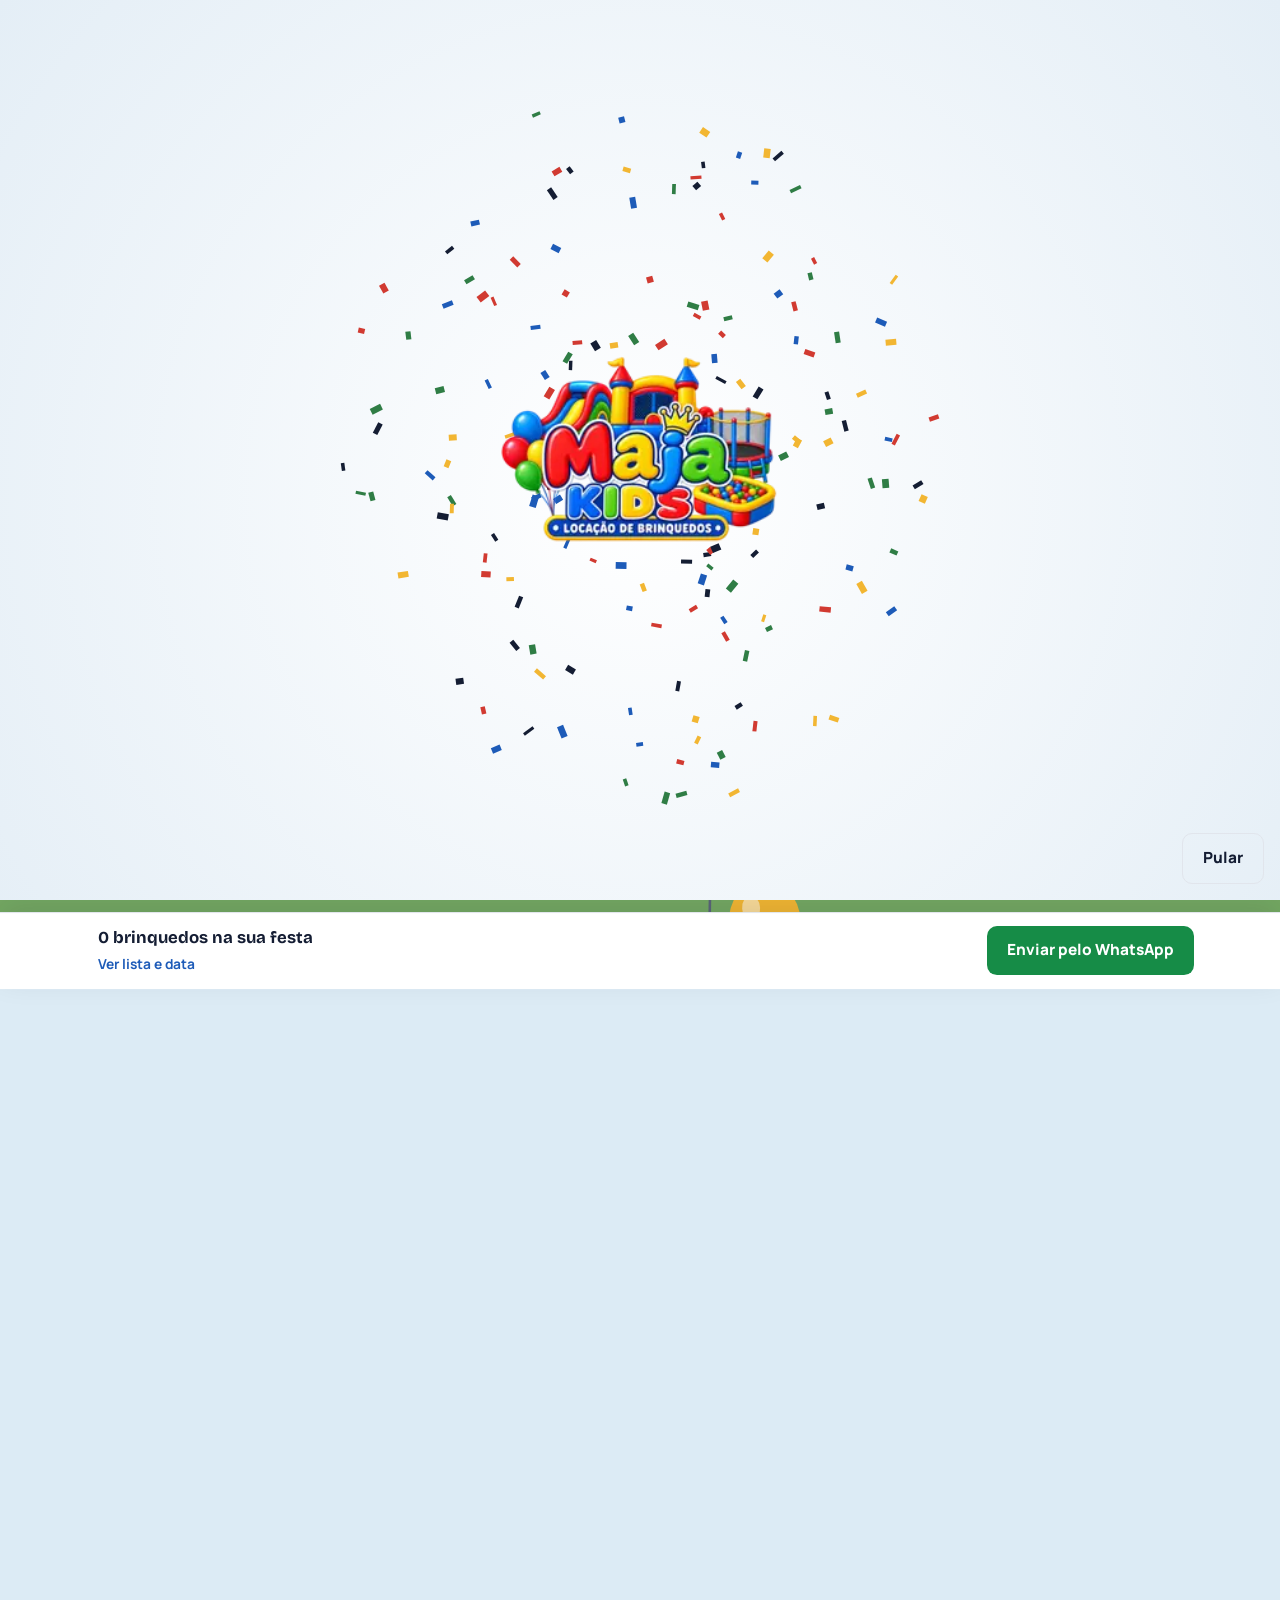
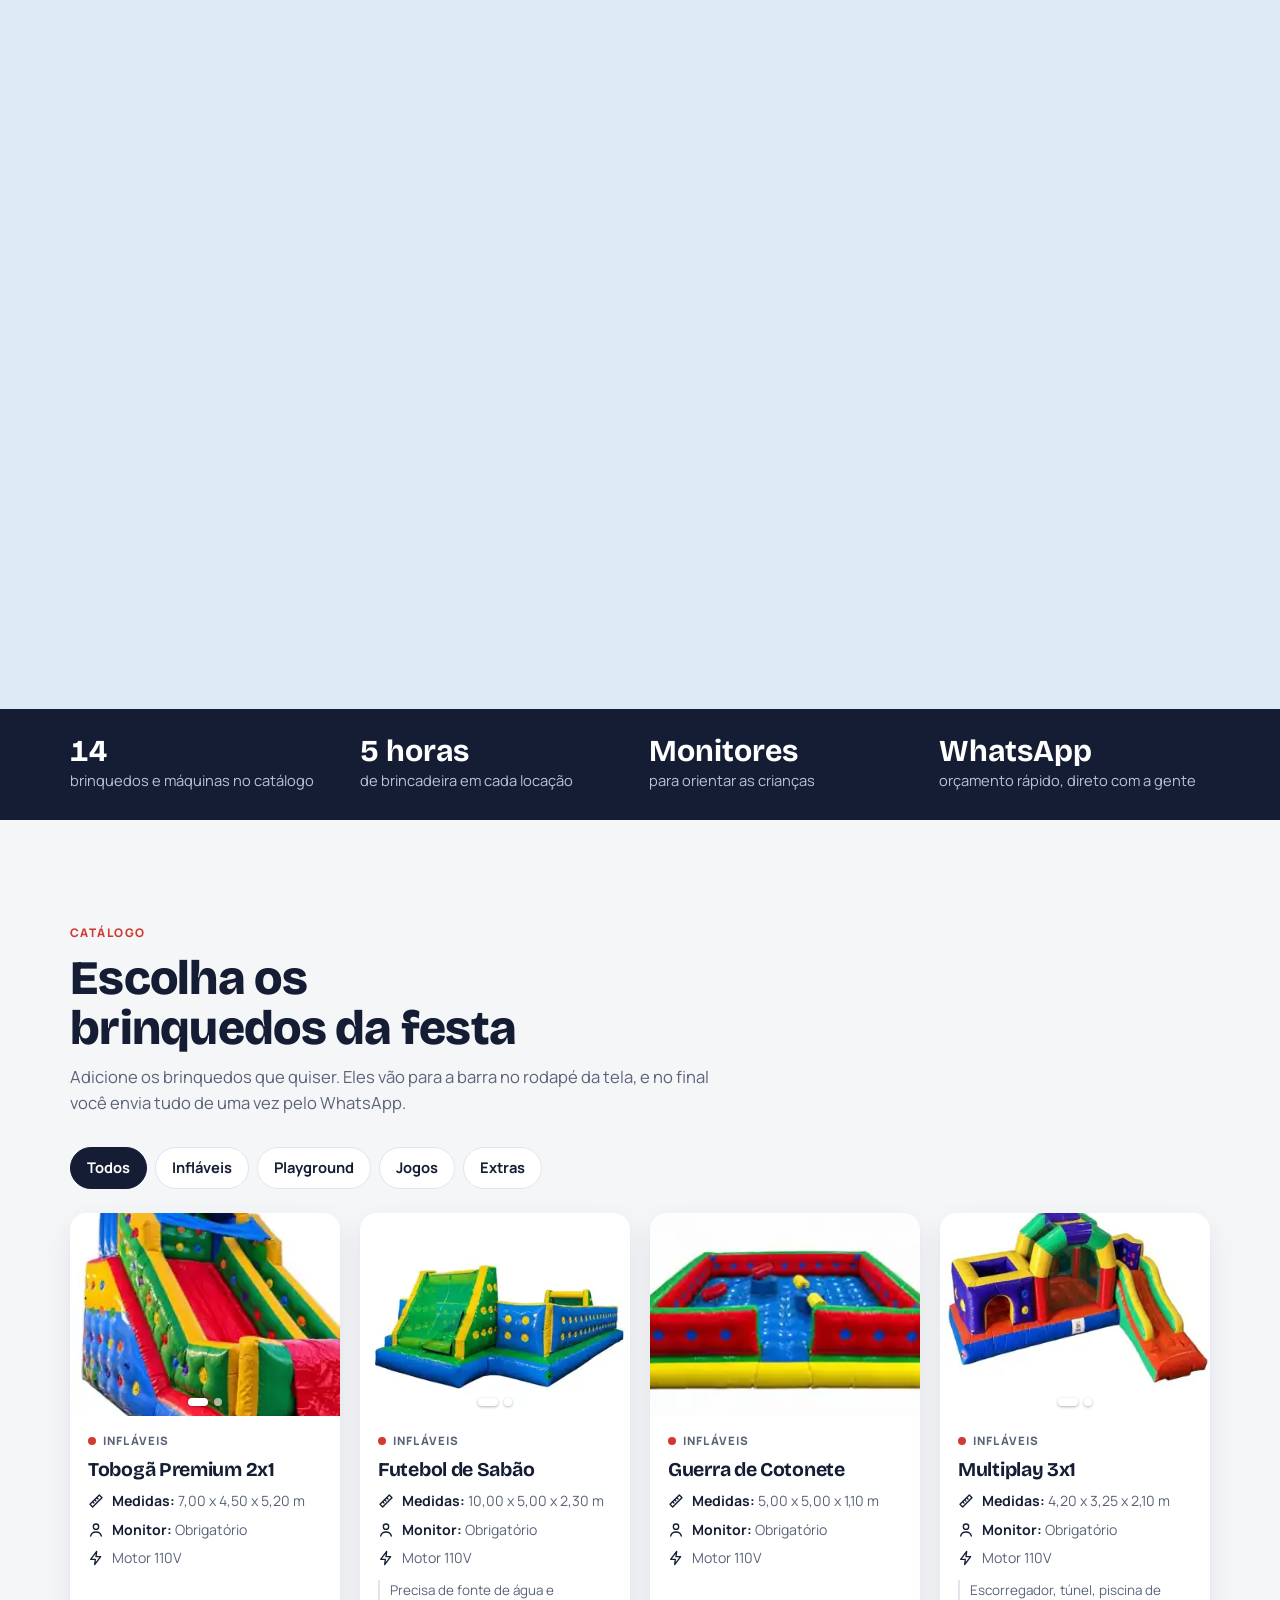
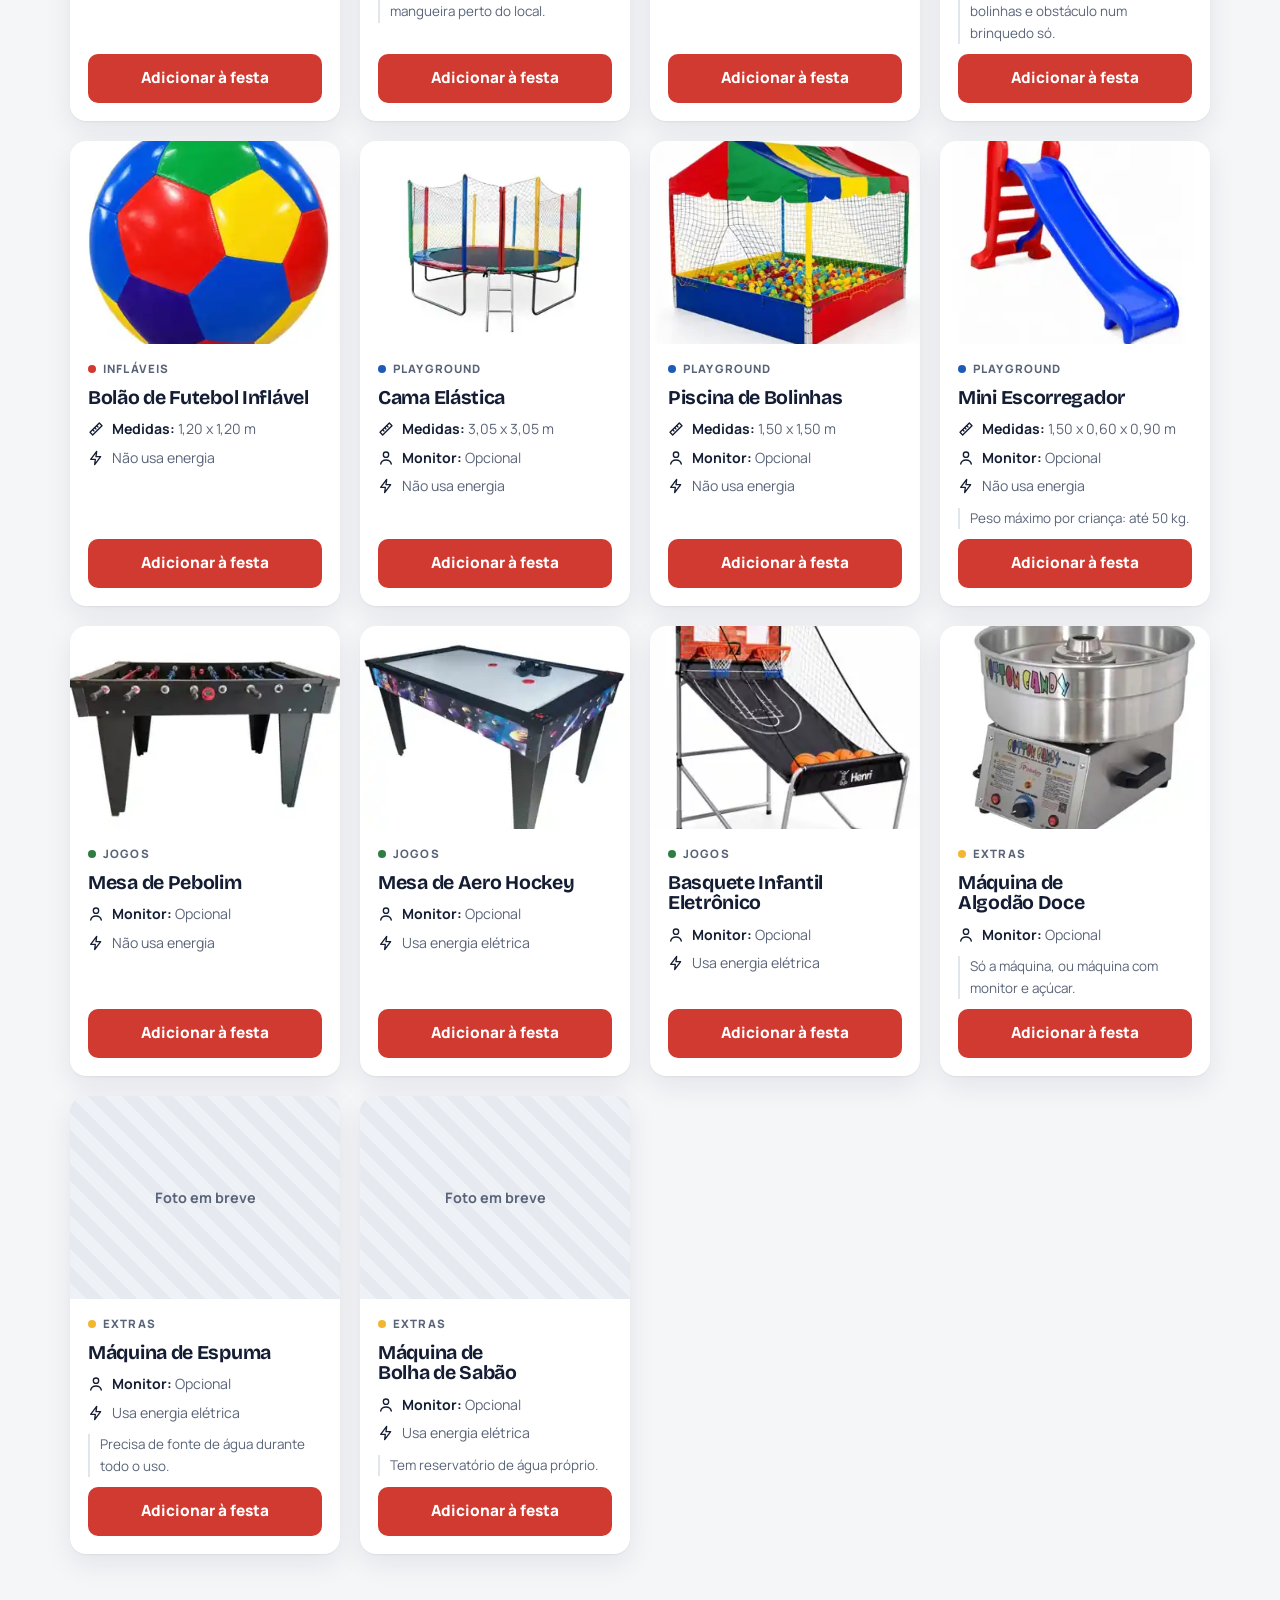
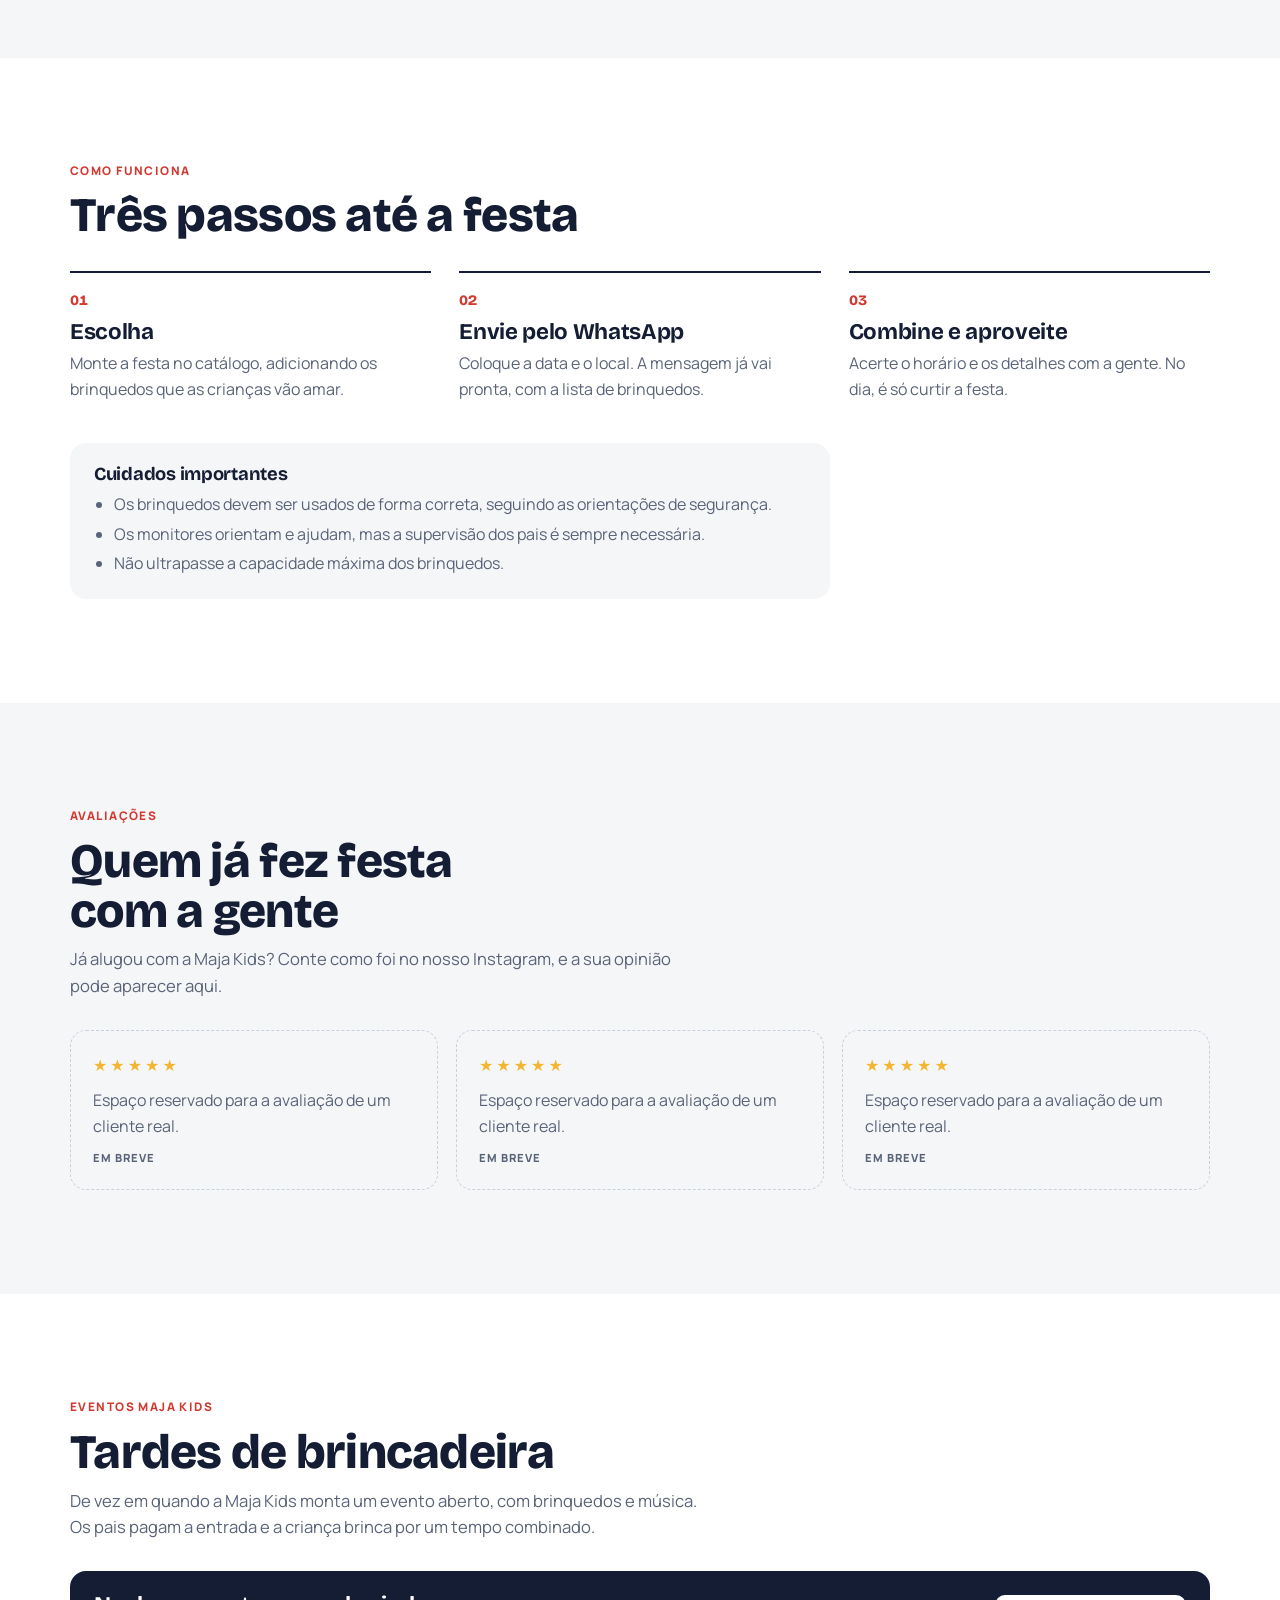
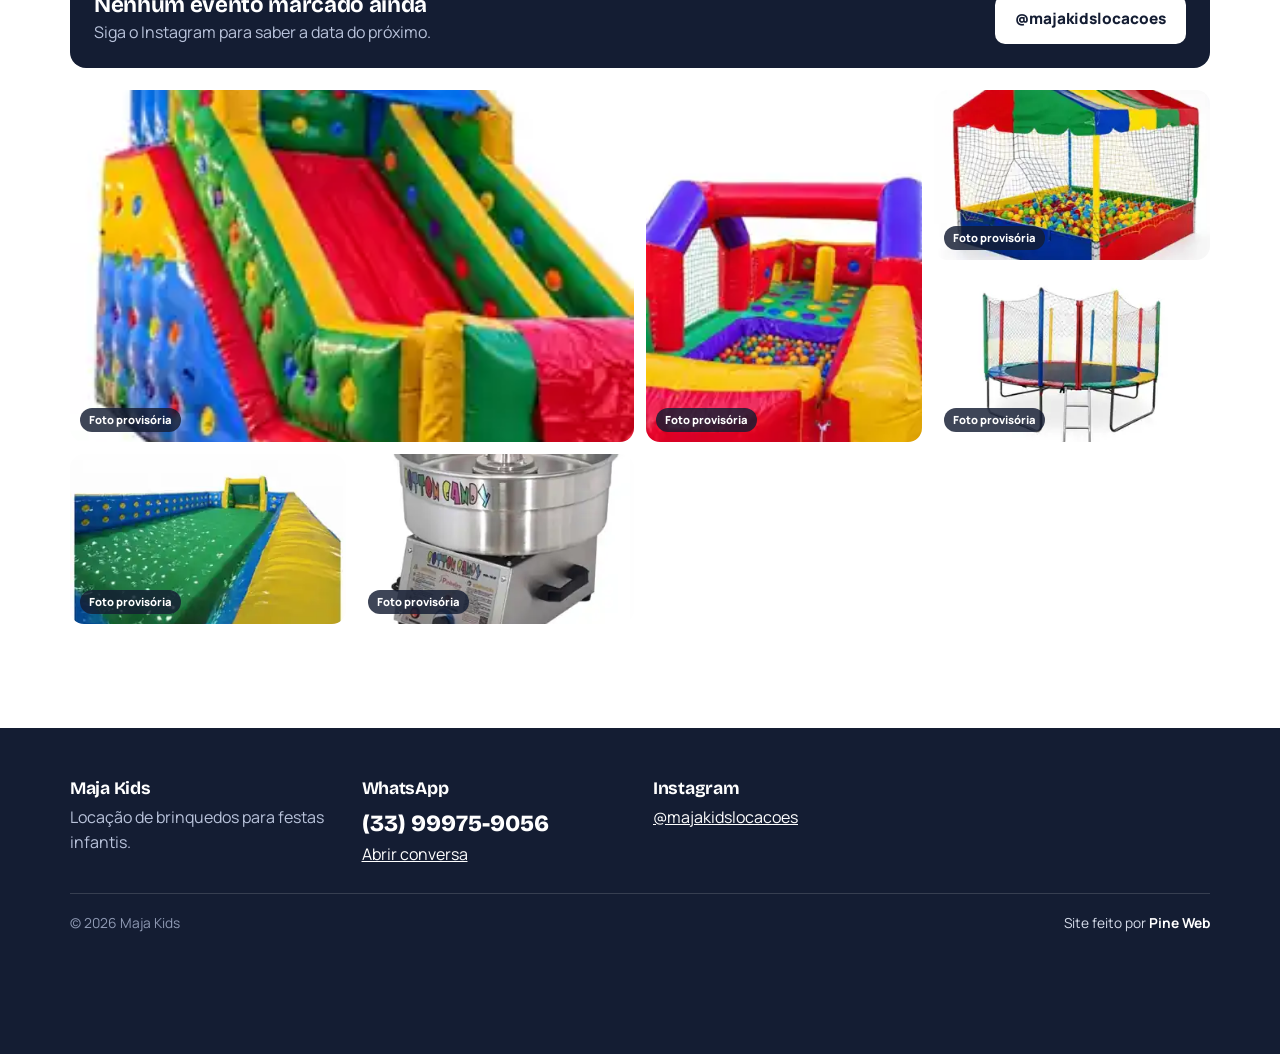
<file: index.html>
<!doctype html>
<html lang="pt-BR">
<head>
<meta charset="utf-8">
<meta name="viewport" content="width=device-width, initial-scale=1, viewport-fit=cover">
<meta property="og:title" content="Maja Kids | Locação de brinquedos para festas">
<meta property="og:description" content="Infláveis, cama elástica, piscina de bolinhas, jogos e máquinas de doces. Monte sua festa e envie pelo WhatsApp.">
<link rel="icon" type="image/webp" href="img/logo.webp">
<style>:root{padding-top:env(safe-area-inset-top,0px);padding-bottom:env(safe-area-inset-bottom,0px)}body{margin:0}img{max-width:100%}[hidden]{display:none!important}</style>
<title>Maja Kids</title>
<meta name="claude:viewport-fit-sides" content="cover">
<meta name="description" content="Locação de infláveis, cama elástica, piscina de bolinhas, jogos e máquinas de doces para festas infantis. Monte sua festa e envie pelo WhatsApp.">
<link rel="preconnect" href="https://fonts.googleapis.com">
<link rel="stylesheet" href="https://fonts.googleapis.com/css2?family=Bricolage+Grotesque:opsz,wght@12..96,600;12..96,700;12..96,800&family=Manrope:wght@400;500;700;800&display=swap">
<style>
/* Layout: quintal cinematográfico no scroll, depois catálogo com fotos em destaque,
   seções sóbrias e uma barra fixa no rodapé onde a festa é montada.
   Tema único e claro, de propósito: neutros frios, vermelho da marca só nas ações principais. */
:root {
  color-scheme: light;
  --fundo: #f5f6f8;
  --superficie: #ffffff;
  --tinta: #141d33;
  --tinta-suave: #5a6478;
  --linha: #e1e5ec;
  --acento: #d13a31;
  --acento-escuro: #a92a23;
  --azul: #1d5bb8;
  --amarelo: #f2b632;
  --verde: #2f7d45;
  --whats: #168c47;
  --whats-escuro: #10703a;
  --ceu: #dcebf5;
  --sombra: 0 1px 2px rgba(20,29,51,.06), 0 10px 28px rgba(20,29,51,.08);
  --f-titulo: "Bricolage Grotesque", "Avenir Next", "Segoe UI", system-ui, sans-serif;
  --f-texto: "Manrope", "Segoe UI", system-ui, -apple-system, sans-serif;
}
* { box-sizing: border-box; }
[hidden] { display: none !important; }
html { scroll-behavior: smooth; }
body { background: var(--fundo); color: var(--tinta); font-family: var(--f-texto); font-size: 16px; line-height: 1.6; overflow-x: hidden; }
body::before { content: ""; position: fixed; inset: 0 0 auto; height: env(safe-area-inset-top, 0px); z-index: 60; background: var(--superficie); }
h1, h2, h3 { font-family: var(--f-titulo); line-height: 1.05; margin: 0; text-wrap: balance; letter-spacing: -.015em; }
p { margin: 0; }
a { color: var(--azul); }
button { font: inherit; cursor: pointer; color: inherit; }
:focus-visible { outline: 2px solid var(--azul); outline-offset: 3px; border-radius: 6px; }
.faixa { padding-left: max(16px, env(safe-area-inset-left, 0px)); padding-right: max(16px, env(safe-area-inset-right, 0px)); }
.miolo { max-width: 1140px; margin: 0 auto; }
.olho { font-weight: 800; text-transform: uppercase; letter-spacing: .12em; font-size: .74rem; color: var(--acento); }

/* Botões */
.btn { display: inline-flex; align-items: center; justify-content: center; gap: 8px; border: 0; border-radius: 10px; padding: 12px 20px; font-weight: 800; font-size: .96rem; text-decoration: none; transition: background .15s, transform .15s, border-color .15s; }
.btn:active { transform: scale(.98); }
.btn.primario { background: var(--acento); color: #fff; }
.btn.primario:hover { background: var(--acento-escuro); }
.btn.whats { background: var(--whats); color: #fff; }
.btn.whats:hover { background: var(--whats-escuro); }
.btn.contorno { background: transparent; border: 1.5px solid var(--linha); color: var(--tinta); }
.btn.contorno:hover { border-color: var(--tinta-suave); }
.btn.claro { background: var(--superficie); color: var(--tinta); }

/* Topo */
.topo { position: sticky; top: env(safe-area-inset-top, 0px); z-index: 50; background: color-mix(in srgb, var(--superficie) 90%, transparent); backdrop-filter: blur(10px); border-bottom: 1px solid var(--linha); }
.topo .miolo { display: flex; align-items: center; justify-content: space-between; gap: 12px; padding-block: 8px; }
.topo img { height: 42px; width: auto; display: block; }
.topo nav { display: flex; align-items: center; gap: 22px; }
.topo nav a:not(.btn) { color: var(--tinta-suave); font-weight: 700; font-size: .92rem; text-decoration: none; }
.topo nav a:not(.btn):hover { color: var(--tinta); }
.topo nav .btn { padding: 9px 16px; font-size: .9rem; }
@media (max-width: 680px) { .topo nav a:not(.btn) { display: none; } }

/* Cena do quintal */
.cena { position: relative; height: 250vh; background: var(--ceu); }
.cena-palco { position: sticky; top: 0; height: 100vh; height: 100svh; overflow: hidden; background: #cfe4f2; }
.cena svg { position: absolute; inset: 0; width: 100%; height: 100%; display: block; }
.cena-texto { position: absolute; inset: 0 0 auto; z-index: 2; padding-top: clamp(80px, 12vh, 124px); }
.cena-texto .miolo { display: grid; gap: 12px; max-width: 1140px; }
.cena-texto h1 { font-size: clamp(2.4rem, 5.4vw, 4.4rem); font-weight: 800; max-width: 12ch; }
.cena-texto h1 em { font-style: normal; color: var(--acento); }
.cena-texto p { font-size: clamp(1rem, 1.6vw, 1.15rem); color: var(--tinta-suave); max-width: 42ch; font-weight: 500; }
.cena-botoes { display: flex; gap: 10px; flex-wrap: wrap; margin-top: 6px; }
.dica-scroll { display: inline-flex; align-items: center; gap: 10px; font-weight: 700; font-size: .85rem; color: var(--tinta-suave); margin-top: 6px; transition: opacity .3s; }
.dica-scroll i { width: 16px; height: 24px; border: 2px solid currentColor; border-radius: 10px; position: relative; }
.dica-scroll i::after { content: ""; position: absolute; left: 50%; top: 4px; width: 2px; height: 5px; margin-left: -1px; background: currentColor; border-radius: 2px; animation: rodinha 1.4s infinite; }
@keyframes rodinha { 60% { transform: translateY(7px); opacity: 0; } }
.cena-cta { position: absolute; left: 0; right: 0; bottom: clamp(26px, 6vh, 60px); z-index: 3; display: flex; flex-direction: column; align-items: center; gap: 12px; transform: translateY(30px); opacity: 0; pointer-events: none; transition: transform .6s cubic-bezier(.2,1.3,.4,1), opacity .4s; }
.cena-cta.visivel { transform: none; opacity: 1; pointer-events: auto; }
.cena-cta .btn { font-size: 1.12rem; padding: 15px 28px; box-shadow: 0 10px 24px rgba(209,58,49,.3); }
.fatos { display: flex; gap: 8px; flex-wrap: wrap; justify-content: center; padding-inline: 16px; }
.fatos span { background: rgba(255,255,255,.92); border-radius: 999px; padding: 5px 13px; font-weight: 700; font-size: .84rem; color: var(--tinta); }
@media (max-width: 640px) { .cena { height: 210vh; } .cena-texto h1 { max-width: none; } .cena-cta { bottom: auto; top: 46%; } }

/* Faixa de números */
.numeros { background: var(--tinta); color: #fff; }
.numeros .miolo { display: grid; grid-template-columns: repeat(auto-fit, minmax(190px, 1fr)); gap: 18px; padding-block: 26px; }
.numeros b { font-family: var(--f-titulo); font-size: 1.9rem; display: block; line-height: 1.1; font-variant-numeric: tabular-nums; }
.numeros span { color: #b9c3db; font-size: .92rem; }

/* Seções */
section.bloco { padding-block: clamp(60px, 9vw, 104px); }
.cabeca { display: grid; gap: 10px; margin-bottom: 30px; max-width: 640px; }
.cabeca h2 { font-size: clamp(2rem, 4.2vw, 3rem); font-weight: 800; }
.cabeca p { color: var(--tinta-suave); font-size: 1.04rem; }

/* Catálogo */
.filtros { display: flex; gap: 8px; flex-wrap: wrap; margin-bottom: 24px; }
.filtro { border: 1.5px solid var(--linha); background: var(--superficie); border-radius: 999px; padding: 8px 16px; font-weight: 700; font-size: .92rem; transition: border-color .15s, background .15s; }
.filtro:hover { border-color: var(--tinta-suave); }
.filtro[aria-pressed="true"] { background: var(--tinta); color: #fff; border-color: var(--tinta); }
.grade { display: grid; grid-template-columns: repeat(auto-fill, minmax(250px, 1fr)); gap: 20px; }
.cartao { background: var(--superficie); border-radius: 16px; overflow: hidden; box-shadow: var(--sombra); display: flex; flex-direction: column; min-width: 0; animation: surgir .55s cubic-bezier(.2,1.2,.4,1) both; animation-delay: calc(var(--i, 0) * 50ms); transition: transform .25s, box-shadow .25s; }
.cartao:hover { transform: translateY(-4px); box-shadow: 0 1px 2px rgba(20,29,51,.06), 0 18px 40px rgba(20,29,51,.13); }
@keyframes surgir { from { transform: translateY(22px) scale(.97); } to { transform: none; } }
.fotos { position: relative; aspect-ratio: 4 / 3; background: var(--linha); max-width: 100%; }
.trilho { display: flex; height: 100%; overflow-x: auto; scroll-snap-type: x mandatory; scrollbar-width: none; }
.trilho::-webkit-scrollbar { display: none; }
.trilho img { flex: 0 0 100%; width: 100%; height: 100%; object-fit: cover; scroll-snap-align: start; display: block; }
.sem-foto { flex: 0 0 100%; display: grid; place-items: center; color: var(--tinta-suave); font-weight: 700; font-size: .9rem; background: repeating-linear-gradient(45deg, #eef1f5 0 12px, #e6eaf0 12px 24px); }
.pontos { position: absolute; left: 0; right: 0; bottom: 10px; display: flex; justify-content: center; gap: 6px; }
.pontos button { width: 8px; height: 8px; border-radius: 50%; border: 0; padding: 0; background: rgba(255,255,255,.6); box-shadow: 0 1px 3px rgba(0,0,0,.3); transition: width .2s; }
.pontos button[aria-current="true"] { background: #fff; width: 20px; border-radius: 5px; }
.corpo { padding: 16px 18px 18px; display: flex; flex-direction: column; gap: 10px; flex: 1; }
.cat { font-size: .72rem; font-weight: 800; text-transform: uppercase; letter-spacing: .1em; color: var(--tinta-suave); display: flex; align-items: center; gap: 7px; }
.cat i { width: 8px; height: 8px; border-radius: 50%; background: var(--c); }
.cartao h3 { font-size: 1.22rem; }
.infos { list-style: none; margin: 0; padding: 0; display: grid; gap: 6px; font-size: .88rem; color: var(--tinta-suave); }
.infos li { display: flex; gap: 8px; align-items: flex-start; }
.infos svg { flex: 0 0 16px; width: 16px; height: 16px; margin-top: 3px; color: var(--tinta); }
.infos b { color: var(--tinta); font-weight: 700; }
.obs { font-size: .84rem; color: var(--tinta-suave); border-left: 2px solid var(--linha); padding-left: 10px; }
.add { margin-top: auto; width: 100%; }
.add[aria-pressed="true"] { background: var(--tinta); }

/* Como funciona */
#como-funciona { background: var(--superficie); }
.passos { list-style: none; margin: 0; padding: 0; display: grid; grid-template-columns: repeat(auto-fit, minmax(240px, 1fr)); gap: 28px; counter-reset: p; }
.passos li { display: grid; gap: 8px; align-content: start; border-top: 2px solid var(--tinta); padding-top: 16px; }
.passos .num { font-family: var(--f-titulo); font-weight: 800; font-size: .9rem; color: var(--acento); font-variant-numeric: tabular-nums; }
.passos h3 { font-size: 1.4rem; }
.passos p { color: var(--tinta-suave); }
.cuidados { margin-top: 40px; background: var(--fundo); border-radius: 16px; padding: 22px 24px; display: grid; gap: 8px; max-width: 760px; }
.cuidados h3 { font-size: 1.15rem; }
.cuidados ul { margin: 0; padding-left: 20px; color: var(--tinta-suave); display: grid; gap: 4px; }

/* Avaliações */
.avals { display: grid; grid-template-columns: repeat(auto-fit, minmax(240px, 1fr)); gap: 18px; }
.aval { border: 1.5px dashed #c9d1dd; border-radius: 16px; padding: 22px; display: grid; gap: 10px; }
.estrelas { color: var(--amarelo); letter-spacing: 3px; }
.aval p { color: var(--tinta-suave); }
.aval small { font-weight: 800; color: var(--tinta-suave); text-transform: uppercase; letter-spacing: .08em; font-size: .7rem; }

/* Eventos */
#eventos { background: var(--superficie); }
.proximo { display: flex; flex-wrap: wrap; gap: 16px 24px; align-items: center; justify-content: space-between; background: var(--tinta); color: #fff; border-radius: 16px; padding: 22px 24px; margin-bottom: 22px; }
.proximo h3 { font-size: 1.4rem; }
.proximo p { color: #b9c3db; margin-top: 4px; }
.mosaico { display: grid; grid-template-columns: repeat(4, 1fr); grid-auto-rows: 170px; gap: 12px; }
.mosaico button { position: relative; border: 0; padding: 0; border-radius: 14px; overflow: hidden; background: var(--linha); }
.mosaico img { width: 100%; height: 100%; object-fit: cover; display: block; transition: transform .5s; }
.mosaico button:hover img { transform: scale(1.05); }
.mosaico .g1 { grid-column: span 2; grid-row: span 2; }
.mosaico .g2 { grid-row: span 2; }
.mosaico .prov { position: absolute; left: 10px; bottom: 10px; background: rgba(20,29,51,.82); color: #fff; font-size: .7rem; font-weight: 800; padding: 3px 9px; border-radius: 999px; }
@media (max-width: 700px) { .mosaico { grid-template-columns: repeat(2, 1fr); grid-auto-rows: 130px; } .mosaico .g1 { grid-column: span 2; } }
.lupa { position: fixed; inset: 0; z-index: 90; background: rgba(10,15,30,.9); display: grid; place-items: center; padding: max(20px, env(safe-area-inset-top, 0px)) max(16px, env(safe-area-inset-right, 0px)) max(20px, env(safe-area-inset-bottom, 0px)) max(16px, env(safe-area-inset-left, 0px)); }
.lupa img { max-width: min(92vw, 680px); max-height: 80vh; border-radius: 14px; }
.lupa button { position: absolute; top: calc(14px + env(safe-area-inset-top, 0px)); right: calc(14px + env(safe-area-inset-right, 0px)); }

/* Rodapé */
footer { background: var(--tinta); color: #fff; padding-block: 52px calc(120px + env(safe-area-inset-bottom, 0px)); }
footer .miolo { display: grid; gap: 26px; grid-template-columns: repeat(auto-fit, minmax(220px, 1fr)); align-items: start; }
footer h3 { font-size: 1.1rem; margin-bottom: 6px; }
footer p { color: #b9c3db; }
footer a { color: #fff; }
.numero { font-family: var(--f-titulo); font-size: 1.45rem; font-weight: 800; color: #fff !important; user-select: all; }
.assinatura { grid-column: 1 / -1; border-top: 1px solid rgba(255,255,255,.15); padding-top: 18px; font-size: .86rem; color: #8f9ab4; display: flex; justify-content: space-between; flex-wrap: wrap; gap: 8px; }
.assinatura a { color: #d6dcea; text-decoration: none; }
.assinatura a:hover { color: #fff; }
.assinatura b { color: #fff; }

/* Barra fixa da festa */
.barra { position: fixed; left: 0; right: 0; bottom: 0; z-index: 70; background: var(--superficie); border-top: 1px solid var(--linha); box-shadow: 0 -10px 30px rgba(20,29,51,.1); padding-bottom: env(safe-area-inset-bottom, 0px); transition: transform .35s cubic-bezier(.2,.9,.3,1); }
.barra[data-vazia="true"] { transform: translateY(115%); }
.barra-linha { display: flex; align-items: center; gap: 12px; padding-block: 12px; }
.barra-linha .btn { white-space: nowrap; flex: 0 0 auto; }
.curto { display: none; }
@media (max-width: 480px) { .longo { display: none; } .curto { display: inline; } .miniaturas img:nth-child(n+4) { display: none; } }
.miniaturas { display: flex; }
.miniaturas img { width: 38px; height: 38px; border-radius: 50%; object-fit: cover; border: 2px solid var(--superficie); margin-left: -10px; box-shadow: 0 1px 3px rgba(0,0,0,.15); }
.miniaturas img:first-child { margin-left: 0; }
.miniaturas img.nova { animation: inflar .55s cubic-bezier(.3,1.8,.5,1) both; }
@keyframes inflar { 0% { transform: scale(.1); } 60% { transform: scale(1.18); } 100% { transform: none; } }
.resumo { flex: 1; min-width: 0; }
.resumo b { display: block; font-family: var(--f-titulo); font-size: 1.05rem; }
.resumo button { border: 0; background: none; padding: 0; color: var(--azul); font-weight: 700; font-size: .86rem; }
.barra.pulso { animation: pulso .45s; }
@keyframes pulso { 40% { box-shadow: 0 -10px 30px rgba(20,29,51,.1), inset 0 3px 0 var(--acento); } }
.detalhe { border-bottom: 1px solid var(--linha); max-height: min(55vh, 460px); overflow: auto; }
.detalhe .miolo { padding-block: 16px; display: grid; grid-template-columns: minmax(0, 1fr); gap: 14px; }
.lista { list-style: none; margin: 0; padding: 0; display: grid; gap: 10px; }
.lista li { display: flex; align-items: center; gap: 12px; }
.lista img { width: 44px; height: 44px; border-radius: 9px; object-fit: cover; flex: 0 0 auto; }
.lista span { flex: 1; font-weight: 700; min-width: 0; }
.tirar { border: 0; background: none; color: var(--tinta-suave); font-size: .82rem; font-weight: 700; text-decoration: underline; text-underline-offset: 3px; }
.campos { display: grid; grid-template-columns: repeat(auto-fit, minmax(200px, 1fr)); gap: 12px; max-width: 560px; }
.campo { display: grid; gap: 4px; }
.campo label { font-weight: 700; font-size: .84rem; }
.campo input { font: inherit; padding: 10px 12px; border-radius: 10px; border: 1.5px solid var(--linha); background: var(--superficie); color: var(--tinta); min-width: 0; }
.campo input:focus { outline: none; border-color: var(--azul); }
.nota { font-size: .8rem; color: var(--tinta-suave); }
.voador { position: fixed; z-index: 80; border-radius: 50%; object-fit: cover; pointer-events: none; box-shadow: 0 8px 20px rgba(0,0,0,.25); transition: transform .7s cubic-bezier(.5,-.25,.7,1), opacity .7s; }

/* Abertura */
.abertura { position: fixed; inset: 0; z-index: 100; background: radial-gradient(circle at 50% 55%, #ffffff, #e4eef6); display: grid; place-items: center; overflow: hidden; transition: opacity .6s; }
.abertura.sumindo { opacity: 0; pointer-events: none; }
.abertura canvas { position: absolute; inset: 0; width: 100%; height: 100%; }
.balao { position: absolute; left: 50%; bottom: -160px; width: 104px; height: 126px; margin-left: -52px; animation: subir 1.3s cubic-bezier(.25,.8,.35,1) forwards, crescer .5s 1.35s ease-in forwards; }
.balao::before { content: ""; position: absolute; inset: 0; border-radius: 50% 50% 48% 48% / 56% 56% 44% 44%; background: radial-gradient(circle at 34% 30%, rgba(255,255,255,.65) 0 8%, transparent 9%), var(--acento); box-shadow: inset -10px -14px 0 rgba(0,0,0,.12); }
.balao::after { content: ""; position: absolute; left: 50%; top: 100%; width: 1.5px; height: 120px; background: rgba(20,29,51,.35); }
@keyframes subir { to { bottom: calc(50% - 63px); } }
@keyframes crescer { to { transform: scale(2.5); } }
.abertura .logo { width: min(280px, 68vw); transform: scale(0); transition: transform .7s cubic-bezier(.3,1.6,.5,1); position: relative; z-index: 2; }
.abertura.estourou .logo { transform: scale(1); }
.abertura.estourou .balao { display: none; }
.pular { position: absolute; z-index: 3; right: calc(16px + env(safe-area-inset-right, 0px)); bottom: calc(16px + env(safe-area-inset-bottom, 0px)); }

@media (prefers-reduced-motion: reduce) {
  *, *::before, *::after { animation-duration: .01ms !important; animation-iteration-count: 1 !important; transition-duration: .01ms !important; }
  html { scroll-behavior: auto; }
  .cena { height: auto; }
  .cena-palco { position: relative; height: 640px; }
}
</style>
</head>
<body>
<header class="topo faixa">
  <div class="miolo">
    <a href="#inicio" aria-label="Maja Kids, início"><img src="img/logo.webp" alt="Maja Kids Locação de Brinquedos" width="220" height="147"></a>
    <nav aria-label="Seções">
      <a href="#catalogo">Brinquedos</a>
      <a href="#como-funciona">Como funciona</a>
      <a href="#eventos">Eventos</a>
      <a class="btn primario" href="#catalogo">Monte sua festa</a>
    </nav>
  </div>
</header>

<div class="cena" id="inicio">
  <div class="cena-palco">
    <svg id="palco-svg" viewBox="0 0 1200 700" preserveAspectRatio="xMidYMax slice" aria-hidden="true">
      <defs>
        <linearGradient id="g-ceu" x1="0" y1="0" x2="0" y2="1">
          <stop offset="0" stop-color="#cfe4f2"/><stop offset="1" stop-color="#f1f7fb"/>
        </linearGradient>
      </defs>
      <rect width="1200" height="700" fill="url(#g-ceu)"/>
      <circle cx="1040" cy="120" r="58" fill="#f4d58a"/>
      <circle cx="1040" cy="120" r="80" fill="#f4d58a" opacity=".25"/>
      <g class="nuvens" fill="#ffffff">
        <g id="nuvem1"><ellipse cx="190" cy="140" rx="70" ry="28"/><ellipse cx="240" cy="122" rx="50" ry="34"/><ellipse cx="150" cy="128" rx="38" ry="26"/></g>
        <g id="nuvem2" opacity=".85"><ellipse cx="760" cy="90" rx="60" ry="22"/><ellipse cx="800" cy="76" rx="40" ry="28"/></g>
      </g>
      <!-- cerca -->
      <g fill="#ffffff" stroke="#d3e3ee" stroke-width="2">
        <rect x="0" y="452" width="1200" height="14"/>
        <rect x="0" y="492" width="1200" height="14"/>
      </g>
      <g id="cerca" fill="#ffffff" stroke="#d3e3ee" stroke-width="2"></g>
      <!-- grama -->
      <path d="M0 540 Q300 510 600 528 T1200 520 V700 H0Z" fill="#86b874"/>
      <path d="M0 590 Q350 565 640 585 T1200 575 V700 H0Z" fill="#74a862"/>
      <!-- arvore -->
      <g transform="translate(110 360)">
        <rect x="-10" y="60" width="20" height="130" rx="8" fill="#9a6a3c"/>
        <circle cx="0" cy="40" r="70" fill="#5f9a5a"/><circle cx="-46" cy="70" r="46" fill="#6faa66"/><circle cx="48" cy="72" r="48" fill="#6faa66"/>
      </g>
      <!-- motor -->
      <g transform="translate(860 560)">
        <rect x="0" y="0" width="58" height="42" rx="10" fill="#141d33"/>
        <circle cx="29" cy="21" r="12" fill="#5a6478"/>
        <path d="M0 22 C-40 22 -50 10 -70 6" stroke="#141d33" stroke-width="12" fill="none" stroke-linecap="round"/>
      </g>
      <!-- castelo inflável -->
      <g id="castelo" style="transform-origin: 600px 600px">
        <rect x="420" y="520" width="360" height="80" rx="26" fill="#1d5bb8"/>
        <rect x="430" y="512" width="340" height="22" rx="11" fill="#f2b632"/>
        <rect x="452" y="360" width="296" height="160" rx="20" fill="#d13a31"/>
        <path d="M540 520 V440 a60 60 0 0 1 120 0 V520Z" fill="#f2b632"/>
        <path d="M556 520 V444 a44 44 0 0 1 88 0 V520Z" fill="#1d5bb8" opacity=".9"/>
        <g fill="#ffffff" opacity=".22"><rect x="470" y="372" width="10" height="130" rx="5"/><rect x="720" y="372" width="10" height="130" rx="5"/></g>
        <!-- torres -->
        <rect x="410" y="300" width="70" height="230" rx="28" fill="#1d5bb8"/>
        <rect x="720" y="300" width="70" height="230" rx="28" fill="#1d5bb8"/>
        <path d="M402 312 Q445 210 488 312Z" fill="#f2b632"/>
        <path d="M712 312 Q755 210 798 312Z" fill="#f2b632"/>
        <circle cx="445" cy="236" r="10" fill="#d13a31"/><circle cx="755" cy="236" r="10" fill="#d13a31"/>
        <g fill="#f2b632"><rect x="470" y="340" width="30" height="34" rx="12"/><rect x="530" y="340" width="30" height="34" rx="12"/><rect x="590" y="340" width="30" height="34" rx="12"/><rect x="650" y="340" width="30" height="34" rx="12"/><rect x="700" y="340" width="30" height="34" rx="12"/></g>
        <g fill="#ffffff" opacity=".35"><rect x="420" y="316" width="12" height="190" rx="6"/><rect x="730" y="316" width="12" height="190" rx="6"/></g>
      </g>
      <!-- crianças -->
      <g id="criancas">
        <g transform="translate(572 470)"><g class="kid"><circle cx="0" cy="-34" r="13" fill="#f2c094"/><path d="M-12 -38 a12 12 0 0 1 24 0 q-4 -9 -12 -8 q-8 -1 -12 8z" fill="#3b2a1e"/><rect x="-12" y="-21" width="24" height="28" rx="9" fill="#f2b632"/><path d="M-12 -14 L-26 -30 M12 -14 L26 -30" stroke="#f2c094" stroke-width="6" stroke-linecap="round"/><path d="M-6 7 L-9 26 M6 7 L9 26" stroke="#141d33" stroke-width="6" stroke-linecap="round"/></g></g>
        <g transform="translate(628 474)"><g class="kid"><circle cx="0" cy="-30" r="12" fill="#8d5a3b"/><path d="M-12 -32 q0 -16 12 -14 q12 -2 12 14 q-2 -8 -12 -9 q-10 1 -12 9z" fill="#1d130c"/><rect x="-11" y="-18" width="22" height="25" rx="8" fill="#86b874"/><path d="M-11 -12 L-22 2 M11 -12 L24 -24" stroke="#8d5a3b" stroke-width="6" stroke-linecap="round"/><path d="M-5 7 L-8 24 M5 7 L8 24" stroke="#1d5bb8" stroke-width="6" stroke-linecap="round"/></g></g>
        <g transform="translate(514 520)"><g class="kid"><circle cx="0" cy="-30" r="12" fill="#f6d2b0"/><path d="M-13 -28 q0 -18 13 -15 q13 -3 13 15 l-3 10 q-1 -16 -10 -16 q-9 0 -10 16z" fill="#c9792d"/><path d="M-12 -18 h24 l6 28 h-36z" fill="#d13a31"/><path d="M-10 -12 L-24 -26 M10 -12 L24 -26" stroke="#f6d2b0" stroke-width="6" stroke-linecap="round"/><path d="M-5 10 L-7 24 M5 10 L7 24" stroke="#f6d2b0" stroke-width="6" stroke-linecap="round"/></g></g>
      </g>
      <!-- balões -->
      <g id="baloes">
        <g class="bl" data-x="300"><path d="M0 0 C-8 60 10 110 0 170" stroke="#5a6478" stroke-width="2" fill="none"/><ellipse cx="0" cy="-34" rx="30" ry="36" fill="#d13a31"/><ellipse cx="-10" cy="-46" rx="7" ry="10" fill="#fff" opacity=".5"/></g>
        <g class="bl" data-x="350"><path d="M0 0 C8 60 -10 110 0 170" stroke="#5a6478" stroke-width="2" fill="none"/><ellipse cx="0" cy="-34" rx="28" ry="34" fill="#f2b632"/><ellipse cx="-10" cy="-46" rx="7" ry="10" fill="#fff" opacity=".5"/></g>
        <g class="bl" data-x="270"><path d="M0 0 C-6 60 6 110 0 170" stroke="#5a6478" stroke-width="2" fill="none"/><ellipse cx="0" cy="-34" rx="28" ry="34" fill="#1d5bb8"/><ellipse cx="-10" cy="-46" rx="7" ry="10" fill="#fff" opacity=".5"/></g>
        <g class="bl" data-x="910"><path d="M0 0 C-8 60 10 110 0 170" stroke="#5a6478" stroke-width="2" fill="none"/><ellipse cx="0" cy="-34" rx="30" ry="36" fill="#86b874"/><ellipse cx="-10" cy="-46" rx="7" ry="10" fill="#fff" opacity=".5"/></g>
        <g class="bl" data-x="960"><path d="M0 0 C8 60 -10 110 0 170" stroke="#5a6478" stroke-width="2" fill="none"/><ellipse cx="0" cy="-34" rx="28" ry="34" fill="#d13a31"/><ellipse cx="-10" cy="-46" rx="7" ry="10" fill="#fff" opacity=".5"/></g>
      </g>
    </svg>
    <div class="cena-texto faixa">
      <div class="miolo">
        <span class="olho">Locação de brinquedos para festas</span>
        <h1>Diversão que cabe <em>na sua festa.</em></h1>
        <p>Infláveis, cama elástica, piscina de bolinhas, jogos e máquinas de doces, com monitores para orientar as crianças.</p>
        <div class="dica-scroll" id="dica"><i aria-hidden="true"></i> Role para montar o quintal</div>
      </div>
    </div>
    <div class="cena-cta" id="cena-cta">
      <a class="btn primario" href="#catalogo">Monte sua festa</a>
      <div class="fatos"><span>5 horas de brincadeira</span><span>Monitores</span><span>Orçamento pelo WhatsApp</span></div>
    </div>
  </div>
</div>

<div class="numeros faixa">
  <div class="miolo">
    <div><b>14</b><span>brinquedos e máquinas no catálogo</span></div>
    <div><b>5 horas</b><span>de brincadeira em cada locação</span></div>
    <div><b>Monitores</b><span>para orientar as crianças</span></div>
    <div><b>WhatsApp</b><span>orçamento rápido, direto com a gente</span></div>
  </div>
</div>

<main>
  <section class="bloco faixa" id="catalogo">
    <div class="miolo">
      <div class="cabeca">
        <span class="olho">Catálogo</span>
        <h2>Escolha os brinquedos da festa</h2>
        <p>Adicione os brinquedos que quiser. Eles vão para a barra no rodapé da tela, e no final você envia tudo de uma vez pelo WhatsApp.</p>
      </div>
      <div class="filtros" id="filtros" role="group" aria-label="Filtrar por tipo de brinquedo"></div>
      <div class="grade" id="grade"></div>
    </div>
  </section>

  <section class="bloco faixa" id="como-funciona">
    <div class="miolo">
      <div class="cabeca">
        <span class="olho">Como funciona</span>
        <h2>Três passos até a festa</h2>
      </div>
      <ol class="passos">
        <li><span class="num">01</span><h3>Escolha</h3><p>Monte a festa no catálogo, adicionando os brinquedos que as crianças vão amar.</p></li>
        <li><span class="num">02</span><h3>Envie pelo WhatsApp</h3><p>Coloque a data e o local. A mensagem já vai pronta, com a lista de brinquedos.</p></li>
        <li><span class="num">03</span><h3>Combine e aproveite</h3><p>Acerte o horário e os detalhes com a gente. No dia, é só curtir a festa.</p></li>
      </ol>
      <div class="cuidados">
        <h3>Cuidados importantes</h3>
        <ul>
          <li>Os brinquedos devem ser usados de forma correta, seguindo as orientações de segurança.</li>
          <li>Os monitores orientam e ajudam, mas a supervisão dos pais é sempre necessária.</li>
          <li>Não ultrapasse a capacidade máxima dos brinquedos.</li>
        </ul>
      </div>
    </div>
  </section>

  <section class="bloco faixa" id="avaliacoes">
    <div class="miolo">
      <div class="cabeca">
        <span class="olho">Avaliações</span>
        <h2>Quem já fez festa com a gente</h2>
        <p>Já alugou com a Maja Kids? Conte como foi no nosso Instagram, e a sua opinião pode aparecer aqui.</p>
      </div>
      <div class="avals">
        <div class="aval"><div class="estrelas" aria-hidden="true">★★★★★</div><p>Espaço reservado para a avaliação de um cliente real.</p><small>Em breve</small></div>
        <div class="aval"><div class="estrelas" aria-hidden="true">★★★★★</div><p>Espaço reservado para a avaliação de um cliente real.</p><small>Em breve</small></div>
        <div class="aval"><div class="estrelas" aria-hidden="true">★★★★★</div><p>Espaço reservado para a avaliação de um cliente real.</p><small>Em breve</small></div>
      </div>
    </div>
  </section>

  <section class="bloco faixa" id="eventos">
    <div class="miolo">
      <div class="cabeca">
        <span class="olho">Eventos Maja Kids</span>
        <h2>Tardes de brincadeira</h2>
        <p>De vez em quando a Maja Kids monta um evento aberto, com brinquedos e música. Os pais pagam a entrada e a criança brinca por um tempo combinado.</p>
      </div>
      <div class="proximo">
        <div>
          <h3>Nenhum evento marcado ainda</h3>
          <p>Siga o Instagram para saber a data do próximo.</p>
        </div>
        <a class="btn claro" href="https://instagram.com/majakidslocacoes" target="_blank" rel="noopener">@majakidslocacoes</a>
      </div>
      <div class="mosaico" id="mosaico"></div>
    </div>
  </section>
</main>

<footer class="faixa">
  <div class="miolo">
    <div>
      <h3>Maja Kids</h3>
      <p>Locação de brinquedos para festas infantis.</p>
    </div>
    <div>
      <h3>WhatsApp</h3>
      <p class="numero">(33) 99975-9056</p>
      <p><a href="https://wa.me/5533999759056" target="_blank" rel="noopener">Abrir conversa</a></p>
    </div>
    <div>
      <h3>Instagram</h3>
      <p><a href="https://instagram.com/majakidslocacoes" target="_blank" rel="noopener">@majakidslocacoes</a></p>
    </div>
    <div class="assinatura">
      <span>© 2026 Maja Kids</span>
      <a href="https://pine-web-site.pages.dev" target="_blank" rel="noopener">Site feito por <b>Pine Web</b></a>
    </div>
  </div>
</footer>

<div class="barra" id="barra" data-vazia="true" aria-label="Minha festa">
  <div class="detalhe" id="detalhe" hidden>
    <div class="miolo faixa">
      <ul class="lista" id="lista"></ul>
      <div class="campos">
        <div class="campo"><label for="data-festa">Data da festa</label><input type="date" id="data-festa"></div>
        <div class="campo"><label for="local-festa">Bairro ou cidade</label><input type="text" id="local-festa" placeholder="Ex.: Centro" autocomplete="address-level2"></div>
      </div>
      <p class="nota">O botão abre o WhatsApp da Maja Kids, (33) 99975-9056, com a mensagem pronta. A reserva é confirmada na conversa.</p>
    </div>
  </div>
  <div class="miolo faixa">
    <div class="barra-linha">
      <div class="miniaturas" id="miniaturas"></div>
      <div class="resumo"><b id="texto-barra">Sua festa</b><button id="ver" aria-expanded="false" aria-controls="detalhe">Ver lista e data</button></div>
      <a class="btn whats" id="enviar" href="https://wa.me/5533999759056" target="_blank" rel="noopener"><span class="longo">Enviar pelo WhatsApp</span><span class="curto">Enviar</span></a>
    </div>
  </div>
</div>

<script>
(() => {
  const WHATSAPP = "5533999759056";
  const reduzir = matchMedia("(prefers-reduced-motion: reduce)").matches;
  const $ = id => document.getElementById(id);
  const CORES = { "Infláveis": "var(--acento)", "Playground": "var(--azul)", "Jogos": "var(--verde)", "Extras": "var(--amarelo)" };
  const brinquedos = [
    { id: "toboga", nome: "Tobogã Premium 2x1", cat: "Infláveis", fotos: ["toboga", "toboga-2"], medidas: "7,00 x 4,50 x 5,20 m", monitor: "Obrigatório", energia: "Motor 110V" },
    { id: "futebol-sabao", nome: "Futebol de Sabão", cat: "Infláveis", fotos: ["futebol-sabao", "futebol-sabao-2"], medidas: "10,00 x 5,00 x 2,30 m", monitor: "Obrigatório", energia: "Motor 110V", obs: "Precisa de fonte de água e mangueira perto do local." },
    { id: "guerra-cotonete", nome: "Guerra de Cotonete", cat: "Infláveis", fotos: ["guerra-cotonete"], medidas: "5,00 x 5,00 x 1,10 m", monitor: "Obrigatório", energia: "Motor 110V" },
    { id: "multiplay", nome: "Multiplay 3x1", cat: "Infláveis", fotos: ["multiplay", "multiplay-2"], medidas: "4,20 x 3,25 x 2,10 m", monitor: "Obrigatório", energia: "Motor 110V", obs: "Escorregador, túnel, piscina de bolinhas e obstáculo num brinquedo só." },
    { id: "bolao-futebol", nome: "Bolão de Futebol Inflável", cat: "Infláveis", fotos: ["bolao-futebol"], medidas: "1,20 x 1,20 m", energia: "Não usa energia" },
    { id: "cama-elastica", nome: "Cama Elástica", cat: "Playground", fotos: ["cama-elastica"], medidas: "3,05 x 3,05 m", monitor: "Opcional", energia: "Não usa energia" },
    { id: "piscina-bolinhas", nome: "Piscina de Bolinhas", cat: "Playground", fotos: ["piscina-bolinhas"], medidas: "1,50 x 1,50 m", monitor: "Opcional", energia: "Não usa energia" },
    { id: "mini-escorregador", nome: "Mini Escorregador", cat: "Playground", fotos: ["mini-escorregador"], medidas: "1,50 x 0,60 x 0,90 m", monitor: "Opcional", energia: "Não usa energia", obs: "Peso máximo por criança: até 50 kg." },
    { id: "pebolim", nome: "Mesa de Pebolim", cat: "Jogos", fotos: ["pebolim"], monitor: "Opcional", energia: "Não usa energia" },
    { id: "aero-hockey", nome: "Mesa de Aero Hockey", cat: "Jogos", fotos: ["aero-hockey"], monitor: "Opcional", energia: "Usa energia elétrica" },
    { id: "basquete", nome: "Basquete Infantil Eletrônico", cat: "Jogos", fotos: ["basquete"], monitor: "Opcional", energia: "Usa energia elétrica" },
    { id: "algodao-doce", nome: "Máquina de Algodão Doce", cat: "Extras", fotos: ["algodao-doce"], monitor: "Opcional", obs: "Só a máquina, ou máquina com monitor e açúcar." },
    { id: "maquina-espuma", nome: "Máquina de Espuma", cat: "Extras", fotos: [], monitor: "Opcional", energia: "Usa energia elétrica", obs: "Precisa de fonte de água durante todo o uso." },
    { id: "maquina-bolha", nome: "Máquina de Bolha de Sabão", cat: "Extras", fotos: [], monitor: "Opcional", energia: "Usa energia elétrica", obs: "Tem reservatório de água próprio." }
  ];
  const foto = f => "img/" + f + ".webp";
  const capa = b => b.fotos.length ? foto(b.fotos[0]) : "img/logo.webp";

  /* ===== Abertura: balão que estoura em confete ===== */
  let jaViu = false;
  try { jaViu = sessionStorage.getItem("maja-abertura") === "1"; } catch (e) {}
  if (!reduzir && !jaViu) {
    const ab = document.createElement("div");
    ab.className = "abertura";
    ab.innerHTML = '<canvas></canvas><div class="balao"></div><img class="logo" src="img/logo.webp" alt=""><button class="btn contorno pular">Pular</button>';
    document.body.appendChild(ab);
    const cv = ab.querySelector("canvas"), ctx = cv.getContext("2d");
    const dpr = Math.min(devicePixelRatio || 1, 2);
    cv.width = innerWidth * dpr; cv.height = innerHeight * dpr;
    const cores = ["#d13a31", "#f2b632", "#1d5bb8", "#2f7d45", "#141d33"];
    let rodando = true;
    const fechar = () => {
      if (!rodando) return; rodando = false;
      try { sessionStorage.setItem("maja-abertura", "1"); } catch (e) {}
      ab.classList.add("sumindo"); setTimeout(() => ab.remove(), 650);
    };
    ab.querySelector(".pular").addEventListener("click", fechar);
    setTimeout(() => {
      if (!rodando) return;
      ab.classList.add("estourou");
      const cx = cv.width / 2, cy = cv.height / 2, pedacos = [];
      for (let i = 0; i < 160; i++) {
        const a = Math.random() * Math.PI * 2, v = (4 + Math.random() * 10) * dpr;
        pedacos.push({ x: cx, y: cy, vx: Math.cos(a) * v, vy: Math.sin(a) * v - 4 * dpr, r: Math.random() * 6, vr: (Math.random() - .5) * .4, w: (6 + Math.random() * 6) * dpr, h: (3 + Math.random() * 4) * dpr, c: cores[i % cores.length] });
      }
      const t0 = performance.now();
      const quadro = t => {
        ctx.clearRect(0, 0, cv.width, cv.height);
        pedacos.forEach(p => {
          p.vy += .3 * dpr; p.vx *= .985; p.x += p.vx; p.y += p.vy; p.r += p.vr;
          ctx.save(); ctx.translate(p.x, p.y); ctx.rotate(p.r); ctx.fillStyle = p.c; ctx.fillRect(-p.w / 2, -p.h / 2, p.w, p.h); ctx.restore();
        });
        if (t - t0 < 2400) requestAnimationFrame(quadro);
      };
      requestAnimationFrame(quadro);
      setTimeout(fechar, 1700);
    }, 1850);
  }

  /* ===== Cena do quintal ===== */
  const cerca = $("cerca");
  for (let x = 6; x < 1200; x += 40) {
    const r = document.createElementNS("http://www.w3.org/2000/svg", "path");
    r.setAttribute("d", `M${x} 545 V440 l12 -14 l12 14 V545Z`);
    cerca.appendChild(r);
  }
  const castelo = $("castelo"), baloes = [...document.querySelectorAll(".bl")], kids = [...document.querySelectorAll(".kid")];
  const nuvem1 = $("nuvem1"), nuvem2 = $("nuvem2");
  const cena = document.querySelector(".cena"), cta = $("cena-cta"), dica = $("dica");
  const svg = $("palco-svg"), xLargo = [660, 705, 630, 1060, 1110], xEstreito = [400, 445, 375, 805, 840];
  const foco = document.createElementNS("http://www.w3.org/2000/svg", "g");
  castelo.parentNode.insertBefore(foco, castelo);
  [document.querySelector('#palco-svg g[transform="translate(860 560)"]'), castelo, $("criancas")].forEach(el => el && foco.appendChild(el));
  const lim = (v, a = 0, b = 1) => Math.min(b, Math.max(a, v));
  const fase = (p, a, b) => lim((p - a) / (b - a));
  const mola = t => t === 0 ? 0 : t === 1 ? 1 : Math.pow(2, -9 * t) * Math.sin((t * 10 - .75) * (2 * Math.PI) / 3.2) + 1;
  let alvo = 0, atual = 0;
  function enquadrar() {
    const estreito = innerWidth / innerHeight < .8;
    svg.setAttribute("viewBox", estreito ? "340 0 520 700" : "0 0 1200 700");
    svg.setAttribute("preserveAspectRatio", estreito ? "xMidYMax meet" : "xMidYMax slice");
    baloes.forEach((b, i) => b.dataset.x = estreito ? xEstreito[i] : xLargo[i]);
    foco.setAttribute("transform", estreito ? "" : "translate(200 0)");
  }
  function desenhar(p, t) {
    const inf = fase(p, .02, .42);
    const sy = .06 + .94 * mola(inf), sx = .55 + .45 * Math.min(1, inf * 1.4);
    castelo.style.transform = `scale(${sx.toFixed(4)}, ${sy.toFixed(4)})`;
    baloes.forEach((b, i) => {
      const s = fase(p, .3 + i * .05, .62 + i * .05);
      const x = +b.dataset.x + Math.sin(t / 900 + i) * 6;
      const y = 760 - s * (420 - i * 26) + Math.sin(t / 700 + i * 2) * 5;
      b.setAttribute("transform", `translate(${x.toFixed(1)} ${y.toFixed(1)}) rotate(${(Math.sin(t / 1100 + i) * 4).toFixed(2)})`);
    });
    kids.forEach((k, i) => {
      const s = fase(p, .55 + i * .07, .7 + i * .07);
      const pulo = s >= 1 ? Math.abs(Math.sin(t / 260 + i * 1.3)) * 20 : 0;
      k.style.opacity = s;
      k.style.transform = `translateY(${(-pulo + (1 - s) * 30).toFixed(1)}px)`;
    });
    nuvem1.setAttribute("transform", `translate(${((t / 60) % 1500) - 200} 0)`);
    nuvem2.setAttribute("transform", `translate(${-((t / 90) % 1400) + 300} 0)`);
    cta.classList.toggle("visivel", p > .82);
    dica.style.opacity = p > .08 ? 0 : 1;
  }
  function lerScroll() {
    if (reduzir) { alvo = 1; return; }
    const r = cena.getBoundingClientRect();
    alvo = lim(-r.top / Math.max(1, r.height - innerHeight));
  }
  function loop(t) {
    atual += (alvo - atual) * .14;
    if (Math.abs(alvo - atual) < .0005) atual = alvo;
    desenhar(atual, t);
    requestAnimationFrame(loop);
  }
  enquadrar();
  addEventListener("resize", () => { enquadrar(); lerScroll(); });
  addEventListener("scroll", lerScroll, { passive: true });
  lerScroll();
  if (reduzir) desenhar(1, 0); else requestAnimationFrame(loop);

  /* ===== Catálogo ===== */
  const ICONES = {
    medidas: '<svg viewBox="0 0 24 24" fill="none" stroke="currentColor" stroke-width="2" stroke-linecap="round" stroke-linejoin="round"><path d="M3 17 17 3l4 4L7 21z"/><path d="m7 13 2 2M10 10l2 2M13 7l2 2"/></svg>',
    monitor: '<svg viewBox="0 0 24 24" fill="none" stroke="currentColor" stroke-width="2" stroke-linecap="round" stroke-linejoin="round"><circle cx="12" cy="7" r="4"/><path d="M4 21c1-4 4-6 8-6s7 2 8 6"/></svg>',
    energia: '<svg viewBox="0 0 24 24" fill="none" stroke="currentColor" stroke-width="2" stroke-linecap="round" stroke-linejoin="round"><path d="M13 2 4 14h7l-1 8 9-12h-7z"/></svg>'
  };
  const categorias = ["Todos", "Infláveis", "Playground", "Jogos", "Extras"];
  let catAtual = "Todos";
  const festa = new Set();
  try { JSON.parse(localStorage.getItem("maja-festa") || "[]").forEach(id => { if (brinquedos.some(b => b.id === id)) festa.add(id); }); } catch (e) {}

  function montarFiltros() {
    $("filtros").replaceChildren(...categorias.map(c => {
      const bt = document.createElement("button");
      bt.className = "filtro"; bt.textContent = c;
      bt.setAttribute("aria-pressed", c === catAtual);
      bt.addEventListener("click", () => { catAtual = c; montarFiltros(); montarGrade(); });
      return bt;
    }));
  }

  function cartao(b, i) {
    const art = document.createElement("article");
    art.className = "cartao"; art.style.setProperty("--i", i);
    const fotosHtml = b.fotos.length
      ? b.fotos.map((f, j) => `<img src="${foto(f)}" alt="${b.nome}${b.fotos.length > 1 ? " - foto " + (j + 1) : ""}" loading="lazy">`).join("")
      : `<div class="sem-foto">Foto em breve</div>`;
    const pontos = b.fotos.length > 1 ? `<div class="pontos">${b.fotos.map((_, j) => `<button aria-label="Ver foto ${j + 1}" ${j === 0 ? 'aria-current="true"' : ""}></button>`).join("")}</div>` : "";
    const info = [];
    if (b.medidas) info.push(`<li>${ICONES.medidas}<span><b>Medidas:</b> ${b.medidas}</span></li>`);
    if (b.monitor) info.push(`<li>${ICONES.monitor}<span><b>Monitor:</b> ${b.monitor}</span></li>`);
    if (b.energia) info.push(`<li>${ICONES.energia}<span>${b.energia}</span></li>`);
    art.innerHTML = `
      <div class="fotos"><div class="trilho">${fotosHtml}</div>${pontos}</div>
      <div class="corpo">
        <span class="cat" style="--c:${CORES[b.cat]}"><i></i>${b.cat}</span>
        <h3>${b.nome}</h3>
        <ul class="infos">${info.join("")}</ul>
        ${b.obs ? `<p class="obs">${b.obs}</p>` : ""}
        <button class="btn primario add" data-id="${b.id}"></button>
      </div>`;
    const trilho = art.querySelector(".trilho");
    const bolinhas = [...art.querySelectorAll(".pontos button")];
    bolinhas.forEach((bt, j) => bt.addEventListener("click", () => trilho.scrollTo({ left: trilho.clientWidth * j, behavior: "smooth" })));
    trilho.addEventListener("scroll", () => {
      const j = Math.round(trilho.scrollLeft / Math.max(1, trilho.clientWidth));
      bolinhas.forEach((bt, k) => bt.setAttribute("aria-current", k === j));
    }, { passive: true });
    art.querySelector(".add").addEventListener("click", () => {
      if (festa.has(b.id)) { festa.delete(b.id); atualizar(); return; }
      festa.add(b.id); marcarBotoes();
      const barraVazia = $("barra").dataset.vazia === "true";
      $("barra").dataset.vazia = "false";
      setTimeout(() => voar(art.querySelector(".trilho img"), () => atualizar(b.id)), barraVazia ? 260 : 0);
    });
    return art;
  }
  function montarGrade() {
    $("grade").replaceChildren(...brinquedos.filter(b => catAtual === "Todos" || b.cat === catAtual).map(cartao));
    marcarBotoes();
  }
  function marcarBotoes() {
    document.querySelectorAll(".add").forEach(bt => {
      const tem = festa.has(bt.dataset.id);
      bt.setAttribute("aria-pressed", tem);
      bt.textContent = tem ? "Na sua festa ✓" : "Adicionar à festa";
    });
  }

  /* ===== Brinquedo voando até a barra ===== */
  function voar(img, fim) {
    if (!img || reduzir) { fim(); return; }
    const o = img.getBoundingClientRect();
    if (o.bottom < 0 || o.top > innerHeight) { fim(); return; }
    const d = $("miniaturas").getBoundingClientRect();
    const alvoX = d.right > 0 ? d.right + 14 : 40, alvoY = d.top ? d.top + 19 : innerHeight - 40;
    const v = document.createElement("img");
    v.src = img.src; v.className = "voador"; v.alt = "";
    const tam = Math.min(o.width, 110);
    Object.assign(v.style, { width: tam + "px", height: tam + "px", left: (o.left + o.width / 2 - tam / 2) + "px", top: (o.top + o.height / 2 - tam / 2) + "px" });
    document.body.appendChild(v);
    const dx = alvoX - (o.left + o.width / 2), dy = alvoY - (o.top + o.height / 2);
    requestAnimationFrame(() => requestAnimationFrame(() => { v.style.transform = `translate(${dx}px, ${dy}px) scale(.3)`; v.style.opacity = ".7"; }));
    setTimeout(() => { v.remove(); fim(); }, 720);
  }

  /* ===== Barra da festa ===== */
  function atualizar(novo) {
    try { localStorage.setItem("maja-festa", JSON.stringify([...festa])); } catch (e) {}
    const lista = brinquedos.filter(b => festa.has(b.id));
    const n = lista.length;
    marcarBotoes();
    $("barra").dataset.vazia = n === 0;
    if (n === 0) { $("detalhe").hidden = true; $("ver").setAttribute("aria-expanded", false); $("ver").textContent = "Ver lista e data"; }
    $("texto-barra").textContent = n === 1 ? "1 brinquedo na sua festa" : `${n} brinquedos na sua festa`;
    $("miniaturas").replaceChildren(...lista.slice(-5).map(b => {
      const i = document.createElement("img"); i.src = capa(b); i.alt = "";
      if (b.id === novo) i.className = "nova";
      return i;
    }));
    if (novo) { const br = $("barra"); br.classList.remove("pulso"); void br.offsetWidth; br.classList.add("pulso"); }
    $("lista").replaceChildren(...lista.map(b => {
      const li = document.createElement("li");
      li.innerHTML = `<img src="${capa(b)}" alt=""><span>${b.nome}</span><button class="tirar">Remover</button>`;
      li.querySelector(".tirar").addEventListener("click", () => { festa.delete(b.id); atualizar(); });
      return li;
    }));
    atualizarLink();
  }
  function atualizarLink() {
    const lista = brinquedos.filter(b => festa.has(b.id));
    const data = $("data-festa").value, local = $("local-festa").value.trim();
    let msg = "Olá, Maja Kids! Quero montar minha festa.";
    if (data) { const [a, m, d] = data.split("-"); msg += `\nData: ${d}/${m}/${a}`; }
    if (local) msg += `\nLocal: ${local}`;
    if (lista.length) msg += "\nBrinquedos:\n" + lista.map(b => "- " + b.nome).join("\n");
    msg += "\nPode me passar o orçamento?";
    $("enviar").href = `https://wa.me/${WHATSAPP}?text=${encodeURIComponent(msg)}`;
  }
  ["data-festa", "local-festa"].forEach(id => $(id).addEventListener("input", atualizarLink));
  $("data-festa").min = new Date().toISOString().slice(0, 10);
  $("ver").addEventListener("click", () => {
    const d = $("detalhe"), abrir = d.hidden;
    d.hidden = !abrir; $("ver").setAttribute("aria-expanded", abrir);
    $("ver").textContent = abrir ? "Esconder" : "Ver lista e data";
  });

  /* ===== Eventos: mosaico e lupa ===== */
  const galeria = [["toboga", "g1"], ["multiplay-2", "g2"], ["piscina-bolinhas", ""], ["cama-elastica", ""], ["futebol-sabao-2", ""], ["algodao-doce", ""]];
  $("mosaico").replaceChildren(...galeria.map(([f, c]) => {
    const bt = document.createElement("button");
    bt.className = c; bt.setAttribute("aria-label", "Ampliar foto");
    bt.innerHTML = `<img src="${foto(f)}" alt="" loading="lazy"><span class="prov">Foto provisória</span>`;
    bt.addEventListener("click", () => abrirLupa(foto(f)));
    return bt;
  }));
  let lupa = null;
  function abrirLupa(src) {
    lupa = document.createElement("div"); lupa.className = "lupa";
    lupa.innerHTML = `<img src="${src}" alt="Foto ampliada"><button class="btn claro">Fechar</button>`;
    lupa.addEventListener("click", e => { if (e.target === lupa || e.target.tagName === "BUTTON") fecharLupa(); });
    document.body.appendChild(lupa); lupa.querySelector("button").focus();
  }
  function fecharLupa() { if (lupa) { lupa.remove(); lupa = null; } }
  document.addEventListener("keydown", e => { if (e.key === "Escape") fecharLupa(); });

  montarFiltros(); montarGrade(); atualizar();
})();
</script>

</body>
</html>
</file>
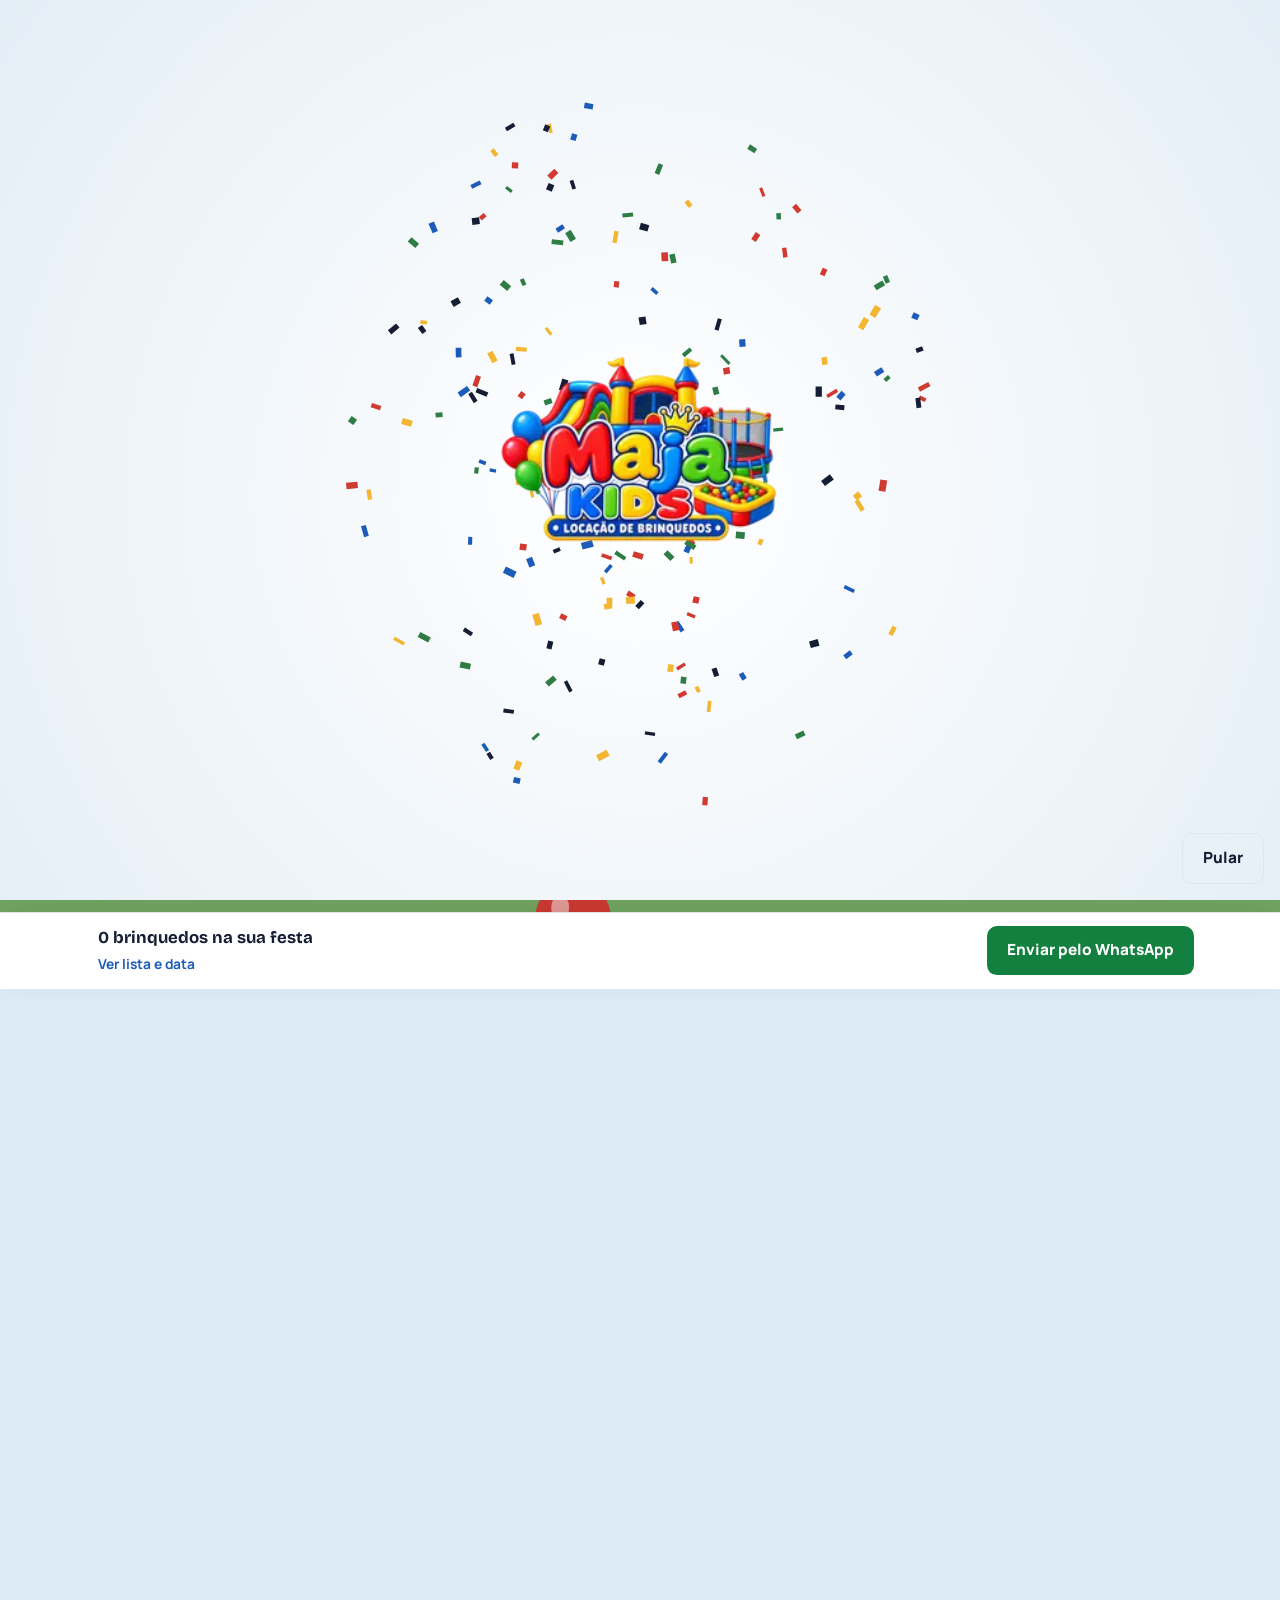
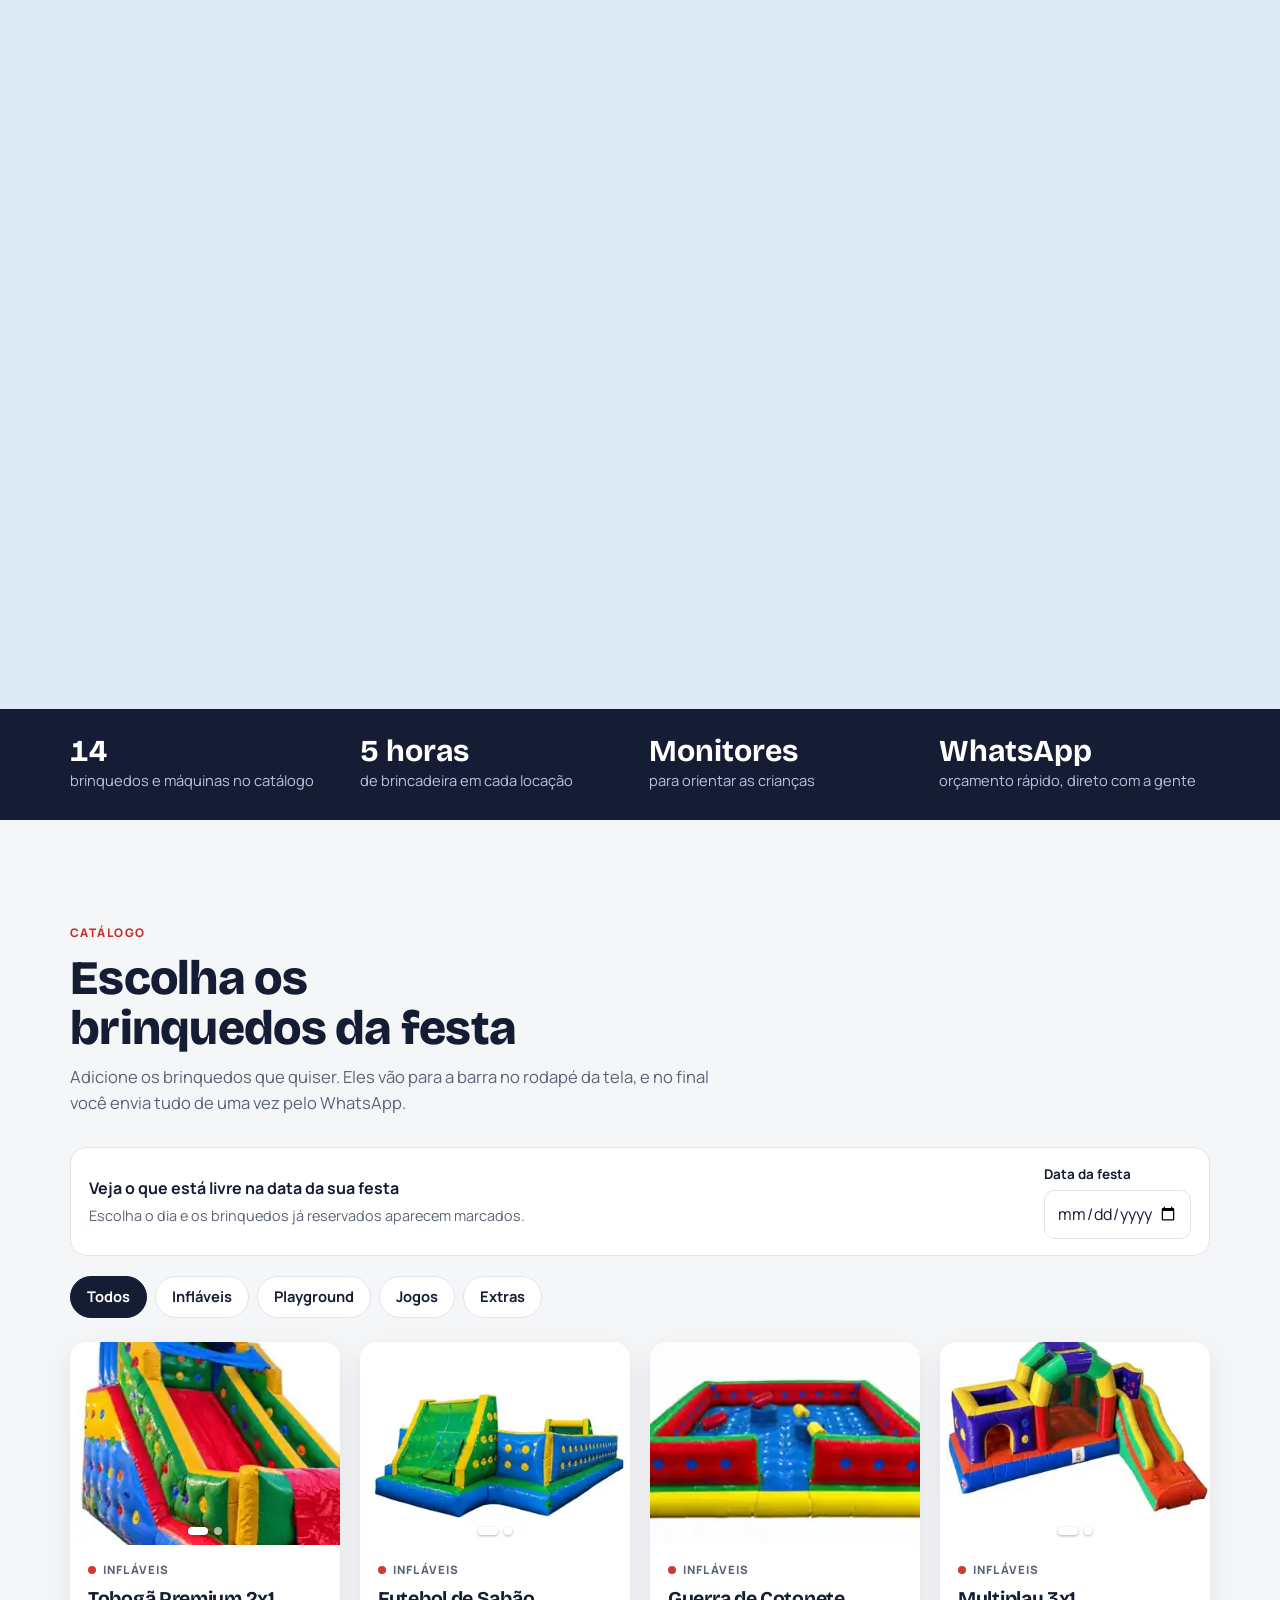
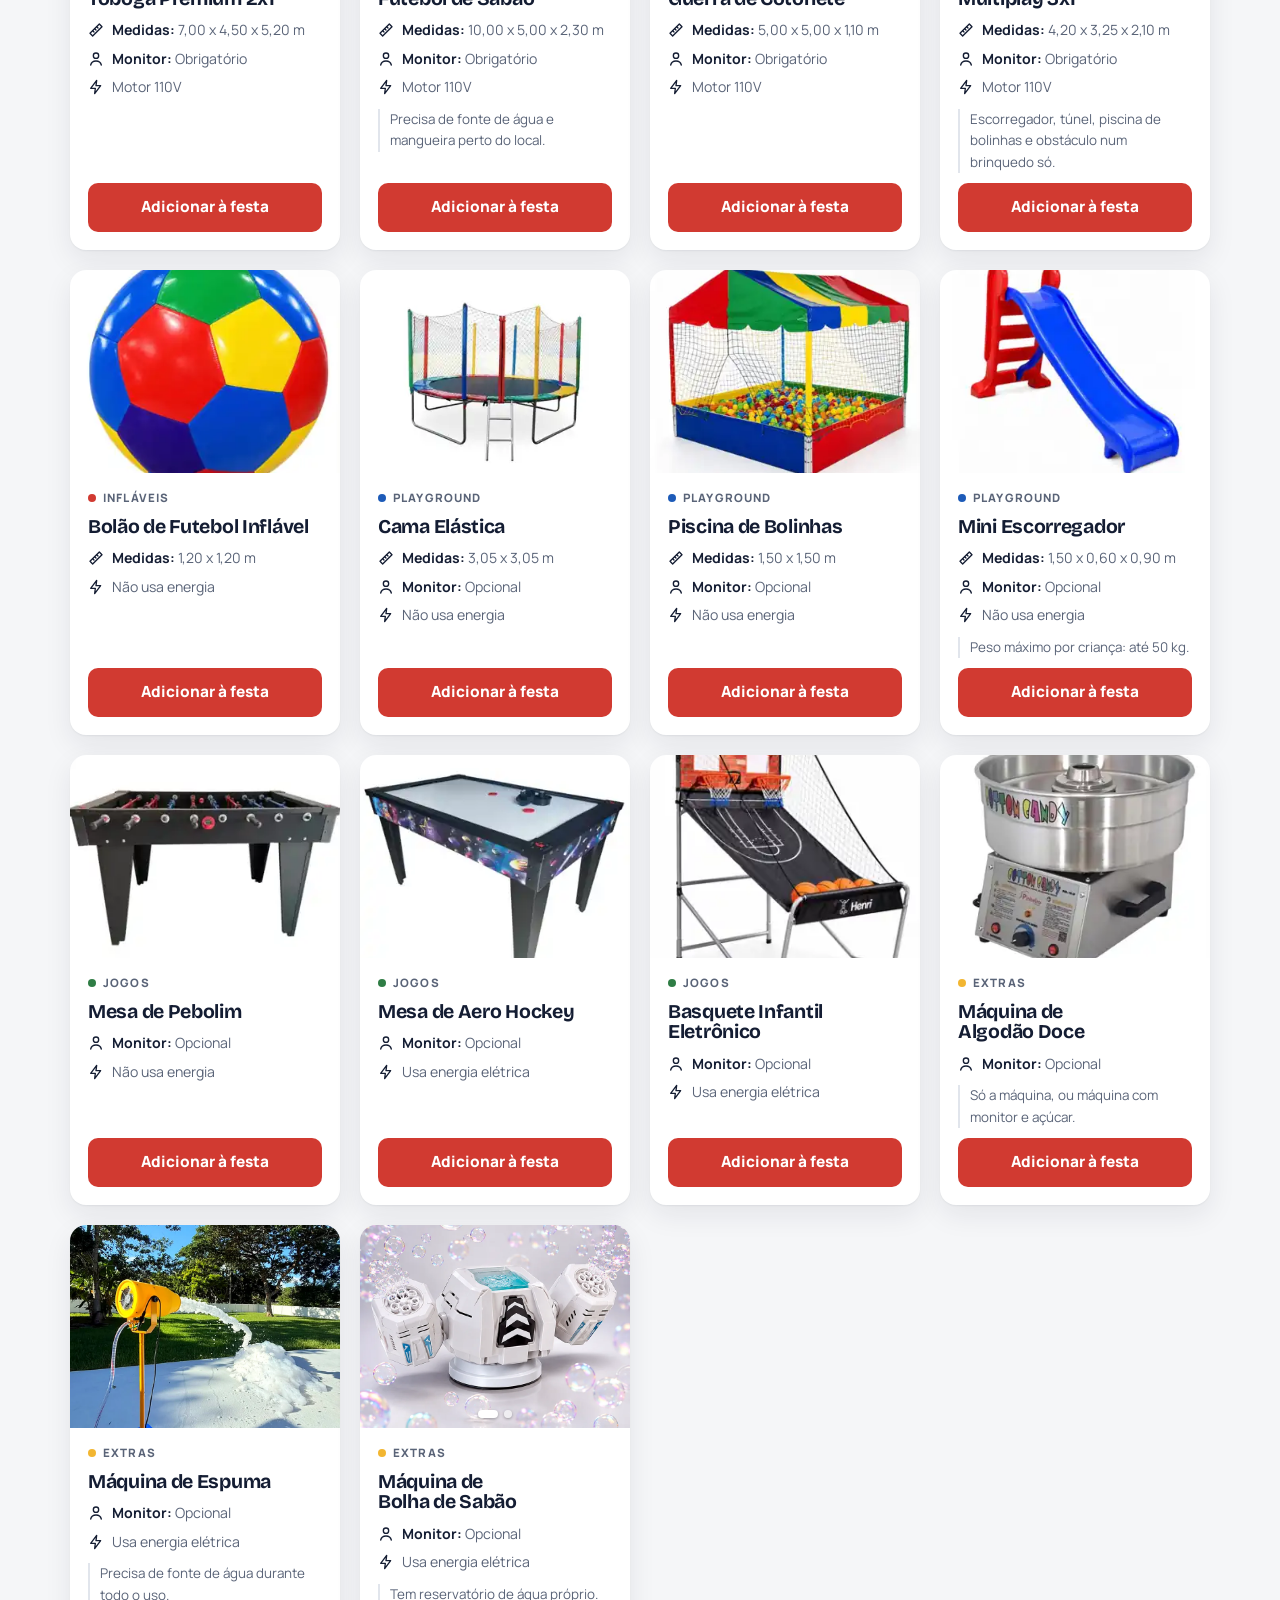
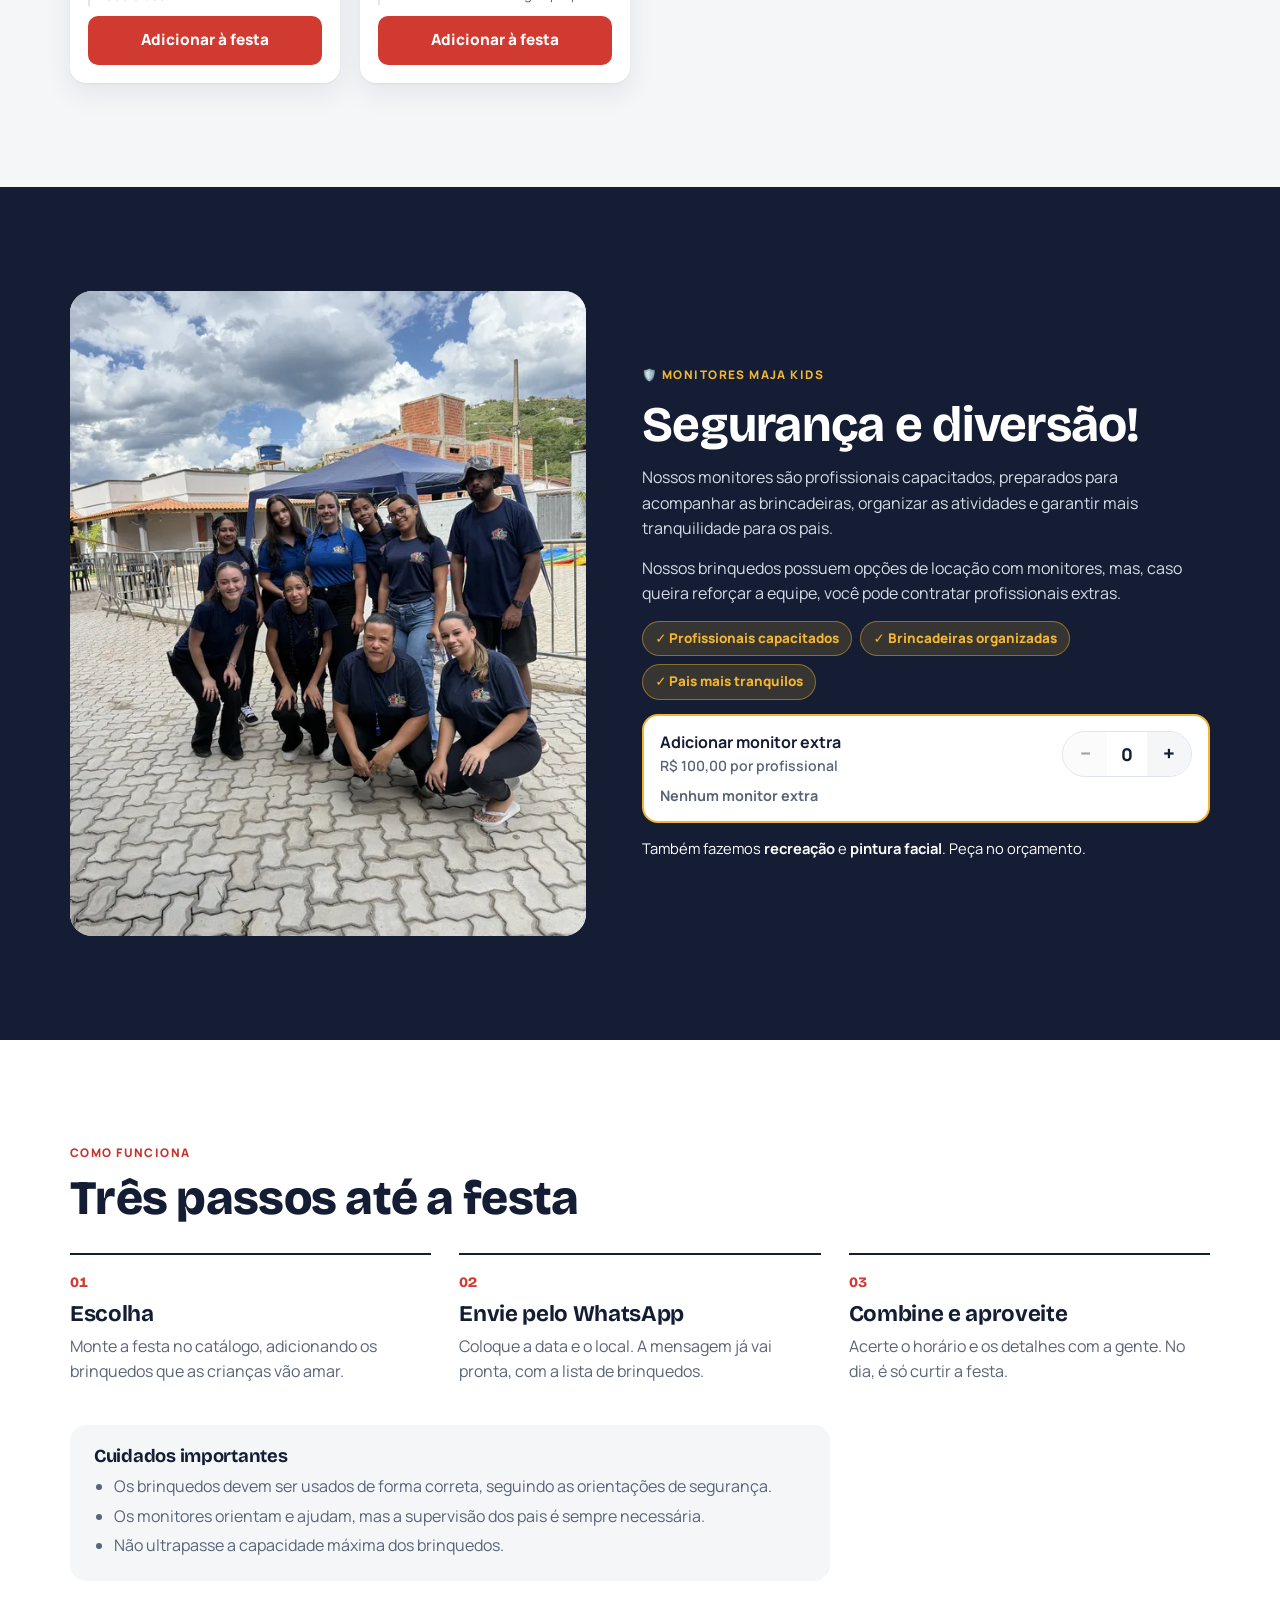
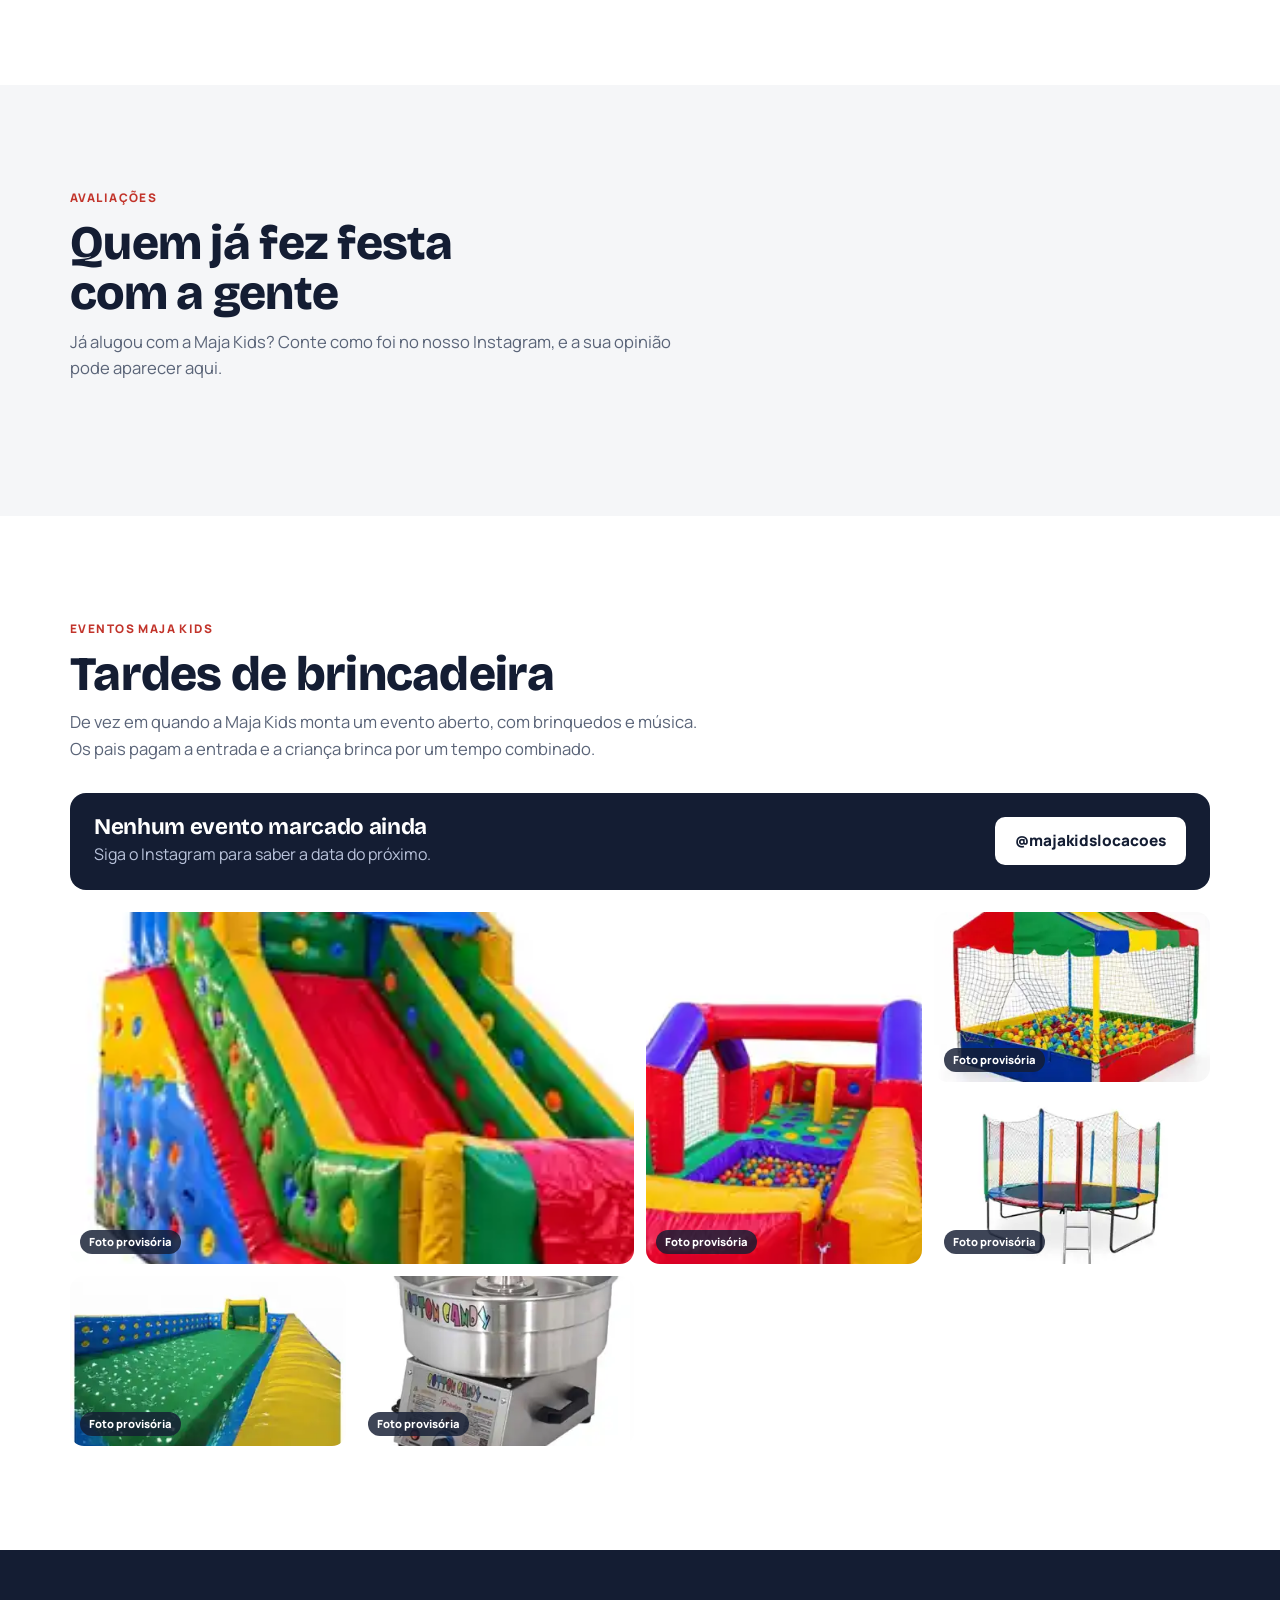
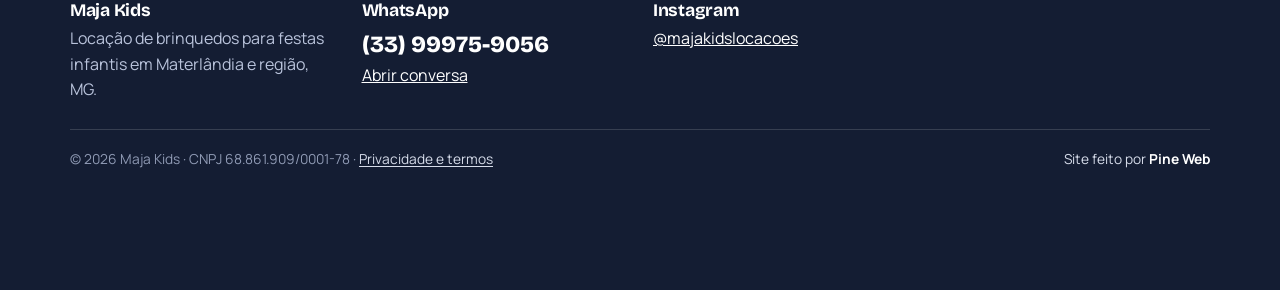
<file: public/index.html>
<!doctype html>
<html lang="pt-BR">
<head>
<meta charset="utf-8">
<meta name="viewport" content="width=device-width, initial-scale=1, viewport-fit=cover">
<meta property="og:title" content="Maja Kids · Aluguel de brinquedos para festas em Materlândia e região">
<meta property="og:description" content="Infláveis, cama elástica, piscina de bolinhas, jogos e máquinas de doces em Materlândia e região. Monte sua festa e envie pelo WhatsApp.">
<link rel="icon" type="image/webp" href="img/logo.webp">
<style>:root{padding-top:env(safe-area-inset-top,0px);padding-bottom:env(safe-area-inset-bottom,0px)}body{margin:0}img{max-width:100%}[hidden]{display:none!important}</style>
<title>Aluguel de Brinquedos para Festas em Materlândia | Maja Kids</title>
<meta name="claude:viewport-fit-sides" content="cover">
<meta name="description" content="Aluguel de infláveis, cama elástica, piscina de bolinhas, jogos e máquina de algodão doce para festas em Materlândia e região (MG). Orçamento no WhatsApp.">
<link rel="canonical" href="https://maja-kids.pages.dev/">
<meta property="og:type" content="website">
<meta property="og:site_name" content="Maja Kids">
<meta property="og:url" content="https://maja-kids.pages.dev/">
<meta property="og:locale" content="pt_BR">
<meta property="og:image" content="https://maja-kids.pages.dev/img/toboga.webp">
<meta property="og:image:alt" content="Tobogã inflável da Maja Kids">
<meta name="twitter:card" content="summary">
<meta name="twitter:title" content="Maja Kids · Aluguel de brinquedos para festas em Materlândia e região">
<meta name="twitter:description" content="Aluguel de infláveis, cama elástica, piscina de bolinhas, jogos e máquina de algodão doce para festas em Materlândia e região (MG). Orçamento no WhatsApp.">
<script type="application/ld+json">
{
 "@context": "https://schema.org",
 "@type": "LocalBusiness",
 "@id": "https://maja-kids.pages.dev/#maja",
 "name": "Maja Kids",
 "url": "https://maja-kids.pages.dev/",
 "description": "Locação de brinquedos para festas infantis em Materlândia e região (MG): infláveis, cama elástica, piscina de bolinhas, jogos e máquinas de doces, com monitores.",
 "logo": "https://maja-kids.pages.dev/img/logo.webp",
 "image": "https://maja-kids.pages.dev/img/toboga.webp",
 "telephone": "+55-33-99975-9056",
 "taxID": "68.861.909/0001-78",
 "areaServed": [
  {
   "@type": "City",
   "name": "Materlândia, MG"
  },
  {
   "@type": "AdministrativeArea",
   "name": "Região de Materlândia, MG"
  }
 ],
 "sameAs": [
  "https://instagram.com/majakidslocacoes"
 ],
 "hasOfferCatalog": {
  "@type": "OfferCatalog",
  "name": "Brinquedos para alugar",
  "itemListElement": [
   {
    "@type": "Offer",
    "itemOffered": {
     "@type": "Product",
     "name": "Tobogã Premium 2x1",
     "category": "Infláveis"
    }
   },
   {
    "@type": "Offer",
    "itemOffered": {
     "@type": "Product",
     "name": "Futebol de Sabão",
     "category": "Infláveis"
    }
   },
   {
    "@type": "Offer",
    "itemOffered": {
     "@type": "Product",
     "name": "Guerra de Cotonete",
     "category": "Infláveis"
    }
   },
   {
    "@type": "Offer",
    "itemOffered": {
     "@type": "Product",
     "name": "Multiplay 3x1",
     "category": "Infláveis"
    }
   },
   {
    "@type": "Offer",
    "itemOffered": {
     "@type": "Product",
     "name": "Bolão de Futebol Inflável",
     "category": "Infláveis"
    }
   },
   {
    "@type": "Offer",
    "itemOffered": {
     "@type": "Product",
     "name": "Cama Elástica",
     "category": "Playground"
    }
   },
   {
    "@type": "Offer",
    "itemOffered": {
     "@type": "Product",
     "name": "Piscina de Bolinhas",
     "category": "Playground"
    }
   },
   {
    "@type": "Offer",
    "itemOffered": {
     "@type": "Product",
     "name": "Mini Escorregador",
     "category": "Playground"
    }
   },
   {
    "@type": "Offer",
    "itemOffered": {
     "@type": "Product",
     "name": "Mesa de Pebolim",
     "category": "Jogos"
    }
   },
   {
    "@type": "Offer",
    "itemOffered": {
     "@type": "Product",
     "name": "Mesa de Aero Hockey",
     "category": "Jogos"
    }
   },
   {
    "@type": "Offer",
    "itemOffered": {
     "@type": "Product",
     "name": "Basquete Infantil Eletrônico",
     "category": "Jogos"
    }
   },
   {
    "@type": "Offer",
    "itemOffered": {
     "@type": "Product",
     "name": "Máquina de Algodão Doce",
     "category": "Extras"
    }
   },
   {
    "@type": "Offer",
    "itemOffered": {
     "@type": "Product",
     "name": "Máquina de Espuma",
     "category": "Extras"
    }
   },
   {
    "@type": "Offer",
    "itemOffered": {
     "@type": "Product",
     "name": "Máquina de Bolha de Sabão",
     "category": "Extras"
    }
   }
  ]
 }
}
</script>
<link rel="preconnect" href="https://fonts.googleapis.com">
<link rel="stylesheet" href="https://fonts.googleapis.com/css2?family=Bricolage+Grotesque:opsz,wght@12..96,600;12..96,700;12..96,800&family=Manrope:wght@400;500;700;800&display=swap">
<style>
/* Layout: quintal cinematográfico no scroll, depois catálogo com fotos em destaque,
   seções sóbrias e uma barra fixa no rodapé onde a festa é montada.
   Tema único e claro, de propósito: neutros frios, vermelho da marca só nas ações principais. */
:root {
  color-scheme: light;
  --fundo: #f5f6f8;
  --superficie: #ffffff;
  --tinta: #141d33;
  --tinta-suave: #5a6478;
  --linha: #e1e5ec;
  --acento: #d13a31;
  --acento-escuro: #a92a23;
  --azul: #1d5bb8;
  --amarelo: #f2b632;
  --verde: #2f7d45;
  --whats: #13803f;
  --whats-escuro: #10703a;
  --ceu: #dcebf5;
  --sombra: 0 1px 2px rgba(20,29,51,.06), 0 10px 28px rgba(20,29,51,.08);
  --f-titulo: "Bricolage Grotesque", "Avenir Next", "Segoe UI", system-ui, sans-serif;
  --f-texto: "Manrope", "Segoe UI", system-ui, -apple-system, sans-serif;
}
* { box-sizing: border-box; }
[hidden] { display: none !important; }
html { scroll-behavior: smooth; }
body { background: var(--fundo); color: var(--tinta); font-family: var(--f-texto); font-size: 16px; line-height: 1.6; overflow-x: hidden; }
body::before { content: ""; position: fixed; inset: 0 0 auto; height: env(safe-area-inset-top, 0px); z-index: 60; background: var(--superficie); }
h1, h2, h3 { font-family: var(--f-titulo); line-height: 1.05; margin: 0; text-wrap: balance; letter-spacing: -.015em; }
p { margin: 0; }
a { color: var(--azul); }
button { font: inherit; cursor: pointer; color: inherit; }
:focus-visible { outline: 2px solid var(--azul); outline-offset: 3px; border-radius: 6px; }
.faixa { padding-left: max(16px, env(safe-area-inset-left, 0px)); padding-right: max(16px, env(safe-area-inset-right, 0px)); }
.miolo { max-width: 1140px; margin: 0 auto; }
h1.olho { font-family: var(--f-texto); line-height: inherit; text-wrap: wrap; }
.olho { font-weight: 800; text-transform: uppercase; letter-spacing: .12em; font-size: .74rem; color: #c2342b; }

/* Botões */
.btn { display: inline-flex; align-items: center; justify-content: center; gap: 8px; border: 0; border-radius: 10px; padding: 12px 20px; font-weight: 800; font-size: .96rem; text-decoration: none; transition: background .15s, transform .15s, border-color .15s; }
.btn:active { transform: scale(.98); }
.btn.primario { background: var(--acento); color: #fff; }
.btn.primario:hover { background: var(--acento-escuro); }
.btn.whats { background: var(--whats); color: #fff; }
.btn.whats:hover { background: var(--whats-escuro); }
.btn.contorno { background: transparent; border: 1.5px solid var(--linha); color: var(--tinta); }
.btn.contorno:hover { border-color: var(--tinta-suave); }
.btn.claro { background: var(--superficie); color: var(--tinta); }

/* Topo */
.topo { position: sticky; top: env(safe-area-inset-top, 0px); z-index: 50; background: color-mix(in srgb, var(--superficie) 90%, transparent); backdrop-filter: blur(10px); border-bottom: 1px solid var(--linha); }
.topo .miolo { display: flex; align-items: center; justify-content: space-between; gap: 12px; padding-block: 8px; }
.topo img { height: 42px; width: auto; display: block; }
.topo nav { display: flex; align-items: center; gap: 22px; }
.topo nav a:not(.btn) { color: var(--tinta-suave); font-weight: 700; font-size: .92rem; text-decoration: none; }
.topo nav a:not(.btn):hover { color: var(--tinta); }
.topo nav .btn { padding: 9px 16px; font-size: .9rem; }
@media (max-width: 680px) { .topo nav a:not(.btn) { display: none; } }

/* Cena do quintal */
.cena { position: relative; height: 250vh; background: var(--ceu); }
.cena-palco { position: sticky; top: 0; height: 100vh; height: 100svh; overflow: hidden; background: #cfe4f2; }
.cena svg { position: absolute; inset: 0; width: 100%; height: 100%; display: block; }
.cena-texto { position: absolute; inset: 0 0 auto; z-index: 2; padding-top: clamp(80px, 12vh, 124px); }
.cena-texto .miolo { display: grid; gap: 12px; max-width: 1140px; }
.cena-texto .titulo { font-family: var(--f-titulo); line-height: 1.05; margin: 0; text-wrap: balance; letter-spacing: -.015em; font-size: clamp(2.4rem, 5.4vw, 4.4rem); font-weight: 800; max-width: 12ch; color: var(--tinta); }
.cena-texto .titulo em { font-style: normal; color: var(--acento); }
.cena-texto p { font-size: clamp(1rem, 1.6vw, 1.15rem); color: var(--tinta-suave); max-width: 42ch; font-weight: 500; }
.cena-botoes { display: flex; gap: 10px; flex-wrap: wrap; margin-top: 6px; }
.dica-scroll { display: inline-flex; align-items: center; gap: 10px; font-weight: 700; font-size: .85rem; color: var(--tinta-suave); margin-top: 6px; transition: opacity .3s; }
.dica-scroll i { width: 16px; height: 24px; border: 2px solid currentColor; border-radius: 10px; position: relative; }
.dica-scroll i::after { content: ""; position: absolute; left: 50%; top: 4px; width: 2px; height: 5px; margin-left: -1px; background: currentColor; border-radius: 2px; animation: rodinha 1.4s infinite; }
@keyframes rodinha { 60% { transform: translateY(7px); opacity: 0; } }
.cena-cta { position: absolute; left: 0; right: 0; bottom: clamp(26px, 6vh, 60px); z-index: 3; display: flex; flex-direction: column; align-items: center; gap: 12px; transform: translateY(30px); opacity: 0; pointer-events: none; transition: transform .6s cubic-bezier(.2,1.3,.4,1), opacity .4s; }
.cena-cta.visivel { transform: none; opacity: 1; pointer-events: auto; }
.cena-cta .btn { font-size: 1.12rem; padding: 15px 28px; box-shadow: 0 10px 24px rgba(209,58,49,.3); }
.fatos { display: flex; gap: 8px; flex-wrap: wrap; justify-content: center; padding-inline: 16px; }
.fatos span { background: rgba(255,255,255,.92); border-radius: 999px; padding: 5px 13px; font-weight: 700; font-size: .84rem; color: var(--tinta); }
@media (max-width: 640px) { .cena { height: 210vh; } .cena-texto .titulo { max-width: none; } .cena-cta { bottom: auto; top: 46%; } }

/* Faixa de números */
.numeros { background: var(--tinta); color: #fff; }
.numeros .miolo { display: grid; grid-template-columns: repeat(auto-fit, minmax(190px, 1fr)); gap: 18px; padding-block: 26px; }
.numeros b { font-family: var(--f-titulo); font-size: 1.9rem; display: block; line-height: 1.1; font-variant-numeric: tabular-nums; }
.numeros span { color: #b9c3db; font-size: .92rem; }

/* Seções */
section.bloco { padding-block: clamp(60px, 9vw, 104px); }
.cabeca { display: grid; gap: 10px; margin-bottom: 30px; max-width: 640px; }
.cabeca h2 { font-size: clamp(2rem, 4.2vw, 3rem); font-weight: 800; }
.cabeca p { color: var(--tinta-suave); font-size: 1.04rem; }

/* Catálogo */
.dispo { display: grid; grid-template-columns: 1fr auto; gap: 10px 18px; align-items: center; background: var(--superficie); border: 1.5px solid var(--linha); border-radius: 16px; padding: 16px 18px; margin-bottom: 20px; }
.dispo-txt { display: grid; gap: 2px; }
.dispo-txt span { font-size: .9rem; color: var(--tinta-suave); }
.dispo-campo { display: grid; gap: 4px; }
.dispo-campo label { font-weight: 700; font-size: .84rem; }
.dispo-campo input { font: inherit; padding: 10px 12px; border-radius: 10px; border: 1.5px solid var(--linha); background: var(--superficie); color: var(--tinta); }
.dispo-campo input:focus { outline: none; border-color: var(--azul); }
.dispo-msg { grid-column: 1 / -1; margin: 0; font-weight: 700; font-size: .92rem; }
.dispo-msg:empty { display: none; }
.dispo-msg.livre { color: var(--whats); }
.dispo-msg.ocupado { color: #B42318; }
@media (max-width: 620px) { .dispo { grid-template-columns: 1fr; } }

/* ===== Monitores ===== */
.mon-foto { margin: 0; position: relative; border-radius: 22px; overflow: hidden; aspect-ratio: 4 / 5; background: var(--ceu); }
.mon-foto img { width: 100%; height: 100%; object-fit: cover; object-position: center 60%; display: block; }
@media (max-width: 820px) { .mon-foto { aspect-ratio: 1 / 1; } }
.mon-foto .prov { position: absolute; left: 10px; bottom: 10px; background: rgba(20,29,51,.82); color: #fff; font-size: .7rem; font-weight: 800; padding: 3px 9px; border-radius: 999px; }
.mon-texto { display: grid; gap: 14px; align-content: start; }
.mon-texto h2 { font-size: clamp(2rem, 4.4vw, 3.1rem); }
.mon-extra { display: grid; grid-template-columns: 1fr auto; gap: 6px 16px; align-items: center; background: var(--superficie); color: var(--tinta); border-radius: 16px; padding: 14px 16px; border: 2px solid var(--amarelo); }
.mon-extra > div:first-child { display: grid; }
.mon-extra span { font-size: .88rem; color: var(--tinta-suave); font-weight: 600; }
.passo-qtd { display: inline-flex; align-items: center; border: 1.5px solid var(--linha); border-radius: 999px; overflow: hidden; }
.passo-qtd button { width: 44px; height: 44px; border: 0; background: var(--fundo); font-size: 1.3rem; font-weight: 800; }
.passo-qtd button:hover { background: var(--ceu); }
.passo-qtd button:disabled { opacity: .4; cursor: default; }
.passo-qtd output { min-width: 40px; text-align: center; font-weight: 800; font-size: 1.1rem; }
.mon-total { grid-column: 1 / -1; font-weight: 700; font-size: .9rem; color: var(--tinta-suave); }
.mon-total.tem { color: var(--whats); }
.mon-mais-servicos { font-size: .92rem; }
/* Faixa escura com foto ao lado */
.mon-a { background: #141d33; color: #fff; }
.mon-a .olho { color: var(--amarelo); }
.mon-a .mon-grade { display: grid; grid-template-columns: 1fr 1.1fr; gap: clamp(24px, 5vw, 56px); align-items: center; }
.mon-a .mon-texto > p { color: #d5dbe7; }
.mon-a .mon-texto > p.mon-mais-servicos { color: #fff; }
.mon-selos { list-style: none; padding: 0; margin: 0; display: flex; flex-wrap: wrap; gap: 8px; }
.mon-selos li { background: rgba(242,182,50,.16); color: var(--amarelo); border: 1px solid rgba(242,182,50,.45); padding: 6px 12px; border-radius: 999px; font-weight: 800; font-size: .84rem; }
.mon-selos li::before { content: "✓ "; }
@media (max-width: 820px) { .mon-a .mon-grade { grid-template-columns: 1fr; } }
.lista li.mon-linha img { object-fit: contain; background: #fff4d6; }
.filtros { display: flex; gap: 8px; flex-wrap: wrap; margin-bottom: 24px; }
.filtro { border: 1.5px solid var(--linha); background: var(--superficie); border-radius: 999px; padding: 8px 16px; font-weight: 700; font-size: .92rem; transition: border-color .15s, background .15s; }
.filtro:hover { border-color: var(--tinta-suave); }
.filtro[aria-pressed="true"] { background: var(--tinta); color: #fff; border-color: var(--tinta); }
.grade { display: grid; grid-template-columns: repeat(auto-fill, minmax(250px, 1fr)); gap: 20px; }
.cartao { background: var(--superficie); border-radius: 16px; overflow: hidden; box-shadow: var(--sombra); display: flex; flex-direction: column; min-width: 0; animation: surgir .55s cubic-bezier(.2,1.2,.4,1) both; animation-delay: calc(var(--i, 0) * 50ms); transition: transform .25s, box-shadow .25s; }
.cartao:hover { transform: translateY(-4px); box-shadow: 0 1px 2px rgba(20,29,51,.06), 0 18px 40px rgba(20,29,51,.13); }
@keyframes surgir { from { transform: translateY(22px) scale(.97); } to { transform: none; } }
.fotos { position: relative; aspect-ratio: 4 / 3; background: var(--linha); max-width: 100%; }
.trilho { display: flex; height: 100%; overflow-x: auto; scroll-snap-type: x mandatory; scrollbar-width: none; }
.trilho::-webkit-scrollbar { display: none; }
.trilho img { flex: 0 0 100%; width: 100%; height: 100%; object-fit: cover; scroll-snap-align: start; display: block; }
.sem-foto { flex: 0 0 100%; display: grid; place-items: center; color: var(--tinta-suave); font-weight: 700; font-size: .9rem; background: repeating-linear-gradient(45deg, #eef1f5 0 12px, #e6eaf0 12px 24px); }
.pontos { position: absolute; left: 0; right: 0; bottom: 10px; display: flex; justify-content: center; gap: 6px; }
.pontos button { width: 8px; height: 8px; border-radius: 50%; border: 0; padding: 0; background: rgba(255,255,255,.6); box-shadow: 0 1px 3px rgba(0,0,0,.3); transition: width .2s; }
.pontos button[aria-current="true"] { background: #fff; width: 20px; border-radius: 5px; }
.corpo { padding: 16px 18px 18px; display: flex; flex-direction: column; gap: 10px; flex: 1; }
.cat { font-size: .72rem; font-weight: 800; text-transform: uppercase; letter-spacing: .1em; color: var(--tinta-suave); display: flex; align-items: center; gap: 7px; }
.cat i { width: 8px; height: 8px; border-radius: 50%; background: var(--c); }
.cartao h3 { font-size: 1.22rem; }
.infos { list-style: none; margin: 0; padding: 0; display: grid; gap: 6px; font-size: .88rem; color: var(--tinta-suave); }
.infos li { display: flex; gap: 8px; align-items: flex-start; }
.infos svg { flex: 0 0 16px; width: 16px; height: 16px; margin-top: 3px; color: var(--tinta); }
.infos b { color: var(--tinta); font-weight: 700; }
.obs { font-size: .84rem; color: var(--tinta-suave); border-left: 2px solid var(--linha); padding-left: 10px; }
.add { margin-top: auto; width: 100%; }
.add[aria-pressed="true"] { background: var(--tinta); }

/* Como funciona */
#como-funciona { background: var(--superficie); }
.passos { list-style: none; margin: 0; padding: 0; display: grid; grid-template-columns: repeat(auto-fit, minmax(240px, 1fr)); gap: 28px; counter-reset: p; }
.passos li { display: grid; gap: 8px; align-content: start; border-top: 2px solid var(--tinta); padding-top: 16px; }
.passos .num { font-family: var(--f-titulo); font-weight: 800; font-size: .9rem; color: var(--acento); font-variant-numeric: tabular-nums; }
.passos h3 { font-size: 1.4rem; }
.passos p { color: var(--tinta-suave); }
.cuidados { margin-top: 40px; background: var(--fundo); border-radius: 16px; padding: 22px 24px; display: grid; gap: 8px; max-width: 760px; }
.cuidados h3 { font-size: 1.15rem; }
.cuidados ul { margin: 0; padding-left: 20px; color: var(--tinta-suave); display: grid; gap: 4px; }

/* Avaliações */
.avals { display: grid; grid-template-columns: repeat(auto-fit, minmax(240px, 1fr)); gap: 18px; }
.aval { border: 1.5px dashed #c9d1dd; border-radius: 16px; padding: 22px; display: grid; gap: 10px; }
.estrelas { color: var(--amarelo); letter-spacing: 3px; }
.aval p { color: var(--tinta-suave); }
.aval small { font-weight: 800; color: var(--tinta-suave); text-transform: uppercase; letter-spacing: .08em; font-size: .7rem; }

/* Eventos */
#eventos { background: var(--superficie); }
.proximo { display: flex; flex-wrap: wrap; gap: 16px 24px; align-items: center; justify-content: space-between; background: var(--tinta); color: #fff; border-radius: 16px; padding: 22px 24px; margin-bottom: 22px; }
.proximo h3 { font-size: 1.4rem; }
.proximo p { color: #b9c3db; margin-top: 4px; }
.mosaico { display: grid; grid-template-columns: repeat(4, 1fr); grid-auto-rows: 170px; gap: 12px; }
.mosaico button { position: relative; border: 0; padding: 0; border-radius: 14px; overflow: hidden; background: var(--linha); }
.mosaico img { width: 100%; height: 100%; object-fit: cover; display: block; transition: transform .5s; }
.mosaico button:hover img { transform: scale(1.05); }
.mosaico .g1 { grid-column: span 2; grid-row: span 2; }
.mosaico .g2 { grid-row: span 2; }
.mosaico .prov { position: absolute; left: 10px; bottom: 10px; background: rgba(20,29,51,.82); color: #fff; font-size: .7rem; font-weight: 800; padding: 3px 9px; border-radius: 999px; }
@media (max-width: 700px) { .mosaico { grid-template-columns: repeat(2, 1fr); grid-auto-rows: 130px; } .mosaico .g1 { grid-column: span 2; } }
.lupa { position: fixed; inset: 0; z-index: 90; background: rgba(10,15,30,.9); display: grid; place-items: center; padding: max(20px, env(safe-area-inset-top, 0px)) max(16px, env(safe-area-inset-right, 0px)) max(20px, env(safe-area-inset-bottom, 0px)) max(16px, env(safe-area-inset-left, 0px)); }
.lupa img { max-width: min(92vw, 680px); max-height: 80vh; border-radius: 14px; }
.lupa button { position: absolute; top: calc(14px + env(safe-area-inset-top, 0px)); right: calc(14px + env(safe-area-inset-right, 0px)); }

/* Rodapé */
footer { background: var(--tinta); color: #fff; padding-block: 52px calc(120px + env(safe-area-inset-bottom, 0px)); }
footer .miolo { display: grid; gap: 26px; grid-template-columns: repeat(auto-fit, minmax(220px, 1fr)); align-items: start; }
footer h3 { font-size: 1.1rem; margin-bottom: 6px; }
footer p { color: #b9c3db; }
footer a { color: #fff; }
.numero { font-family: var(--f-titulo); font-size: 1.45rem; font-weight: 800; color: #fff !important; user-select: all; }
.assinatura { grid-column: 1 / -1; border-top: 1px solid rgba(255,255,255,.15); padding-top: 18px; font-size: .86rem; color: #8f9ab4; display: flex; justify-content: space-between; flex-wrap: wrap; gap: 8px; }
.assinatura a { color: #d6dcea; text-decoration: none; }
.assinatura span a { text-decoration: underline; text-underline-offset: 2px; }
.assinatura a:hover { color: #fff; }
.assinatura b { color: #fff; }

/* Barra fixa da festa */
.barra { position: fixed; left: 0; right: 0; bottom: 0; z-index: 70; background: var(--superficie); border-top: 1px solid var(--linha); box-shadow: 0 -10px 30px rgba(20,29,51,.1); padding-bottom: env(safe-area-inset-bottom, 0px); transition: transform .35s cubic-bezier(.2,.9,.3,1); }
.barra[data-vazia="true"] { transform: translateY(115%); }
.ocupado-aviso { display: block; color: var(--acento); font-weight: 700; font-size: .8rem; line-height: 1.3; }
.add:disabled { background: var(--linha); color: var(--tinta-suave); cursor: not-allowed; }
.barra-linha { display: flex; align-items: center; gap: 12px; padding-block: 12px; }
.barra-linha .btn { white-space: nowrap; flex: 0 0 auto; }
.curto { display: none; }
@media (max-width: 480px) { .longo { display: none; } .curto { display: inline; } .miniaturas img:nth-child(n+4) { display: none; } }
.miniaturas { display: flex; }
.miniaturas img { width: 38px; height: 38px; border-radius: 50%; object-fit: cover; border: 2px solid var(--superficie); margin-left: -10px; box-shadow: 0 1px 3px rgba(0,0,0,.15); }
.miniaturas img:first-child { margin-left: 0; }
.miniaturas img.nova { animation: inflar .55s cubic-bezier(.3,1.8,.5,1) both; }
@keyframes inflar { 0% { transform: scale(.1); } 60% { transform: scale(1.18); } 100% { transform: none; } }
.resumo { flex: 1; min-width: 0; }
.resumo b { display: block; font-family: var(--f-titulo); font-size: 1.05rem; }
.resumo button { border: 0; background: none; padding: 0; color: var(--azul); font-weight: 700; font-size: .86rem; }
.barra.pulso { animation: pulso .45s; }
@keyframes pulso { 40% { box-shadow: 0 -10px 30px rgba(20,29,51,.1), inset 0 3px 0 var(--acento); } }
.detalhe { border-bottom: 1px solid var(--linha); max-height: min(55vh, 460px); overflow: auto; }
.detalhe .miolo { padding-block: 16px; display: grid; grid-template-columns: minmax(0, 1fr); gap: 14px; }
.lista { list-style: none; margin: 0; padding: 0; display: grid; gap: 10px; }
.lista li { display: flex; align-items: center; gap: 12px; }
.lista img { width: 44px; height: 44px; border-radius: 9px; object-fit: cover; flex: 0 0 auto; }
.lista span { flex: 1; font-weight: 700; min-width: 0; }
.tirar { border: 0; background: none; color: var(--tinta-suave); font-size: .82rem; font-weight: 700; text-decoration: underline; text-underline-offset: 3px; }
.campos { display: grid; grid-template-columns: repeat(auto-fit, minmax(200px, 1fr)); gap: 12px; max-width: 560px; }
.campo { display: grid; gap: 4px; }
.campo label { font-weight: 700; font-size: .84rem; }
.campo input { font: inherit; padding: 10px 12px; border-radius: 10px; border: 1.5px solid var(--linha); background: var(--superficie); color: var(--tinta); min-width: 0; }
.campo input:focus { outline: none; border-color: var(--azul); }
.pedido { display: grid; gap: 10px; border-top: 1px dashed var(--linha); padding-top: 14px; }
.pedido-titulo { font-weight: 700; }
.pedido-linha { display: flex; gap: 12px; align-items: center; flex-wrap: wrap; }
.pedido-linha .erro-campo { margin: 0; }
.pedido-linha .erro-campo.ok { color: var(--whats); font-weight: 700; }
.escondido { position: absolute; left: -9999px; width: 1px; height: 1px; overflow: hidden; }
.erro-campo { margin: 0; font-size: .8rem; font-weight: 700; color: #B42318; }
.erro-campo:empty { display: none; }
.nota { font-size: .8rem; color: var(--tinta-suave); }
.voador { position: fixed; z-index: 80; border-radius: 50%; object-fit: cover; pointer-events: none; box-shadow: 0 8px 20px rgba(0,0,0,.25); transition: transform .7s cubic-bezier(.5,-.25,.7,1), opacity .7s; }

/* Abertura */
.abertura { position: fixed; inset: 0; z-index: 100; background: radial-gradient(circle at 50% 55%, #ffffff, #e4eef6); display: grid; place-items: center; overflow: hidden; transition: opacity .6s; }
.abertura.sumindo { opacity: 0; pointer-events: none; }
.abertura canvas { position: absolute; inset: 0; width: 100%; height: 100%; }
.balao { position: absolute; left: 50%; bottom: -160px; width: 104px; height: 126px; margin-left: -52px; animation: subir 1.3s cubic-bezier(.25,.8,.35,1) forwards, crescer .5s 1.35s ease-in forwards; }
.balao::before { content: ""; position: absolute; inset: 0; border-radius: 50% 50% 48% 48% / 56% 56% 44% 44%; background: radial-gradient(circle at 34% 30%, rgba(255,255,255,.65) 0 8%, transparent 9%), var(--acento); box-shadow: inset -10px -14px 0 rgba(0,0,0,.12); }
.balao::after { content: ""; position: absolute; left: 50%; top: 100%; width: 1.5px; height: 120px; background: rgba(20,29,51,.35); }
@keyframes subir { to { bottom: calc(50% - 63px); } }
@keyframes crescer { to { transform: scale(2.5); } }
.abertura .logo { width: min(280px, 68vw); transform: scale(0); transition: transform .7s cubic-bezier(.3,1.6,.5,1); position: relative; z-index: 2; }
.abertura.estourou .logo { transform: scale(1); }
.abertura.estourou .balao { display: none; }
.pular { position: absolute; z-index: 3; right: calc(16px + env(safe-area-inset-right, 0px)); bottom: calc(16px + env(safe-area-inset-bottom, 0px)); }

@media (prefers-reduced-motion: reduce) {
  *, *::before, *::after { animation-duration: .01ms !important; animation-iteration-count: 1 !important; transition-duration: .01ms !important; }
  html { scroll-behavior: auto; }
  .cena { height: auto; }
  .cena-palco { position: relative; height: 640px; }
}
</style>
</head>
<body>
<header class="topo faixa">
  <div class="miolo">
    <a href="#inicio" aria-label="Maja Kids, início"><img src="img/logo.webp" alt="Maja Kids Locação de Brinquedos" width="220" height="147"></a>
    <nav aria-label="Seções">
      <a href="#catalogo">Brinquedos</a>
      <a href="#monitores">Monitores</a>
      <a href="#como-funciona">Como funciona</a>
      <a href="#eventos">Eventos</a>
      <a class="btn primario" href="#catalogo">Monte sua festa</a>
    </nav>
  </div>
</header>

<div class="cena" id="inicio">
  <div class="cena-palco">
    <svg id="palco-svg" viewBox="0 0 1200 700" preserveAspectRatio="xMidYMax slice" aria-hidden="true">
      <defs>
        <linearGradient id="g-ceu" x1="0" y1="0" x2="0" y2="1">
          <stop offset="0" stop-color="#cfe4f2"/><stop offset="1" stop-color="#f1f7fb"/>
        </linearGradient>
      </defs>
      <rect width="1200" height="700" fill="url(#g-ceu)"/>
      <circle cx="1040" cy="120" r="58" fill="#f4d58a"/>
      <circle cx="1040" cy="120" r="80" fill="#f4d58a" opacity=".25"/>
      <g class="nuvens" fill="#ffffff">
        <g id="nuvem1"><ellipse cx="190" cy="140" rx="70" ry="28"/><ellipse cx="240" cy="122" rx="50" ry="34"/><ellipse cx="150" cy="128" rx="38" ry="26"/></g>
        <g id="nuvem2" opacity=".85"><ellipse cx="760" cy="90" rx="60" ry="22"/><ellipse cx="800" cy="76" rx="40" ry="28"/></g>
      </g>
      <!-- cerca -->
      <g fill="#ffffff" stroke="#d3e3ee" stroke-width="2">
        <rect x="0" y="452" width="1200" height="14"/>
        <rect x="0" y="492" width="1200" height="14"/>
      </g>
      <g id="cerca" fill="#ffffff" stroke="#d3e3ee" stroke-width="2"></g>
      <!-- grama -->
      <path d="M0 540 Q300 510 600 528 T1200 520 V700 H0Z" fill="#86b874"/>
      <path d="M0 590 Q350 565 640 585 T1200 575 V700 H0Z" fill="#74a862"/>
      <!-- arvore -->
      <g transform="translate(110 360)">
        <rect x="-10" y="60" width="20" height="130" rx="8" fill="#9a6a3c"/>
        <circle cx="0" cy="40" r="70" fill="#5f9a5a"/><circle cx="-46" cy="70" r="46" fill="#6faa66"/><circle cx="48" cy="72" r="48" fill="#6faa66"/>
      </g>
      <!-- motor -->
      <g transform="translate(860 560)">
        <rect x="0" y="0" width="58" height="42" rx="10" fill="#141d33"/>
        <circle cx="29" cy="21" r="12" fill="#5a6478"/>
        <path d="M0 22 C-40 22 -50 10 -70 6" stroke="#141d33" stroke-width="12" fill="none" stroke-linecap="round"/>
      </g>
      <!-- castelo inflável -->
      <g id="castelo" style="transform-origin: 600px 600px">
        <rect x="420" y="520" width="360" height="80" rx="26" fill="#1d5bb8"/>
        <rect x="430" y="512" width="340" height="22" rx="11" fill="#f2b632"/>
        <rect x="452" y="360" width="296" height="160" rx="20" fill="#d13a31"/>
        <path d="M540 520 V440 a60 60 0 0 1 120 0 V520Z" fill="#f2b632"/>
        <path d="M556 520 V444 a44 44 0 0 1 88 0 V520Z" fill="#1d5bb8" opacity=".9"/>
        <g fill="#ffffff" opacity=".22"><rect x="470" y="372" width="10" height="130" rx="5"/><rect x="720" y="372" width="10" height="130" rx="5"/></g>
        <!-- torres -->
        <rect x="410" y="300" width="70" height="230" rx="28" fill="#1d5bb8"/>
        <rect x="720" y="300" width="70" height="230" rx="28" fill="#1d5bb8"/>
        <path d="M402 312 Q445 210 488 312Z" fill="#f2b632"/>
        <path d="M712 312 Q755 210 798 312Z" fill="#f2b632"/>
        <circle cx="445" cy="236" r="10" fill="#d13a31"/><circle cx="755" cy="236" r="10" fill="#d13a31"/>
        <g fill="#f2b632"><rect x="470" y="340" width="30" height="34" rx="12"/><rect x="530" y="340" width="30" height="34" rx="12"/><rect x="590" y="340" width="30" height="34" rx="12"/><rect x="650" y="340" width="30" height="34" rx="12"/><rect x="700" y="340" width="30" height="34" rx="12"/></g>
        <g fill="#ffffff" opacity=".35"><rect x="420" y="316" width="12" height="190" rx="6"/><rect x="730" y="316" width="12" height="190" rx="6"/></g>
      </g>
      <!-- crianças -->
      <g id="criancas">
        <g transform="translate(572 470)"><g class="kid"><circle cx="0" cy="-34" r="13" fill="#f2c094"/><path d="M-12 -38 a12 12 0 0 1 24 0 q-4 -9 -12 -8 q-8 -1 -12 8z" fill="#3b2a1e"/><rect x="-12" y="-21" width="24" height="28" rx="9" fill="#f2b632"/><path d="M-12 -14 L-26 -30 M12 -14 L26 -30" stroke="#f2c094" stroke-width="6" stroke-linecap="round"/><path d="M-6 7 L-9 26 M6 7 L9 26" stroke="#141d33" stroke-width="6" stroke-linecap="round"/></g></g>
        <g transform="translate(628 474)"><g class="kid"><circle cx="0" cy="-30" r="12" fill="#8d5a3b"/><path d="M-12 -32 q0 -16 12 -14 q12 -2 12 14 q-2 -8 -12 -9 q-10 1 -12 9z" fill="#1d130c"/><rect x="-11" y="-18" width="22" height="25" rx="8" fill="#86b874"/><path d="M-11 -12 L-22 2 M11 -12 L24 -24" stroke="#8d5a3b" stroke-width="6" stroke-linecap="round"/><path d="M-5 7 L-8 24 M5 7 L8 24" stroke="#1d5bb8" stroke-width="6" stroke-linecap="round"/></g></g>
        <g transform="translate(514 520)"><g class="kid"><circle cx="0" cy="-30" r="12" fill="#f6d2b0"/><path d="M-13 -28 q0 -18 13 -15 q13 -3 13 15 l-3 10 q-1 -16 -10 -16 q-9 0 -10 16z" fill="#c9792d"/><path d="M-12 -18 h24 l6 28 h-36z" fill="#d13a31"/><path d="M-10 -12 L-24 -26 M10 -12 L24 -26" stroke="#f6d2b0" stroke-width="6" stroke-linecap="round"/><path d="M-5 10 L-7 24 M5 10 L7 24" stroke="#f6d2b0" stroke-width="6" stroke-linecap="round"/></g></g>
      </g>
      <!-- balões -->
      <g id="baloes">
        <g class="bl" data-x="300"><path d="M0 0 C-8 60 10 110 0 170" stroke="#5a6478" stroke-width="2" fill="none"/><ellipse cx="0" cy="-34" rx="30" ry="36" fill="#d13a31"/><ellipse cx="-10" cy="-46" rx="7" ry="10" fill="#fff" opacity=".5"/></g>
        <g class="bl" data-x="350"><path d="M0 0 C8 60 -10 110 0 170" stroke="#5a6478" stroke-width="2" fill="none"/><ellipse cx="0" cy="-34" rx="28" ry="34" fill="#f2b632"/><ellipse cx="-10" cy="-46" rx="7" ry="10" fill="#fff" opacity=".5"/></g>
        <g class="bl" data-x="270"><path d="M0 0 C-6 60 6 110 0 170" stroke="#5a6478" stroke-width="2" fill="none"/><ellipse cx="0" cy="-34" rx="28" ry="34" fill="#1d5bb8"/><ellipse cx="-10" cy="-46" rx="7" ry="10" fill="#fff" opacity=".5"/></g>
        <g class="bl" data-x="910"><path d="M0 0 C-8 60 10 110 0 170" stroke="#5a6478" stroke-width="2" fill="none"/><ellipse cx="0" cy="-34" rx="30" ry="36" fill="#86b874"/><ellipse cx="-10" cy="-46" rx="7" ry="10" fill="#fff" opacity=".5"/></g>
        <g class="bl" data-x="960"><path d="M0 0 C8 60 -10 110 0 170" stroke="#5a6478" stroke-width="2" fill="none"/><ellipse cx="0" cy="-34" rx="28" ry="34" fill="#d13a31"/><ellipse cx="-10" cy="-46" rx="7" ry="10" fill="#fff" opacity=".5"/></g>
      </g>
    </svg>
    <div class="cena-texto faixa">
      <div class="miolo">
        <h1 class="olho">Aluguel de brinquedos em Materlândia</h1>
        <p class="titulo">Diversão que cabe <em>na sua festa.</em></p>
        <p>Infláveis, cama elástica, piscina de bolinhas, jogos e máquinas de doces, com monitores para orientar as crianças.</p>
        <div class="dica-scroll" id="dica"><i aria-hidden="true"></i> Role para montar o quintal</div>
      </div>
    </div>
    <div class="cena-cta" id="cena-cta">
      <a class="btn primario" href="#catalogo">Monte sua festa</a>
      <div class="fatos"><span>5 horas de brincadeira</span><span>Monitores</span><span>Orçamento pelo WhatsApp</span></div>
    </div>
  </div>
</div>

<div class="numeros faixa">
  <div class="miolo">
    <div><b>14</b><span>brinquedos e máquinas no catálogo</span></div>
    <div><b>5 horas</b><span>de brincadeira em cada locação</span></div>
    <div><b>Monitores</b><span>para orientar as crianças</span></div>
    <div><b>WhatsApp</b><span>orçamento rápido, direto com a gente</span></div>
  </div>
</div>

<main>
  <section class="bloco faixa" id="catalogo">
    <div class="miolo">
      <div class="cabeca">
        <span class="olho">Catálogo</span>
        <h2>Escolha os brinquedos da festa</h2>
        <p>Adicione os brinquedos que quiser. Eles vão para a barra no rodapé da tela, e no final você envia tudo de uma vez pelo WhatsApp.</p>
      </div>
      <div class="dispo" id="dispo">
        <div class="dispo-txt"><b>Veja o que está livre na data da sua festa</b><span>Escolha o dia e os brinquedos já reservados aparecem marcados.</span></div>
        <div class="dispo-campo"><label for="data-consulta">Data da festa</label><input type="date" id="data-consulta"></div>
        <p class="dispo-msg" id="dispo-msg" aria-live="polite"></p>
      </div>
      <div class="filtros" id="filtros" role="group" aria-label="Filtrar por tipo de brinquedo"></div>
      <div class="grade" id="grade"></div>
    </div>
  </section>

  <!-- Monitores (opção A escolhida pela Maja Kids em 7/nov) -->
  <section class="bloco faixa monitores mon-a" id="monitores">
    <div class="miolo mon-grade">
      <figure class="mon-foto"><img src="img/monitores.webp" srcset="img/monitores-600.webp 600w, img/monitores.webp 1200w" sizes="(max-width: 820px) 100vw, 520px" width="1200" height="1500" alt="Equipe de monitores da Maja Kids, de uniforme azul com a logo, reunida em frente à tenda de um evento" loading="lazy"></figure>
      <div class="mon-texto">
        <span class="olho">🛡️ Monitores Maja Kids</span>
        <h2>Segurança e diversão!</h2>
        <p>Nossos monitores são profissionais capacitados, preparados para acompanhar as brincadeiras, organizar as atividades e garantir mais tranquilidade para os pais.</p>
        <p>Nossos brinquedos possuem opções de locação com monitores, mas, caso queira reforçar a equipe, você pode contratar profissionais extras.</p>
        <ul class="mon-selos"><li>Profissionais capacitados</li><li>Brincadeiras organizadas</li><li>Pais mais tranquilos</li></ul>
        <div class="mon-extra">
          <div><b>Adicionar monitor extra</b><span>R$ 100,00 por profissional</span></div>
          <div class="passo-qtd" role="group" aria-label="Monitores extras">
            <button type="button" class="mon-menos" aria-label="Tirar um monitor">−</button>
            <output class="mon-n" aria-live="polite">0</output>
            <button type="button" class="mon-mais" aria-label="Adicionar um monitor">+</button>
          </div>
          <p class="mon-total">Nenhum monitor extra</p>
        </div>
        <p class="mon-mais-servicos">Também fazemos <b>recreação</b> e <b>pintura facial</b>. Peça no orçamento.</p>
      </div>
    </div>
  </section>


  <section class="bloco faixa" id="como-funciona">
    <div class="miolo">
      <div class="cabeca">
        <span class="olho">Como funciona</span>
        <h2>Três passos até a festa</h2>
      </div>
      <ol class="passos">
        <li><span class="num">01</span><h3>Escolha</h3><p>Monte a festa no catálogo, adicionando os brinquedos que as crianças vão amar.</p></li>
        <li><span class="num">02</span><h3>Envie pelo WhatsApp</h3><p>Coloque a data e o local. A mensagem já vai pronta, com a lista de brinquedos.</p></li>
        <li><span class="num">03</span><h3>Combine e aproveite</h3><p>Acerte o horário e os detalhes com a gente. No dia, é só curtir a festa.</p></li>
      </ol>
      <div class="cuidados">
        <h3>Cuidados importantes</h3>
        <ul>
          <li>Os brinquedos devem ser usados de forma correta, seguindo as orientações de segurança.</li>
          <li>Os monitores orientam e ajudam, mas a supervisão dos pais é sempre necessária.</li>
          <li>Não ultrapasse a capacidade máxima dos brinquedos.</li>
        </ul>
      </div>
    </div>
  </section>

  <section class="bloco faixa" id="avaliacoes">
    <div class="miolo">
      <div class="cabeca">
        <span class="olho">Avaliações</span>
        <h2>Quem já fez festa com a gente</h2>
        <p>Já alugou com a Maja Kids? Conte como foi no nosso Instagram, e a sua opinião pode aparecer aqui.</p>
      </div>
      <!-- Avaliações: só publicar falas reais, com autorização do cliente (regra jurídica PineWeb). Tirar o hidden quando houver. -->
      <div class="avals" hidden>
        <div class="aval"><div class="estrelas" aria-hidden="true">★★★★★</div><p>Espaço reservado para a avaliação de um cliente real.</p><small>Em breve</small></div>
        <div class="aval"><div class="estrelas" aria-hidden="true">★★★★★</div><p>Espaço reservado para a avaliação de um cliente real.</p><small>Em breve</small></div>
        <div class="aval"><div class="estrelas" aria-hidden="true">★★★★★</div><p>Espaço reservado para a avaliação de um cliente real.</p><small>Em breve</small></div>
      </div>
    </div>
  </section>

  <section class="bloco faixa" id="eventos">
    <div class="miolo">
      <div class="cabeca">
        <span class="olho">Eventos Maja Kids</span>
        <h2>Tardes de brincadeira</h2>
        <p>De vez em quando a Maja Kids monta um evento aberto, com brinquedos e música. Os pais pagam a entrada e a criança brinca por um tempo combinado.</p>
      </div>
      <div class="proximo">
        <div>
          <h3>Nenhum evento marcado ainda</h3>
          <p>Siga o Instagram para saber a data do próximo.</p>
        </div>
        <a class="btn claro" href="https://instagram.com/majakidslocacoes" title="Instagram da Maja Kids" target="_blank" rel="noopener">@majakidslocacoes</a>
      </div>
      <div class="mosaico" id="mosaico"></div>
    </div>
  </section>
</main>

<footer class="faixa">
  <div class="miolo">
    <div>
      <h3>Maja Kids</h3>
      <p>Locação de brinquedos para festas infantis em Materlândia e região, MG.</p>
    </div>
    <div>
      <h3>WhatsApp</h3>
      <p class="numero">(33) 99975-9056</p>
      <p><a href="https://wa.me/5533999759056" title="WhatsApp da Maja Kids" target="_blank" rel="noopener">Abrir conversa</a></p>
    </div>
    <div>
      <h3>Instagram</h3>
      <p><a href="https://instagram.com/majakidslocacoes" title="Instagram da Maja Kids" target="_blank" rel="noopener">@majakidslocacoes</a></p>
    </div>
    <div class="assinatura">
      <span>© 2026 Maja Kids · CNPJ 68.861.909/0001-78 · <a href="privacidade.html">Privacidade e termos</a></span>
      <a href="https://pine-web-site.pages.dev" target="_blank" rel="noopener">Site feito por <b>Pine Web</b></a>
    </div>
  </div>
</footer>

<div class="barra" id="barra" data-vazia="true" aria-label="Minha festa">
  <div class="detalhe" id="detalhe" hidden>
    <div class="miolo faixa">
      <ul class="lista" id="lista"></ul>
      <div class="campos">
        <div class="campo"><label for="data-festa">Data da festa</label><input type="date" id="data-festa" aria-describedby="erro-data"><p class="erro-campo" id="erro-data" aria-live="polite"></p></div>
        <div class="campo"><label for="local-festa">Bairro ou cidade</label><input type="text" id="local-festa" placeholder="Ex.: Centro" autocomplete="address-level2" maxlength="60"></div>
      </div>
      <p class="nota">O botão abre o WhatsApp da Maja Kids, (33) 99975-9056, com a mensagem pronta. A reserva é confirmada na conversa.</p>
      <form class="pedido" id="pedido" novalidate>
        <p class="pedido-titulo">Prefere que a gente chame você? Deixe seu nome e WhatsApp e mandamos o orçamento.</p>
        <div class="campos">
          <div class="campo"><label for="p-nome">Nome e sobrenome</label><input id="p-nome" autocomplete="name" maxlength="80" required></div>
          <div class="campo"><label for="p-tel">WhatsApp com DDD</label><input id="p-tel" type="tel" inputmode="tel" autocomplete="tel-national" placeholder="(33) 99999-9999" maxlength="20" required></div>
        </div>
        <div class="escondido" aria-hidden="true"><label for="p-empresa">Empresa</label><input id="p-empresa" tabindex="-1" autocomplete="off"></div>
        <div class="pedido-linha"><button class="btn primario" id="p-enviar">Pedir orçamento</button><p class="erro-campo" id="p-msg" aria-live="polite"></p></div>
        <p class="nota">Usamos seu nome e telefone só para responder este pedido. Veja a <a href="privacidade">política de privacidade</a>.</p>
      </form>
    </div>
  </div>
  <div class="miolo faixa">
    <div class="barra-linha">
      <div class="miniaturas" id="miniaturas"></div>
      <div class="resumo"><b id="texto-barra">Sua festa</b><button id="ver" aria-expanded="false" aria-controls="detalhe">Ver lista e data</button></div>
      <a class="btn whats" id="enviar" href="https://wa.me/5533999759056" title="WhatsApp da Maja Kids" target="_blank" rel="noopener"><span class="longo">Enviar pelo WhatsApp</span><span class="curto">Enviar</span></a>
    </div>
  </div>
</div>

<script>
(() => {
  const WHATSAPP = "5533999759056";
  const reduzir = matchMedia("(prefers-reduced-motion: reduce)").matches;
  const $ = id => document.getElementById(id);
  const CORES = { "Infláveis": "var(--acento)", "Playground": "var(--azul)", "Jogos": "var(--verde)", "Extras": "var(--amarelo)" };
  const brinquedos = [
    { id: "toboga", nome: "Tobogã Premium 2x1", cat: "Infláveis", fotos: ["toboga", "toboga-2"], medidas: "7,00 x 4,50 x 5,20 m", monitor: "Obrigatório", energia: "Motor 110V" },
    { id: "futebol-sabao", nome: "Futebol de Sabão", cat: "Infláveis", fotos: ["futebol-sabao", "futebol-sabao-2"], medidas: "10,00 x 5,00 x 2,30 m", monitor: "Obrigatório", energia: "Motor 110V", obs: "Precisa de fonte de água e mangueira perto do local." },
    { id: "guerra-cotonete", nome: "Guerra de Cotonete", cat: "Infláveis", fotos: ["guerra-cotonete"], medidas: "5,00 x 5,00 x 1,10 m", monitor: "Obrigatório", energia: "Motor 110V" },
    { id: "multiplay", nome: "Multiplay 3x1", cat: "Infláveis", fotos: ["multiplay", "multiplay-2"], medidas: "4,20 x 3,25 x 2,10 m", monitor: "Obrigatório", energia: "Motor 110V", obs: "Escorregador, túnel, piscina de bolinhas e obstáculo num brinquedo só." },
    { id: "bolao-futebol", nome: "Bolão de Futebol Inflável", cat: "Infláveis", fotos: ["bolao-futebol"], medidas: "1,20 x 1,20 m", energia: "Não usa energia" },
    { id: "cama-elastica", nome: "Cama Elástica", cat: "Playground", fotos: ["cama-elastica"], medidas: "3,05 x 3,05 m", monitor: "Opcional", energia: "Não usa energia" },
    { id: "piscina-bolinhas", nome: "Piscina de Bolinhas", cat: "Playground", fotos: ["piscina-bolinhas"], medidas: "1,50 x 1,50 m", monitor: "Opcional", energia: "Não usa energia" },
    { id: "mini-escorregador", nome: "Mini Escorregador", cat: "Playground", fotos: ["mini-escorregador"], medidas: "1,50 x 0,60 x 0,90 m", monitor: "Opcional", energia: "Não usa energia", obs: "Peso máximo por criança: até 50 kg." },
    { id: "pebolim", nome: "Mesa de Pebolim", cat: "Jogos", fotos: ["pebolim"], monitor: "Opcional", energia: "Não usa energia" },
    { id: "aero-hockey", nome: "Mesa de Aero Hockey", cat: "Jogos", fotos: ["aero-hockey"], monitor: "Opcional", energia: "Usa energia elétrica" },
    { id: "basquete", nome: "Basquete Infantil Eletrônico", cat: "Jogos", fotos: ["basquete"], monitor: "Opcional", energia: "Usa energia elétrica" },
    { id: "algodao-doce", nome: "Máquina de Algodão Doce", cat: "Extras", fotos: ["algodao-doce"], monitor: "Opcional", obs: "Só a máquina, ou máquina com monitor e açúcar." },
    { id: "maquina-espuma", nome: "Máquina de Espuma", cat: "Extras", fotos: ["maquina-espuma"], monitor: "Opcional", energia: "Usa energia elétrica", obs: "Precisa de fonte de água durante todo o uso." },
    { id: "maquina-bolha", nome: "Máquina de Bolha de Sabão", cat: "Extras", fotos: ["maquina-bolha", "maquina-bolha-2"], monitor: "Opcional", energia: "Usa energia elétrica", obs: "Tem reservatório de água próprio." }
  ];
  const foto = f => "img/" + f + ".webp";
  const capa = b => b.fotos.length ? foto(b.fotos[0]) : "img/logo.webp";

  /* ===== Abertura: balão que estoura em confete ===== */
  let jaViu = false;
  try { jaViu = sessionStorage.getItem("maja-abertura") === "1"; } catch (e) {}
  if (!reduzir && !jaViu) {
    const ab = document.createElement("div");
    ab.className = "abertura";
    ab.innerHTML = '<canvas></canvas><div class="balao"></div><img class="logo" src="img/logo.webp" alt=""><button class="btn contorno pular">Pular</button>';
    document.body.appendChild(ab);
    const cv = ab.querySelector("canvas"), ctx = cv.getContext("2d");
    const dpr = Math.min(devicePixelRatio || 1, 2);
    cv.width = innerWidth * dpr; cv.height = innerHeight * dpr;
    const cores = ["#d13a31", "#f2b632", "#1d5bb8", "#2f7d45", "#141d33"];
    let rodando = true;
    const fechar = () => {
      if (!rodando) return; rodando = false;
      try { sessionStorage.setItem("maja-abertura", "1"); } catch (e) {}
      ab.classList.add("sumindo"); setTimeout(() => ab.remove(), 650);
    };
    ab.querySelector(".pular").addEventListener("click", fechar);
    setTimeout(() => {
      if (!rodando) return;
      ab.classList.add("estourou");
      const cx = cv.width / 2, cy = cv.height / 2, pedacos = [];
      for (let i = 0; i < 160; i++) {
        const a = Math.random() * Math.PI * 2, v = (4 + Math.random() * 10) * dpr;
        pedacos.push({ x: cx, y: cy, vx: Math.cos(a) * v, vy: Math.sin(a) * v - 4 * dpr, r: Math.random() * 6, vr: (Math.random() - .5) * .4, w: (6 + Math.random() * 6) * dpr, h: (3 + Math.random() * 4) * dpr, c: cores[i % cores.length] });
      }
      const t0 = performance.now();
      const quadro = t => {
        ctx.clearRect(0, 0, cv.width, cv.height);
        pedacos.forEach(p => {
          p.vy += .3 * dpr; p.vx *= .985; p.x += p.vx; p.y += p.vy; p.r += p.vr;
          ctx.save(); ctx.translate(p.x, p.y); ctx.rotate(p.r); ctx.fillStyle = p.c; ctx.fillRect(-p.w / 2, -p.h / 2, p.w, p.h); ctx.restore();
        });
        if (t - t0 < 2400) requestAnimationFrame(quadro);
      };
      requestAnimationFrame(quadro);
      setTimeout(fechar, 1700);
    }, 1850);
  }

  /* ===== Cena do quintal ===== */
  const cerca = $("cerca");
  for (let x = 6; x < 1200; x += 40) {
    const r = document.createElementNS("http://www.w3.org/2000/svg", "path");
    r.setAttribute("d", `M${x} 545 V440 l12 -14 l12 14 V545Z`);
    cerca.appendChild(r);
  }
  const castelo = $("castelo"), baloes = [...document.querySelectorAll(".bl")], kids = [...document.querySelectorAll(".kid")];
  const nuvem1 = $("nuvem1"), nuvem2 = $("nuvem2");
  const cena = document.querySelector(".cena"), cta = $("cena-cta"), dica = $("dica");
  const svg = $("palco-svg"), xLargo = [552, 582, 522, 1060, 1110], xEstreito = [340, 368, 318, 832, 868];
  const foco = document.createElementNS("http://www.w3.org/2000/svg", "g");
  castelo.parentNode.insertBefore(foco, castelo);
  [document.querySelector('#palco-svg g[transform="translate(860 560)"]'), castelo, $("criancas")].forEach(el => el && foco.appendChild(el));
  const lim = (v, a = 0, b = 1) => Math.min(b, Math.max(a, v));
  const fase = (p, a, b) => lim((p - a) / (b - a));
  const mola = t => t === 0 ? 0 : t === 1 ? 1 : Math.pow(2, -9 * t) * Math.sin((t * 10 - .75) * (2 * Math.PI) / 3.2) + 1;
  let alvo = 0, atual = 0;
  function enquadrar() {
    const estreito = innerWidth / innerHeight < .8;
    svg.setAttribute("viewBox", estreito ? "300 0 600 700" : "0 0 1200 700");
    svg.setAttribute("preserveAspectRatio", estreito ? "xMidYMax meet" : "xMidYMax slice");
    baloes.forEach((b, i) => b.dataset.x = estreito ? xEstreito[i] : xLargo[i]);
    foco.setAttribute("transform", estreito ? "" : "translate(200 0)");
  }
  function desenhar(p, t) {
    const inf = fase(p, .02, .42);
    const sy = .06 + .94 * mola(inf), sx = .55 + .45 * Math.min(1, inf * 1.4);
    castelo.style.transform = `scale(${sx.toFixed(4)}, ${sy.toFixed(4)})`;
    baloes.forEach((b, i) => {
      const s = fase(p, .3 + i * .05, .62 + i * .05);
      const x = +b.dataset.x + Math.sin(t / 900 + i) * 6;
      const y = 760 - s * (420 - i * 26) + Math.sin(t / 700 + i * 2) * 5;
      b.setAttribute("transform", `translate(${x.toFixed(1)} ${y.toFixed(1)}) rotate(${(Math.sin(t / 1100 + i) * 4).toFixed(2)})`);
    });
    kids.forEach((k, i) => {
      const s = fase(p, .55 + i * .07, .7 + i * .07);
      const pulo = s >= 1 ? Math.abs(Math.sin(t / 260 + i * 1.3)) * 20 : 0;
      k.style.opacity = s;
      k.style.transform = `translateY(${(-pulo + (1 - s) * 30).toFixed(1)}px)`;
    });
    nuvem1.setAttribute("transform", `translate(${((t / 60) % 1500) - 200} 0)`);
    nuvem2.setAttribute("transform", `translate(${-((t / 90) % 1400) + 300} 0)`);
    cta.classList.toggle("visivel", p > .82);
    dica.style.opacity = p > .08 ? 0 : 1;
  }
  function lerScroll() {
    if (reduzir) { alvo = 1; return; }
    const r = cena.getBoundingClientRect();
    alvo = lim(-r.top / Math.max(1, r.height - innerHeight));
  }
  function loop(t) {
    atual += (alvo - atual) * .14;
    if (Math.abs(alvo - atual) < .0005) atual = alvo;
    desenhar(atual, t);
    requestAnimationFrame(loop);
  }
  enquadrar();
  addEventListener("resize", () => { enquadrar(); lerScroll(); });
  addEventListener("scroll", lerScroll, { passive: true });
  lerScroll();
  if (reduzir) desenhar(1, 0); else requestAnimationFrame(loop);

  /* ===== Catálogo ===== */
  const ICONES = {
    medidas: '<svg viewBox="0 0 24 24" fill="none" stroke="currentColor" stroke-width="2" stroke-linecap="round" stroke-linejoin="round"><path d="M3 17 17 3l4 4L7 21z"/><path d="m7 13 2 2M10 10l2 2M13 7l2 2"/></svg>',
    monitor: '<svg viewBox="0 0 24 24" fill="none" stroke="currentColor" stroke-width="2" stroke-linecap="round" stroke-linejoin="round"><circle cx="12" cy="7" r="4"/><path d="M4 21c1-4 4-6 8-6s7 2 8 6"/></svg>',
    energia: '<svg viewBox="0 0 24 24" fill="none" stroke="currentColor" stroke-width="2" stroke-linecap="round" stroke-linejoin="round"><path d="M13 2 4 14h7l-1 8 9-12h-7z"/></svg>'
  };
  const categorias = ["Todos", "Infláveis", "Playground", "Jogos", "Extras"];
  let catAtual = "Todos";
  const festa = new Set();
  let ocupados = new Set(), pedidoData = 0, monitores = 0;
  const PRECO_MONITOR = 100;
  const reais = v => v.toLocaleString("pt-BR", { style: "currency", currency: "BRL" });
  try { monitores = Math.min(10, Math.max(0, parseInt(localStorage.getItem("maja-monitores"), 10) || 0)); } catch (e) {}
  try { JSON.parse(localStorage.getItem("maja-festa") || "[]").forEach(id => { if (brinquedos.some(b => b.id === id)) festa.add(id); }); } catch (e) {}

  function montarFiltros() {
    $("filtros").replaceChildren(...categorias.map(c => {
      const bt = document.createElement("button");
      bt.className = "filtro"; bt.textContent = c;
      bt.setAttribute("aria-pressed", c === catAtual);
      bt.addEventListener("click", () => { catAtual = c; montarFiltros(); montarGrade(); });
      return bt;
    }));
  }

  function cartao(b, i) {
    const art = document.createElement("article");
    art.className = "cartao"; art.style.setProperty("--i", i);
    const fotosHtml = b.fotos.length
      ? b.fotos.map((f, j) => `<img src="${foto(f)}" alt="${b.nome} para alugar em festas infantis${b.fotos.length > 1 ? " - foto " + (j + 1) : ""}" loading="lazy">`).join("")
      : `<div class="sem-foto">Foto em breve</div>`;
    const pontos = b.fotos.length > 1 ? `<div class="pontos">${b.fotos.map((_, j) => `<button aria-label="Ver foto ${j + 1}" ${j === 0 ? 'aria-current="true"' : ""}></button>`).join("")}</div>` : "";
    const info = [];
    if (b.medidas) info.push(`<li>${ICONES.medidas}<span><b>Medidas:</b> ${b.medidas}</span></li>`);
    if (b.monitor) info.push(`<li>${ICONES.monitor}<span><b>Monitor:</b> ${b.monitor}</span></li>`);
    if (b.energia) info.push(`<li>${ICONES.energia}<span>${b.energia}</span></li>`);
    art.innerHTML = `
      <div class="fotos"><div class="trilho"${b.fotos.length > 1 ? ` tabindex="0" role="region" aria-label="Fotos: ${b.nome}"` : ""}>${fotosHtml}</div>${pontos}</div>
      <div class="corpo">
        <span class="cat" style="--c:${CORES[b.cat]}"><i></i>${b.cat}</span>
        <h3>${b.nome}</h3>
        <ul class="infos">${info.join("")}</ul>
        ${b.obs ? `<p class="obs">${b.obs}</p>` : ""}
        <button class="btn primario add" data-id="${b.id}"></button>
      </div>`;
    const trilho = art.querySelector(".trilho");
    const bolinhas = [...art.querySelectorAll(".pontos button")];
    bolinhas.forEach((bt, j) => bt.addEventListener("click", () => trilho.scrollTo({ left: trilho.clientWidth * j, behavior: "smooth" })));
    trilho.addEventListener("scroll", () => {
      const j = Math.round(trilho.scrollLeft / Math.max(1, trilho.clientWidth));
      bolinhas.forEach((bt, k) => bt.setAttribute("aria-current", k === j));
    }, { passive: true });
    art.querySelector(".add").addEventListener("click", () => {
      if (festa.has(b.id)) { festa.delete(b.id); atualizar(); return; }
      festa.add(b.id); marcarBotoes();
      const barraVazia = $("barra").dataset.vazia === "true";
      $("barra").dataset.vazia = "false";
      setTimeout(() => voar(art.querySelector(".trilho img"), () => atualizar(b.id)), barraVazia ? 260 : 0);
    });
    return art;
  }
  function montarGrade() {
    $("grade").replaceChildren(...brinquedos.filter(b => catAtual === "Todos" || b.cat === catAtual).map(cartao));
    marcarBotoes();
  }
  function marcarBotoes() {
    document.querySelectorAll(".add").forEach(bt => {
      const tem = festa.has(bt.dataset.id), ocupado = ocupados.has(bt.dataset.id);
      bt.setAttribute("aria-pressed", tem);
      bt.disabled = ocupado && !tem;
      bt.textContent = ocupado && !tem ? "Já reservado nessa data" : tem ? "Na sua festa ✓" : "Adicionar à festa";
    });
  }

  /* ===== Disponibilidade: brinquedos já reservados na data escolhida (vem do painel) ===== */
  async function checarData(data) {
    const meu = ++pedidoData, msg = $("dispo-msg");
    let novos = new Set(), falhou = false;
    if ($("data-consulta").value !== (data || "")) $("data-consulta").value = data || "";
    if ($("data-festa").value !== (data || "")) $("data-festa").value = data || "";
    if (data) {
      msg.className = "dispo-msg"; msg.textContent = "Consultando…";
      try {
        const r = await fetch("/api/disponibilidade?data=" + encodeURIComponent(data));
        if (r.ok) novos = new Set(((await r.json()).ocupados || []).filter(id => typeof id === "string")); else falhou = true;
      } catch (e) { falhou = true; }
    }
    if (meu !== pedidoData) return;
    ocupados = novos;
    if (!data) { msg.textContent = ""; }
    else if (falhou) { msg.className = "dispo-msg"; msg.textContent = "Não deu para consultar agora. Pergunte pelo WhatsApp."; }
    else {
      const [a, m, d] = data.split("-"), livres = brinquedos.filter(b => !ocupados.has(b.id)).length;
      msg.className = "dispo-msg " + (livres ? "livre" : "ocupado");
      msg.textContent = !ocupados.size ? `Dia ${d}/${m}/${a}: todos os brinquedos estão livres!`
        : livres ? `Dia ${d}/${m}/${a}: ${livres} de ${brinquedos.length} brinquedos livres. Os reservados aparecem marcados.`
        : `Dia ${d}/${m}/${a}: todos os brinquedos já estão reservados. Tente outra data.`;
    }
    atualizar();
  }

  /* ===== Brinquedo voando até a barra ===== */
  function voar(img, fim) {
    if (!img || reduzir) { fim(); return; }
    const o = img.getBoundingClientRect();
    if (o.bottom < 0 || o.top > innerHeight) { fim(); return; }
    const d = $("miniaturas").getBoundingClientRect();
    const alvoX = d.right > 0 ? d.right + 14 : 40, alvoY = d.top ? d.top + 19 : innerHeight - 40;
    const v = document.createElement("img");
    v.src = img.src; v.className = "voador"; v.alt = "";
    const tam = Math.min(o.width, 110);
    Object.assign(v.style, { width: tam + "px", height: tam + "px", left: (o.left + o.width / 2 - tam / 2) + "px", top: (o.top + o.height / 2 - tam / 2) + "px" });
    document.body.appendChild(v);
    const dx = alvoX - (o.left + o.width / 2), dy = alvoY - (o.top + o.height / 2);
    requestAnimationFrame(() => requestAnimationFrame(() => { v.style.transform = `translate(${dx}px, ${dy}px) scale(.3)`; v.style.opacity = ".7"; }));
    setTimeout(() => { v.remove(); fim(); }, 720);
  }

  /* ===== Barra da festa ===== */
  function atualizar(novo) {
    try { localStorage.setItem("maja-festa", JSON.stringify([...festa])); } catch (e) {}
    const lista = brinquedos.filter(b => festa.has(b.id));
    const n = lista.length;
    marcarBotoes();
    try { localStorage.setItem("maja-monitores", monitores); } catch (e) {}
    pintarMonitores();
    $("barra").dataset.vazia = n === 0 && monitores === 0;
    if (n === 0 && monitores === 0) { $("detalhe").hidden = true; $("ver").setAttribute("aria-expanded", false); $("ver").textContent = "Ver lista e data"; }
    const txtMon = monitores ? `${monitores} monitor${monitores > 1 ? "es" : ""}` : "";
    $("texto-barra").textContent = (n ? (n === 1 ? "1 brinquedo" : `${n} brinquedos`) + (txtMon ? " + " + txtMon : "") : txtMon || "0 brinquedos") + " na sua festa";
    $("miniaturas").replaceChildren(...lista.slice(-5).map(b => {
      const i = document.createElement("img"); i.src = capa(b); i.alt = "";
      if (b.id === novo) i.className = "nova";
      return i;
    }));
    if (novo) { const br = $("barra"); br.classList.remove("pulso"); void br.offsetWidth; br.classList.add("pulso"); }
    $("lista").replaceChildren(...lista.map(b => {
      const li = document.createElement("li");
      li.innerHTML = `<img src="${capa(b)}" alt=""><span>${b.nome}${ocupados.has(b.id) ? '<small class="ocupado-aviso">Já reservado nessa data. Escolha outra data ou tire da lista.</small>' : ""}</span><button class="tirar">Remover</button>`;
      li.querySelector(".tirar").addEventListener("click", () => { festa.delete(b.id); atualizar(); });
      return li;
    }), ...(monitores ? [(() => {
      const li = document.createElement("li"); li.className = "mon-linha";
      li.innerHTML = `<img src="img/logo.webp" alt=""><span>${monitores} monitor${monitores > 1 ? "es" : ""} extra${monitores > 1 ? "s" : ""}<small>${reais(monitores * PRECO_MONITOR)} (R$ 100,00 cada)</small></span><button class="tirar">Remover</button>`;
      li.querySelector(".tirar").addEventListener("click", () => { monitores = 0; atualizar(); });
      return li;
    })()] : []));
    atualizarLink();
  }
  /* ===== Monitores extras (R$ 100 cada) ===== */
  function pintarMonitores() {
    document.querySelectorAll(".mon-extra").forEach(c => {
      c.querySelector(".mon-n").textContent = monitores;
      c.querySelector(".mon-menos").disabled = monitores === 0;
      c.querySelector(".mon-mais").disabled = monitores >= 10;
      const t = c.querySelector(".mon-total");
      t.classList.toggle("tem", monitores > 0);
      t.textContent = monitores ? `${monitores} × R$ 100,00 = ${reais(monitores * PRECO_MONITOR)} somados ao seu orçamento` : "Nenhum monitor extra";
    });
  }
  document.querySelectorAll(".mon-extra").forEach(c => {
    c.querySelector(".mon-mais").addEventListener("click", () => { monitores = Math.min(10, monitores + 1); atualizar(); });
    c.querySelector(".mon-menos").addEventListener("click", () => { monitores = Math.max(0, monitores - 1); atualizar(); });
  });
  function atualizarLink() {
    const lista = brinquedos.filter(b => festa.has(b.id));
    const data = dataValida($("data-festa").value), local = $("local-festa").value.trim().replace(/\s+/g, " ");
    let msg = "Olá, Maja Kids! Quero montar minha festa.";
    if (data) { const [a, m, d] = data.split("-"); msg += `\nData: ${d}/${m}/${a}`; }
    if (/\p{L}.*\p{L}/u.test(local)) msg += `\nLocal: ${local}`;
    if (lista.length) msg += "\nBrinquedos:\n" + lista.map(b => "- " + b.nome).join("\n");
    if (monitores) msg += `\nMonitores extras: ${monitores} (${reais(monitores * PRECO_MONITOR)}, R$ 100,00 cada)`;
    msg += "\nPode me passar o orçamento?";
    $("enviar").href = `https://wa.me/${WHATSAPP}?text=${encodeURIComponent(msg)}`;
  }
  ["data-festa", "local-festa"].forEach(id => $(id).addEventListener("input", atualizarLink));
  $("data-festa").addEventListener("change", () => checarData(dataValida($("data-festa").value)));
  $("data-consulta").addEventListener("change", () => { $("data-festa").value = $("data-consulta").value; checarData(dataValida($("data-consulta").value)); atualizarLink(); });
  /* Verificação de dados (regra PineWeb): data só entra na mensagem se for de hoje até 2 anos à frente */
  const isoLocal = d => `${d.getFullYear()}-${String(d.getMonth() + 1).padStart(2, "0")}-${String(d.getDate()).padStart(2, "0")}`;
  const hoje = new Date(), limite = new Date(hoje.getFullYear() + 2, hoje.getMonth(), hoje.getDate());
  $("data-festa").min = $("data-consulta").min = isoLocal(hoje); $("data-festa").max = $("data-consulta").max = isoLocal(limite);
  function dataValida(v) {
    const ok = !v || (v >= isoLocal(hoje) && v <= isoLocal(limite));
    $("erro-data").textContent = ok ? "" : (v < isoLocal(hoje) ? "Essa data já passou. Escolha uma data a partir de hoje." : "Escolha uma data dentro dos próximos 2 anos.");
    ok ? $("data-festa").removeAttribute("aria-invalid") : $("data-festa").setAttribute("aria-invalid", "true");
    return ok ? v : "";
  }
  /* Pedido de orçamento pelo site (vai para o painel da Maja Kids). Regra PineWeb: campo isca + validação aqui e no servidor */
  $("pedido").addEventListener("submit", async ev => {
    ev.preventDefault();
    const msg = $("p-msg"), bt = $("p-enviar");
    const nome = $("p-nome").value.trim().replace(/\s+/g, " "), tel = $("p-tel").value.replace(/\D/g, "").replace(/^55(?=\d{10,11}$)/, "");
    msg.classList.remove("ok");
    if (nome.split(" ").filter(p => p.length > 1).length < 2) { msg.textContent = "Escreva seu nome e sobrenome."; $("p-nome").focus(); return; }
    if (!/^[1-9]{2}9\d{8}$/.test(tel)) { msg.textContent = "Escreva um celular com DDD, por exemplo (33) 99999-9999."; $("p-tel").focus(); return; }
    if (!festa.size && !monitores) { msg.textContent = "Escolha pelo menos um brinquedo no catálogo."; return; }
    bt.disabled = true; msg.textContent = "Enviando…";
    try {
      const r = await fetch("/api/pedido-orcamento", { method: "POST", headers: { "content-type": "application/json" },
        body: JSON.stringify({ nome, telefone: tel, data: dataValida($("data-festa").value), local: $("local-festa").value.trim(), brinquedos: [...festa], monitores, empresa: $("p-empresa").value }) });
      const d = await r.json().catch(() => ({}));
      if (!r.ok) throw new Error(d.erro || "Não deu para enviar agora. Chame a gente no WhatsApp.");
      msg.textContent = "Pedido enviado! A Maja Kids vai te chamar no WhatsApp."; msg.classList.add("ok");
      $("pedido").reset();
    } catch (e) { msg.textContent = e.message; }
    finally { bt.disabled = false; }
  });
  $("ver").addEventListener("click", () => {
    const d = $("detalhe"), abrir = d.hidden;
    d.hidden = !abrir; $("ver").setAttribute("aria-expanded", abrir);
    $("ver").textContent = abrir ? "Esconder" : "Ver lista e data";
  });

  /* ===== Eventos: mosaico e lupa ===== */
  const galeria = [["toboga", "g1"], ["multiplay-2", "g2"], ["piscina-bolinhas", ""], ["cama-elastica", ""], ["futebol-sabao-2", ""], ["algodao-doce", ""]];
  $("mosaico").replaceChildren(...galeria.map(([f, c]) => {
    const bt = document.createElement("button");
    bt.className = c; bt.setAttribute("aria-label", "Ampliar foto");
    bt.innerHTML = `<img src="${foto(f)}" alt="" loading="lazy"><span class="prov">Foto provisória</span>`;
    bt.addEventListener("click", () => abrirLupa(foto(f)));
    return bt;
  }));
  let lupa = null;
  function abrirLupa(src) {
    lupa = document.createElement("div"); lupa.className = "lupa";
    lupa.innerHTML = `<img src="${src}" alt="Foto ampliada"><button class="btn claro">Fechar</button>`;
    lupa.addEventListener("click", e => { if (e.target === lupa || e.target.tagName === "BUTTON") fecharLupa(); });
    document.body.appendChild(lupa); lupa.querySelector("button").focus();
  }
  function fecharLupa() { if (lupa) { lupa.remove(); lupa = null; } }
  document.addEventListener("keydown", e => { if (e.key === "Escape") fecharLupa(); });

  montarFiltros(); montarGrade(); atualizar();
})();
</script>

</body>
</html>
</file>
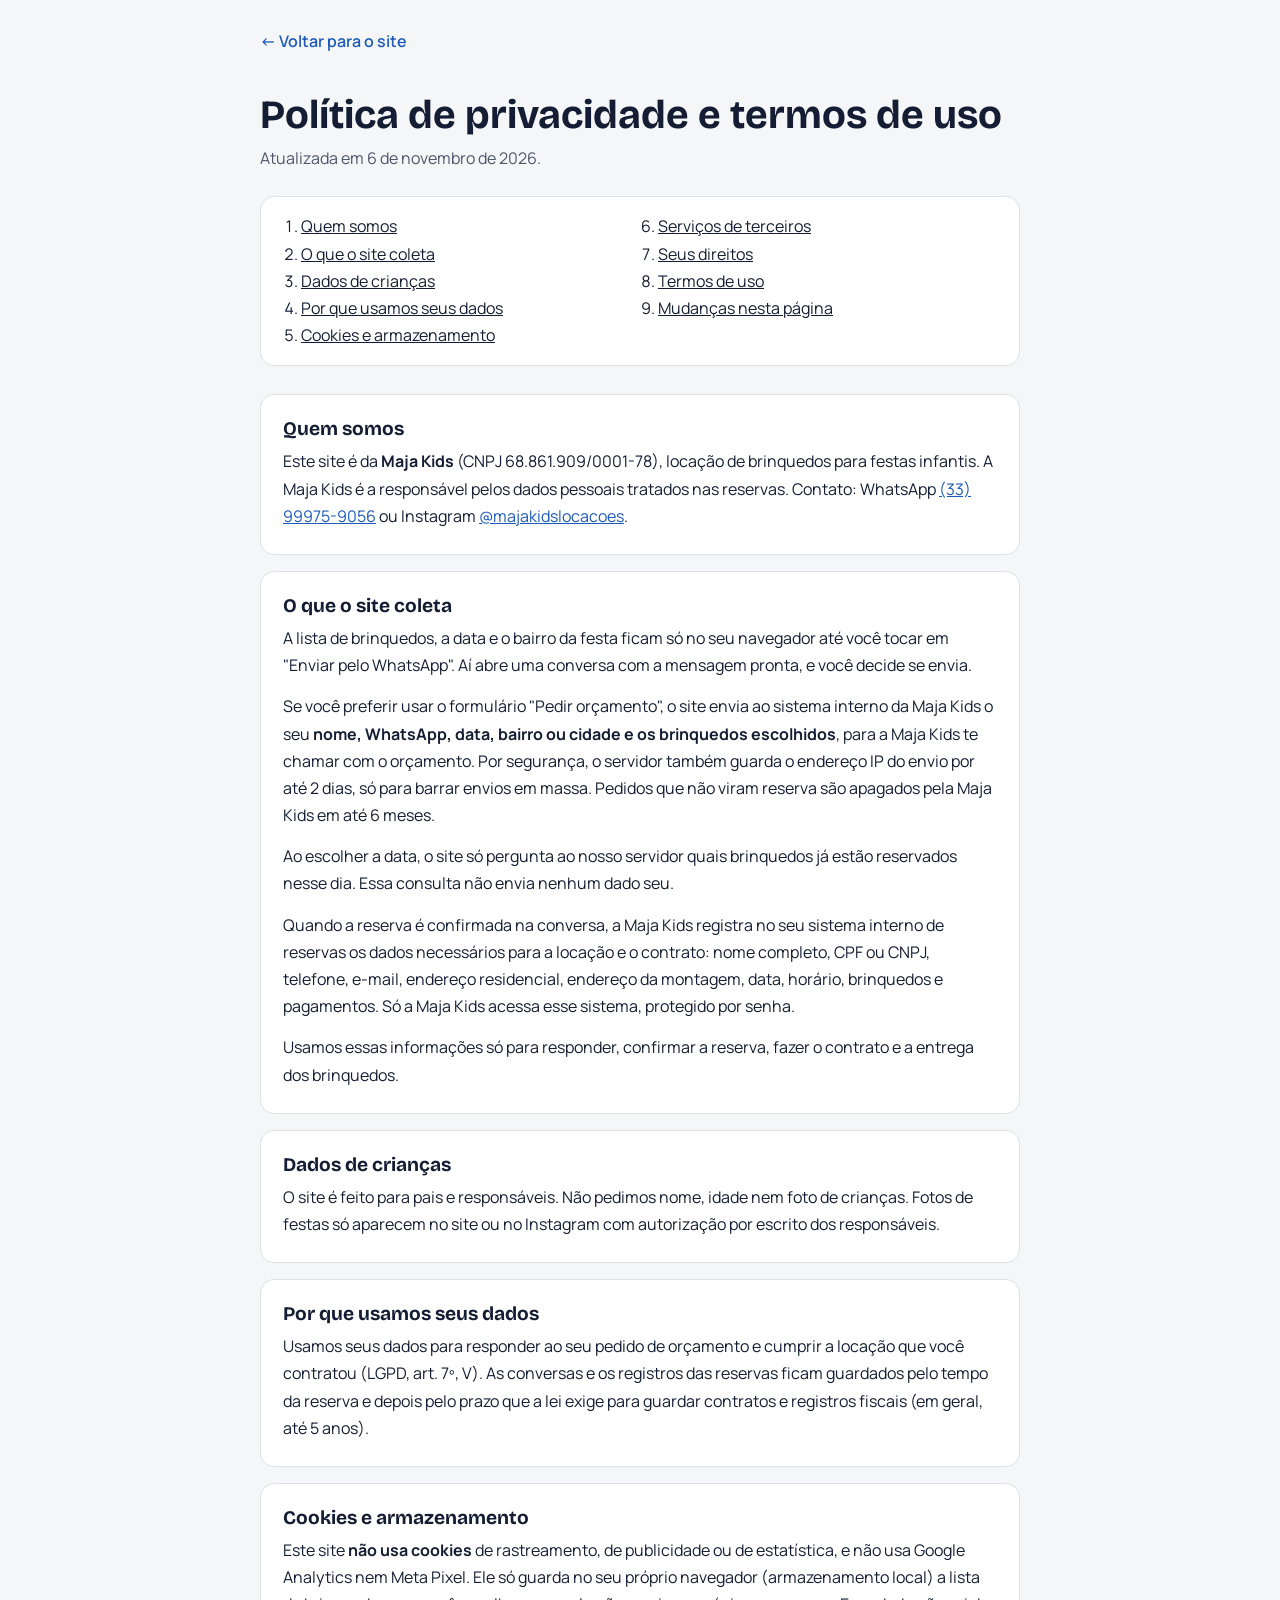
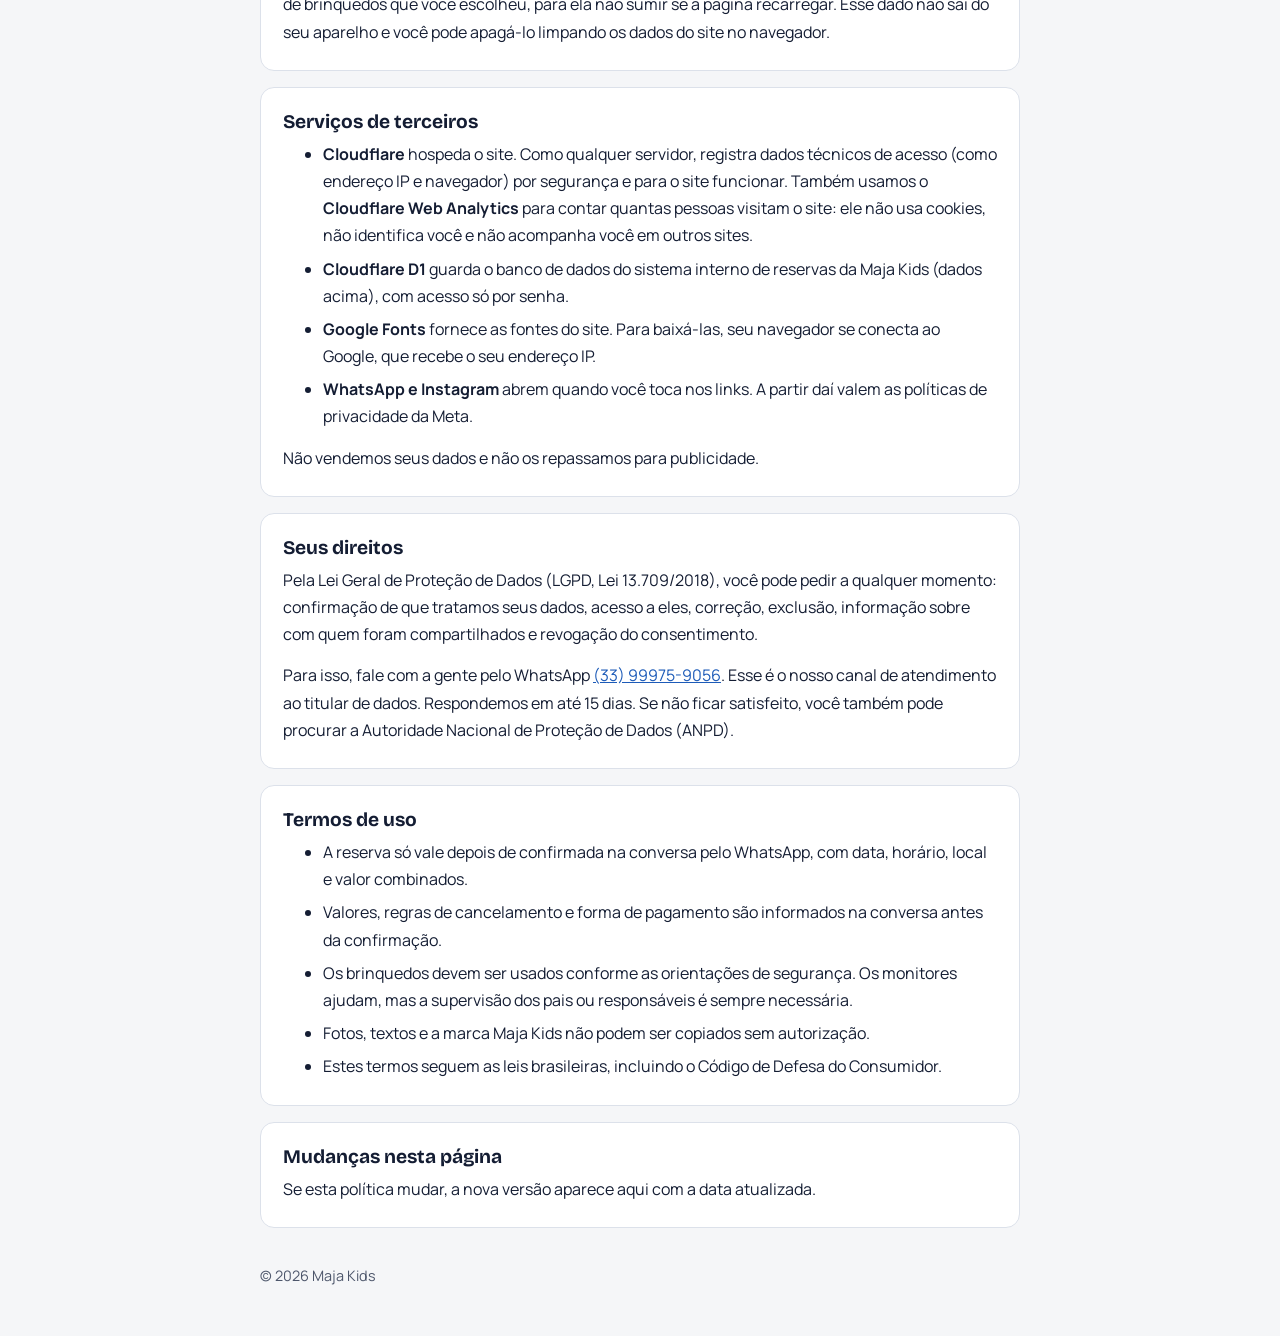
<file: public/privacidade.html>
<!doctype html>
<html lang="pt-BR">
<head>
<meta charset="utf-8">
<meta name="viewport" content="width=device-width, initial-scale=1">
<title>Política de privacidade e termos de uso · Maja Kids</title>
<meta name="robots" content="noindex">
<link rel="preconnect" href="https://fonts.googleapis.com">
<link rel="preconnect" href="https://fonts.gstatic.com" crossorigin>
<link href="https://fonts.googleapis.com/css2?family=Bricolage+Grotesque:opsz,wght@12..96,700&family=Manrope:wght@400;600&display=swap" rel="stylesheet">
<style>
:root{--bg:#F5F6F8;--card:#FFFFFF;--ink:#141D33;--muted:#4D566B;--accent:#1D5BB8;--line:#DCE1EA}
*{box-sizing:border-box}
body{margin:0;background:var(--bg);color:var(--ink);font:400 1rem/1.7 "Manrope",system-ui,sans-serif;-webkit-font-smoothing:antialiased}
.wrap{width:min(760px,100% - 32px);margin-inline:auto}
header{padding:28px 0 8px}
header a{color:var(--accent);font-weight:600;text-decoration:none}
header a:hover,header a:focus-visible{text-decoration:underline}
h1,h2{font-family:"Bricolage Grotesque",system-ui,sans-serif;line-height:1.2;color:var(--ink)}
h1{font-size:clamp(1.8rem,5vw,2.5rem);margin:28px 0 6px}
h2{font-size:1.2rem;margin:0 0 8px}
.upd{color:var(--muted);margin:0 0 24px}
nav{background:var(--card);border:1px solid var(--line);border-radius:14px;padding:16px 20px;margin-bottom:28px}
nav ol{margin:0;padding-left:20px;columns:2 220px}
nav a{color:var(--ink)}
section{background:var(--card);border:1px solid var(--line);border-radius:14px;padding:22px 22px 10px;margin-bottom:16px;scroll-margin-top:16px}
section p,section ul{margin:0 0 14px}
section li{margin-bottom:6px}
a{color:var(--accent)}
a:focus-visible{outline:2px solid var(--accent);outline-offset:2px;border-radius:3px}
footer{color:var(--muted);font-size:.9rem;padding:20px 0 48px}
</style>
</head>
<body>
<header class="wrap"><a href="./">← Voltar para o site</a></header>
<main class="wrap">
<h1>Política de privacidade e termos de uso</h1>
<p class="upd">Atualizada em 6 de novembro de 2026.</p>
<nav aria-label="Nesta página"><ol><li><a href="#s1">Quem somos</a></li><li><a href="#s2">O que o site coleta</a></li><li><a href="#s3">Dados de crianças</a></li><li><a href="#s4">Por que usamos seus dados</a></li><li><a href="#s5">Cookies e armazenamento</a></li><li><a href="#s6">Serviços de terceiros</a></li><li><a href="#s7">Seus direitos</a></li><li><a href="#s8">Termos de uso</a></li><li><a href="#s9">Mudanças nesta página</a></li></ol></nav>
<section id="s1"><h2>Quem somos</h2><p>Este site é da <b>Maja Kids</b> (CNPJ 68.861.909/0001-78), locação de brinquedos para festas infantis. A Maja Kids é a responsável pelos dados pessoais tratados nas reservas. Contato: WhatsApp <a href="https://wa.me/5533999759056">(33) 99975-9056</a> ou Instagram <a href="https://instagram.com/majakidslocacoes">@majakidslocacoes</a>.</p></section><section id="s2"><h2>O que o site coleta</h2><p>A lista de brinquedos, a data e o bairro da festa ficam só no seu navegador até você tocar em "Enviar pelo WhatsApp". Aí abre uma conversa com a mensagem pronta, e você decide se envia.</p><p>Se você preferir usar o formulário "Pedir orçamento", o site envia ao sistema interno da Maja Kids o seu <b>nome, WhatsApp, data, bairro ou cidade e os brinquedos escolhidos</b>, para a Maja Kids te chamar com o orçamento. Por segurança, o servidor também guarda o endereço IP do envio por até 2 dias, só para barrar envios em massa. Pedidos que não viram reserva são apagados pela Maja Kids em até 6 meses.</p><p>Ao escolher a data, o site só pergunta ao nosso servidor quais brinquedos já estão reservados nesse dia. Essa consulta não envia nenhum dado seu.</p><p>Quando a reserva é confirmada na conversa, a Maja Kids registra no seu sistema interno de reservas os dados necessários para a locação e o contrato: nome completo, CPF ou CNPJ, telefone, e-mail, endereço residencial, endereço da montagem, data, horário, brinquedos e pagamentos. Só a Maja Kids acessa esse sistema, protegido por senha.</p><p>Usamos essas informações só para responder, confirmar a reserva, fazer o contrato e a entrega dos brinquedos.</p></section><section id="s3"><h2>Dados de crianças</h2><p>O site é feito para pais e responsáveis. Não pedimos nome, idade nem foto de crianças. Fotos de festas só aparecem no site ou no Instagram com autorização por escrito dos responsáveis.</p></section><section id="s4"><h2>Por que usamos seus dados</h2><p>Usamos seus dados para responder ao seu pedido de orçamento e cumprir a locação que você contratou (LGPD, art. 7º, V). As conversas e os registros das reservas ficam guardados pelo tempo da reserva e depois pelo prazo que a lei exige para guardar contratos e registros fiscais (em geral, até 5 anos).</p></section><section id="s5"><h2>Cookies e armazenamento</h2><p>Este site <b>não usa cookies</b> de rastreamento, de publicidade ou de estatística, e não usa Google Analytics nem Meta Pixel. Ele só guarda no seu próprio navegador (armazenamento local) a lista de brinquedos que você escolheu, para ela não sumir se a página recarregar. Esse dado não sai do seu aparelho e você pode apagá-lo limpando os dados do site no navegador.</p></section><section id="s6"><h2>Serviços de terceiros</h2><ul><li><b>Cloudflare</b> hospeda o site. Como qualquer servidor, registra dados técnicos de acesso (como endereço IP e navegador) por segurança e para o site funcionar. Também usamos o <b>Cloudflare Web Analytics</b> para contar quantas pessoas visitam o site: ele não usa cookies, não identifica você e não acompanha você em outros sites.</li><li><b>Cloudflare D1</b> guarda o banco de dados do sistema interno de reservas da Maja Kids (dados acima), com acesso só por senha.</li><li><b>Google Fonts</b> fornece as fontes do site. Para baixá-las, seu navegador se conecta ao Google, que recebe o seu endereço IP.</li><li><b>WhatsApp e Instagram</b> abrem quando você toca nos links. A partir daí valem as políticas de privacidade da Meta.</li></ul><p>Não vendemos seus dados e não os repassamos para publicidade.</p></section><section id="s7"><h2>Seus direitos</h2><p>Pela Lei Geral de Proteção de Dados (LGPD, Lei 13.709/2018), você pode pedir a qualquer momento: confirmação de que tratamos seus dados, acesso a eles, correção, exclusão, informação sobre com quem foram compartilhados e revogação do consentimento.</p><p>Para isso, fale com a gente pelo WhatsApp <a href="https://wa.me/5533999759056">(33) 99975-9056</a>. Esse é o nosso canal de atendimento ao titular de dados. Respondemos em até 15 dias. Se não ficar satisfeito, você também pode procurar a Autoridade Nacional de Proteção de Dados (ANPD).</p></section><section id="s8"><h2>Termos de uso</h2><ul><li>A reserva só vale depois de confirmada na conversa pelo WhatsApp, com data, horário, local e valor combinados.</li><li>Valores, regras de cancelamento e forma de pagamento são informados na conversa antes da confirmação.</li><li>Os brinquedos devem ser usados conforme as orientações de segurança. Os monitores ajudam, mas a supervisão dos pais ou responsáveis é sempre necessária.</li><li>Fotos, textos e a marca Maja Kids não podem ser copiados sem autorização.</li><li>Estes termos seguem as leis brasileiras, incluindo o Código de Defesa do Consumidor.</li></ul></section><section id="s9"><h2>Mudanças nesta página</h2><p>Se esta política mudar, a nova versão aparece aqui com a data atualizada.</p></section>
</main>
<footer class="wrap">© 2026 Maja Kids</footer>
</body>
</html>
</file>
